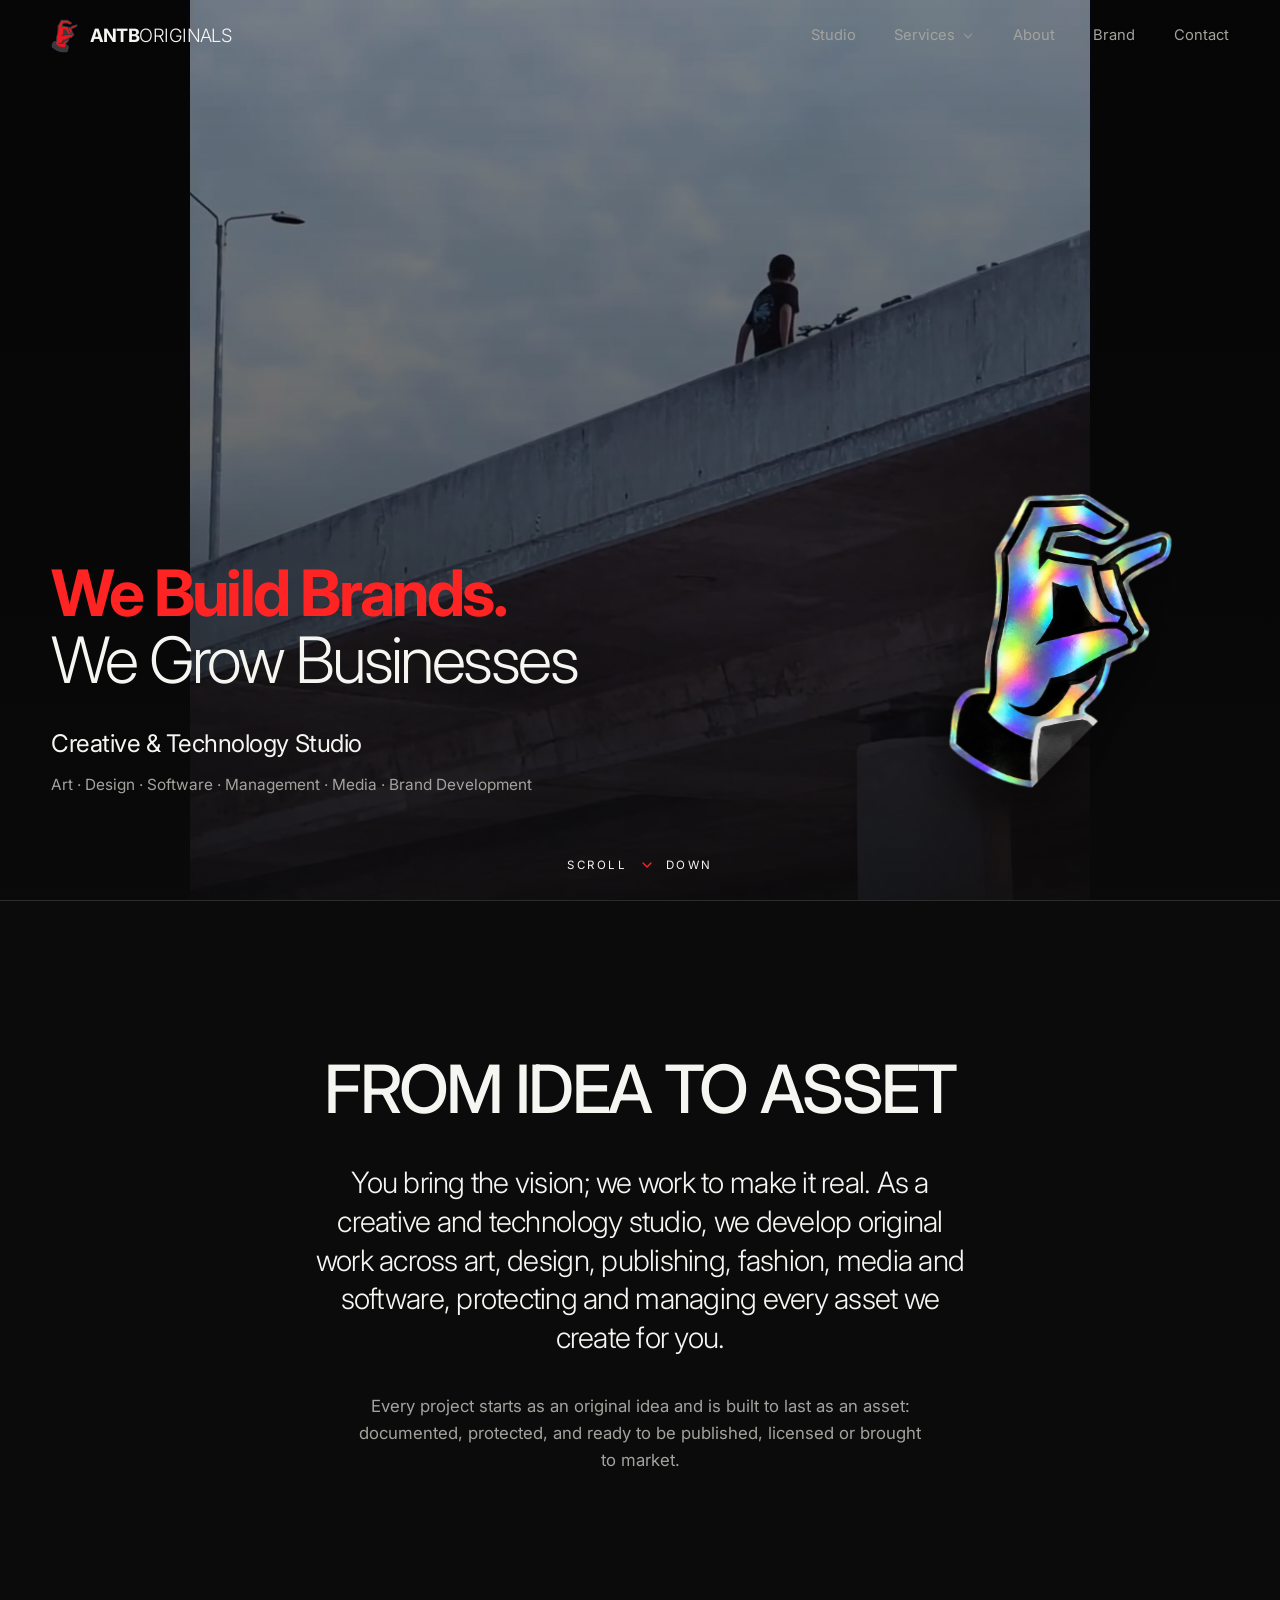
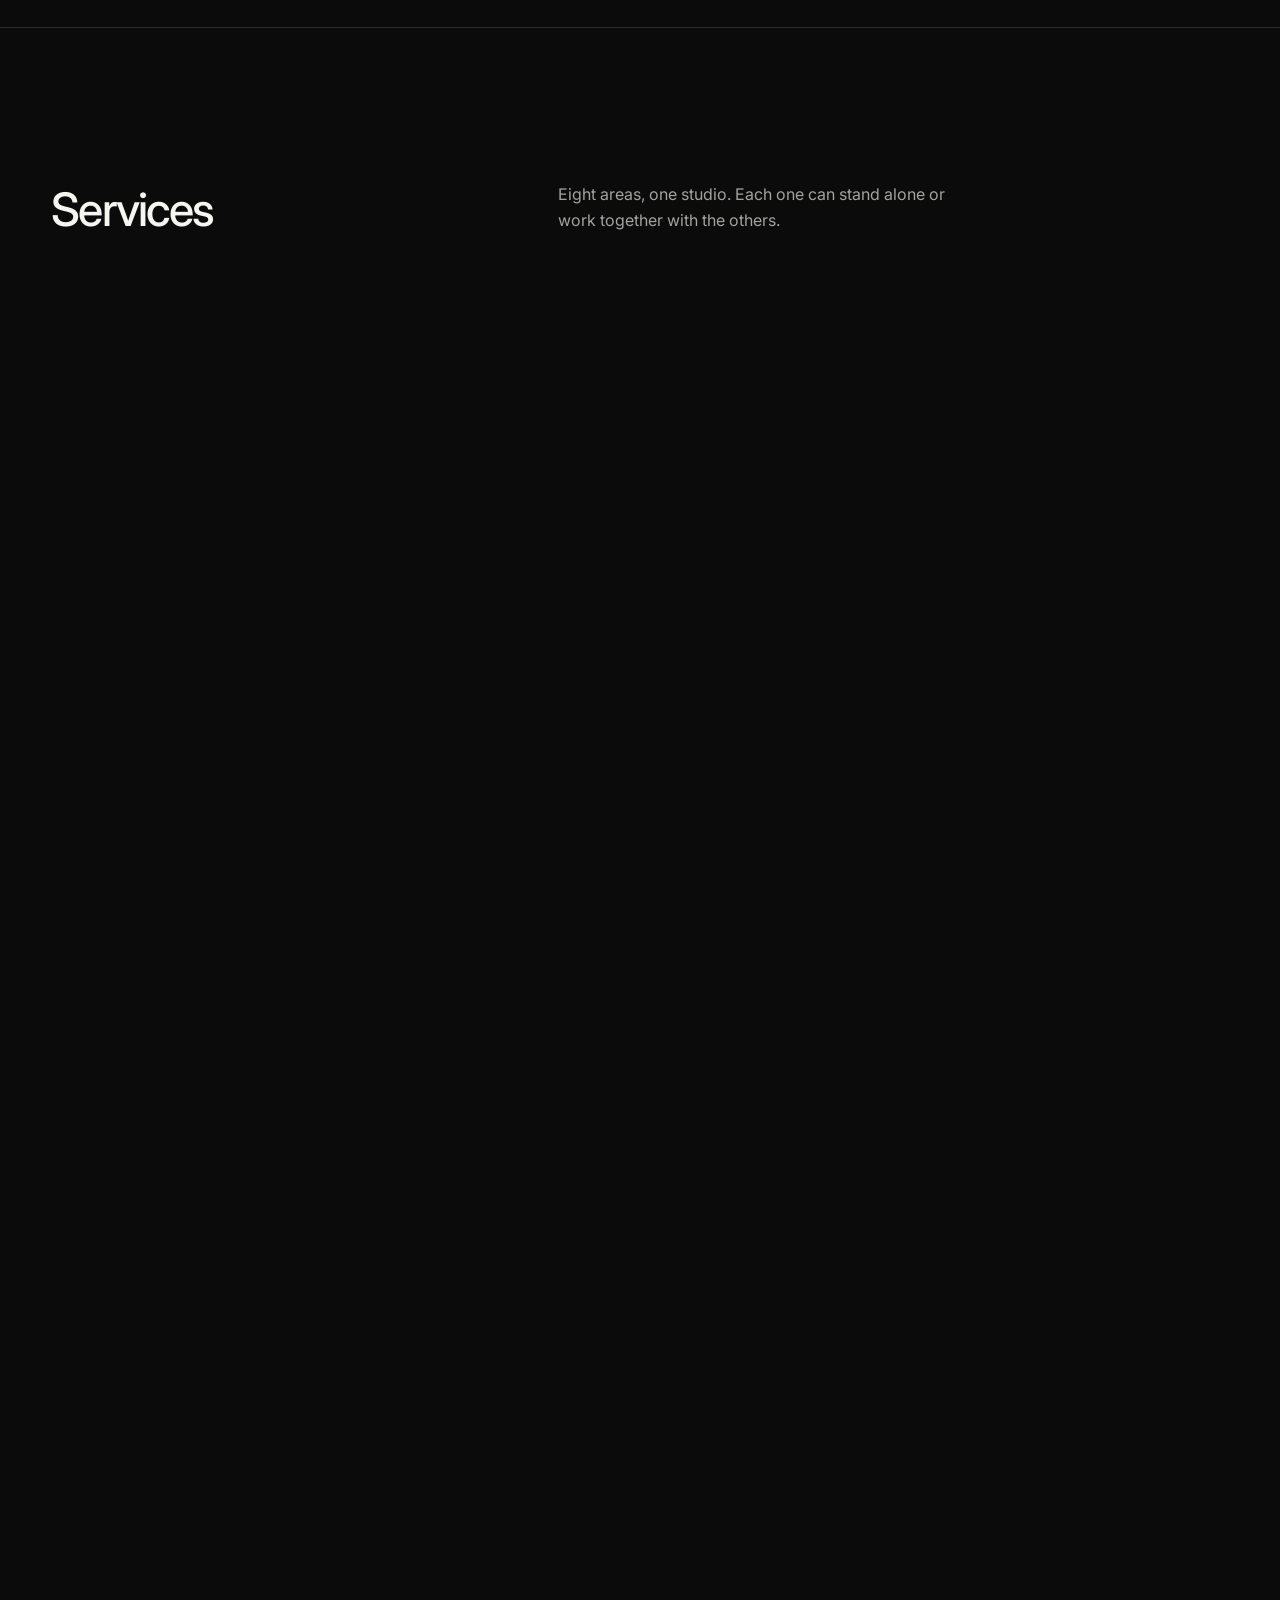
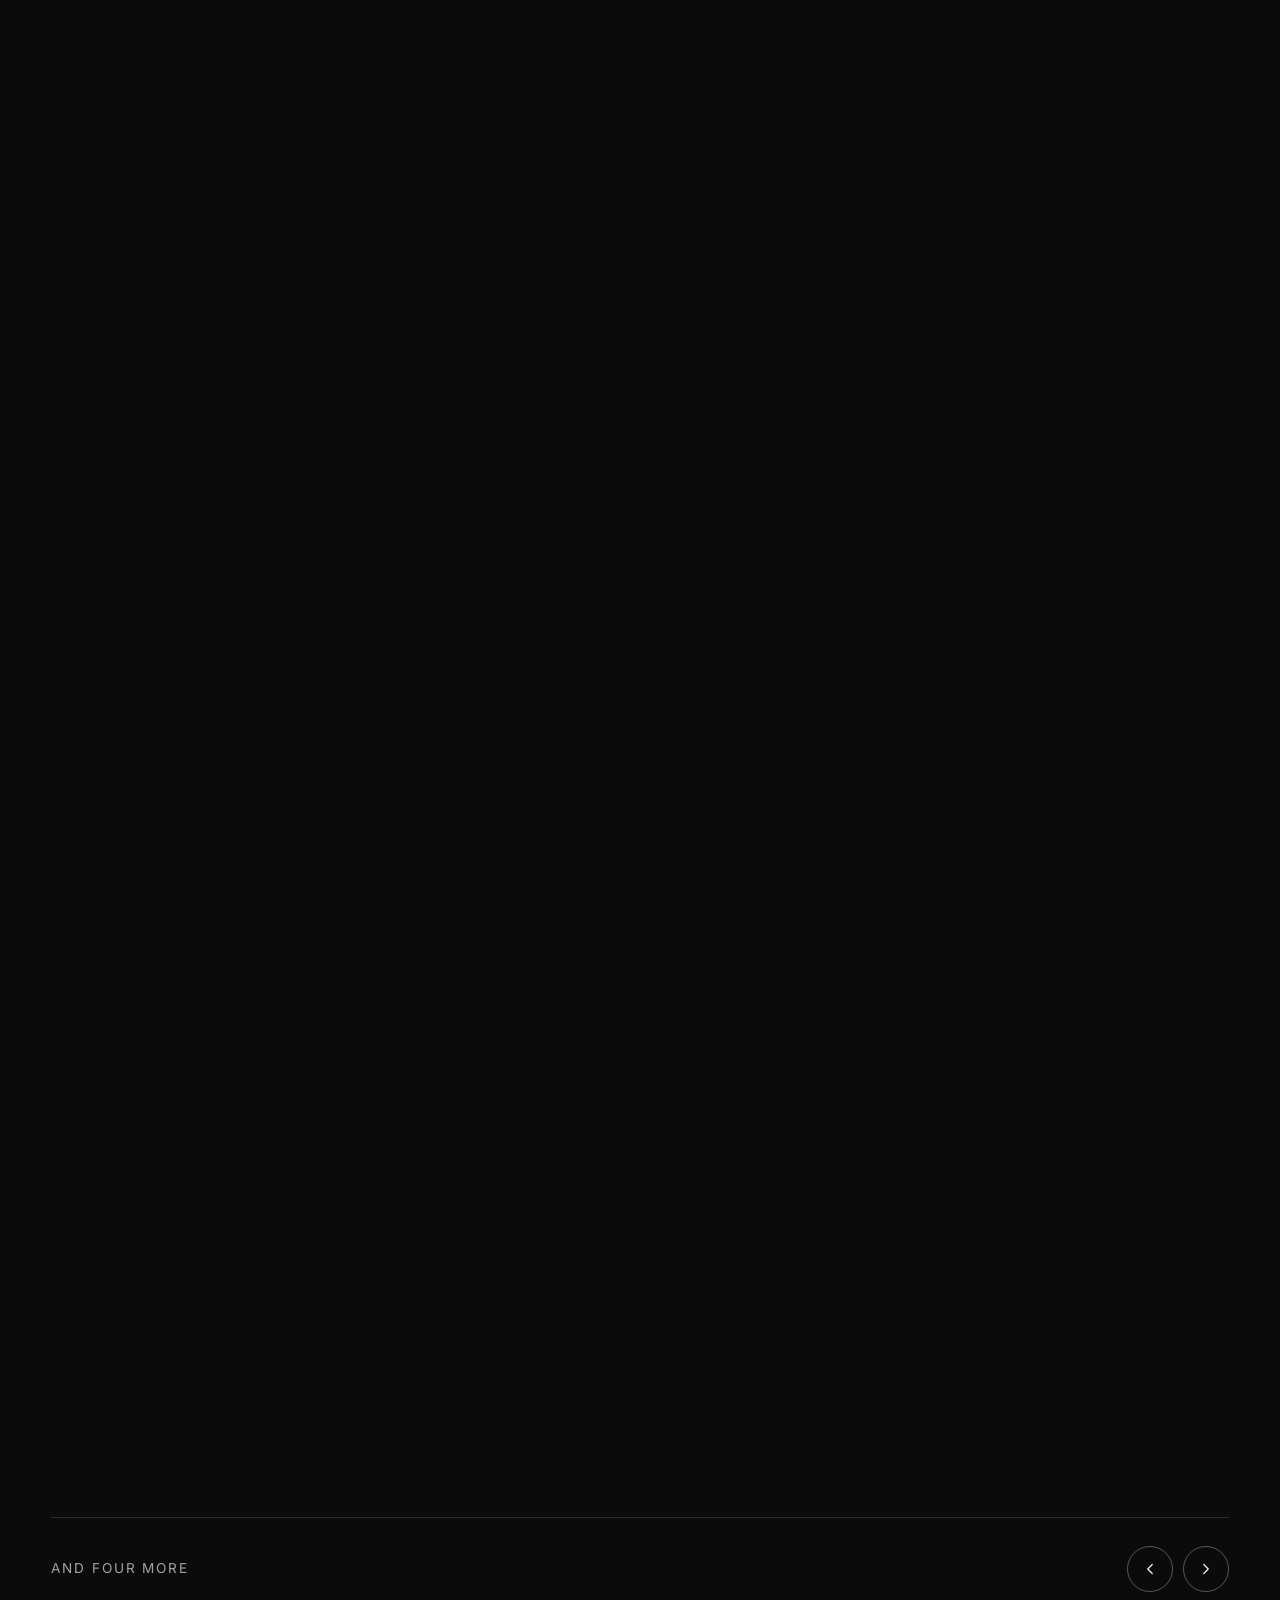
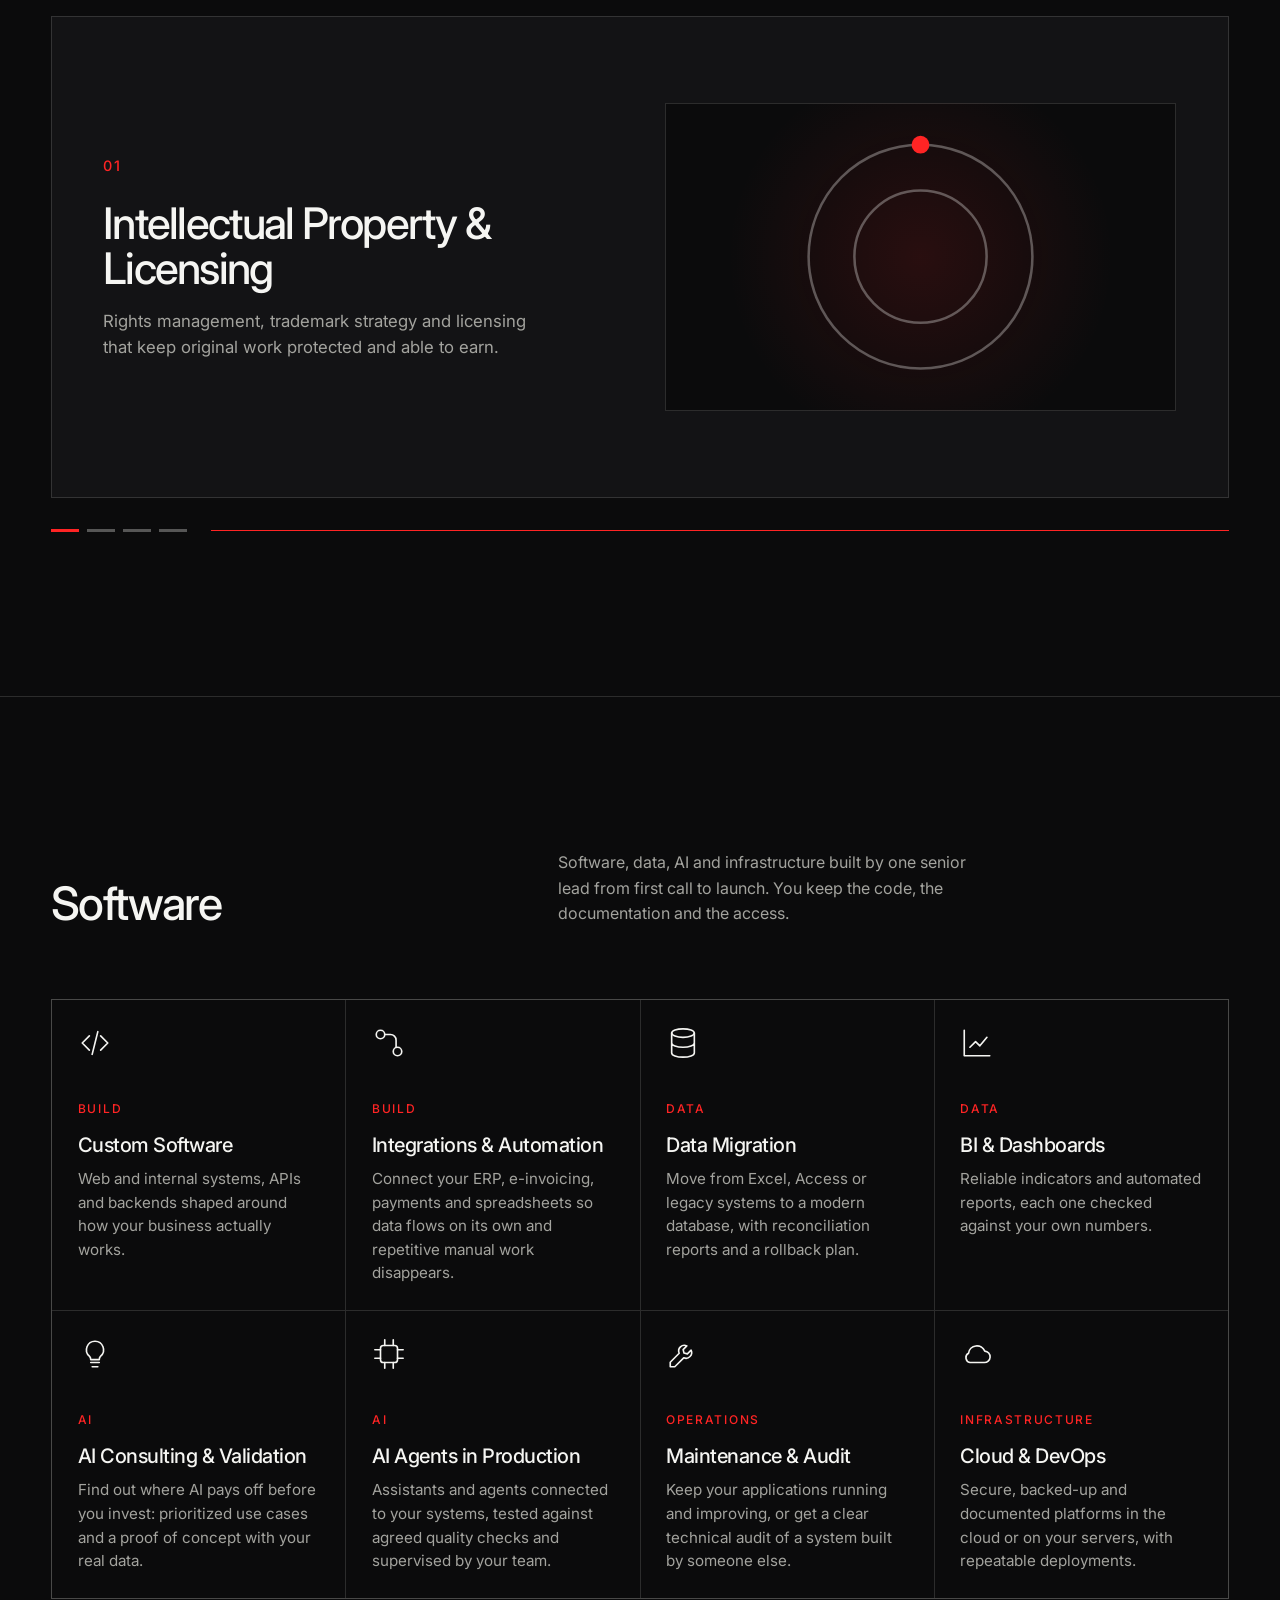
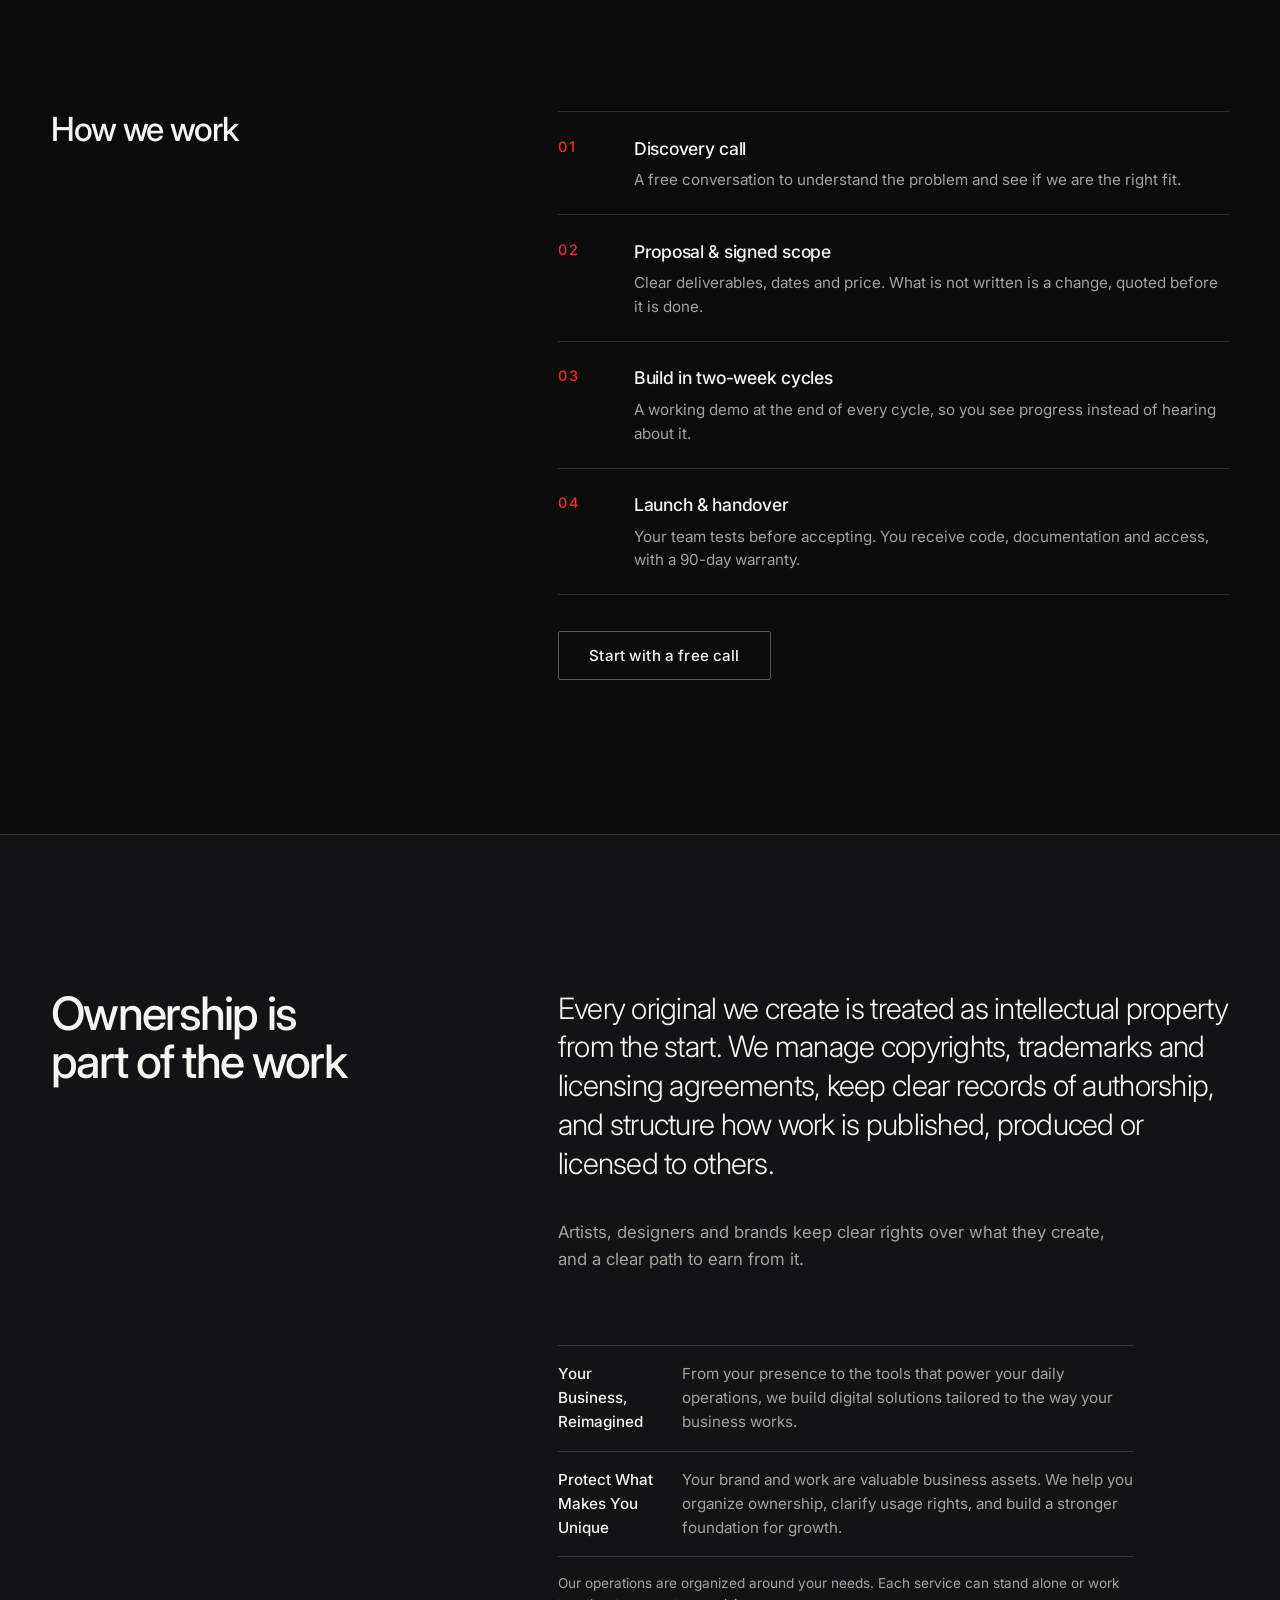
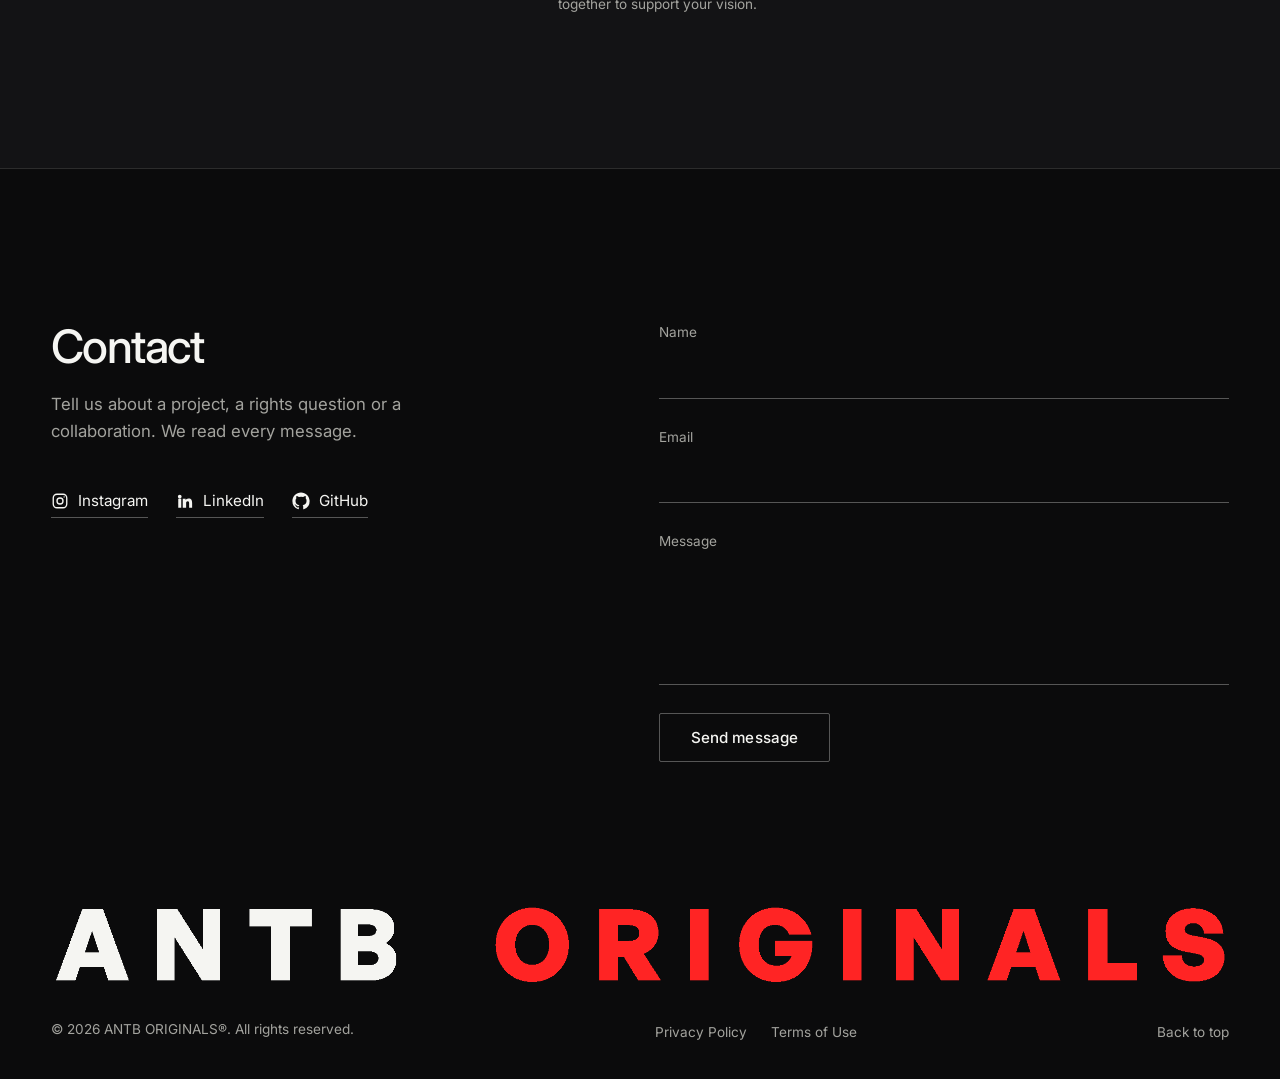
<file: antboriginals/index.html>
<!DOCTYPE html>
<html lang="en">
<head>
  <meta charset="utf-8">
  <meta name="viewport" content="width=device-width, initial-scale=1, viewport-fit=cover">
  <title>ANTB ORIGINALS — Creative &amp; Technology Studio</title>
  <meta name="description" content="ANTB ORIGINALS® is a creative and technology studio working across art, design, publishing, media, brand development and custom software.">
  <meta name="theme-color" content="#0b0b0c">
  <meta name="color-scheme" content="dark">
  <meta name="robots" content="index, follow">

  <link rel="canonical" href="https://antboriginals.com/">

  <meta property="og:type" content="website">
  <meta property="og:url" content="https://antboriginals.com/">
  <meta property="og:site_name" content="ANTB ORIGINALS">
  <meta property="og:locale" content="en_US">
  <meta property="og:title" content="ANTB ORIGINALS — Creative &amp; Technology Studio">
  <meta property="og:description" content="Original work across art, design, publishing, media, brand development and software, with intellectual property managed from the start.">
  <meta property="og:image" content="https://antboriginals.com/assets/og-image.jpg">
  <meta property="og:image:width" content="1200">
  <meta property="og:image:height" content="630">
  <meta property="og:image:alt" content="ANTB ORIGINALS®. Built beyond the expected.">

  <meta name="twitter:card" content="summary_large_image">
  <meta name="twitter:title" content="ANTB ORIGINALS — Creative &amp; Technology Studio">
  <meta name="twitter:description" content="Original work across art, design, publishing, media, brand development and software, with intellectual property managed from the start.">
  <meta name="twitter:image" content="https://antboriginals.com/assets/og-image.jpg">

  <link rel="icon" type="image/png" href="assets/favicon.png">
  <link rel="apple-touch-icon" href="assets/favicon.png">

  <link rel="preconnect" href="https://fonts.googleapis.com">
  <link rel="preconnect" href="https://fonts.gstatic.com" crossorigin>
  <link href="https://fonts.googleapis.com/css2?family=Inter:wght@300;400;500;600;700&display=swap" rel="stylesheet">
  <link rel="stylesheet" href="css/style.css?v=4">

  <script>if ('noModule' in HTMLScriptElement.prototype) document.documentElement.classList.add('js');</script>

  <script type="application/ld+json">
  {
    "@context": "https://schema.org",
    "@type": "Organization",
    "name": "ANTB ORIGINALS",
    "alternateName": "ANTB ORIGINALS®",
    "url": "https://antboriginals.com/",
    "logo": "https://antboriginals.com/assets/favicon.png",
    "description": "Creative and technology studio working across art, design, publishing, media, brand development and custom software.",
    "email": "ltinoco@antboriginals.com",
    "sameAs": [
      "https://www.instagram.com/antboriginals/",
      "https://www.linkedin.com/company/antb-originals/",
      "https://github.com/ANTBORIGINALS/"
    ]
  }
  </script>
</head>
<body id="top">
  <a class="skip-link" href="#studio">Skip to content</a>

  <header class="nav" id="nav">
    <div class="nav__inner">
      <a class="nav__logo" href="#top" aria-label="ANTB ORIGINALS®, back to top">
        <img src="assets/hand-mark.png" alt="" width="735" height="920">
        <span><b>ANTB</b>ORIGINALS</span>
      </a>

      <button class="nav__toggle" id="navToggle" type="button" aria-expanded="false" aria-controls="navLinks" aria-label="Open menu">
        <span></span><span></span>
      </button>

      <nav class="nav__links" id="navLinks" aria-label="Primary">
        <a href="#studio">Studio</a>
        <div class="nav__dropdown">
          <button class="nav__dropdown-toggle" type="button" aria-expanded="false" aria-controls="servicesMenu">
            Services
            <svg viewBox="0 0 24 24" aria-hidden="true"><path d="M6 9l6 6 6-6"/></svg>
          </button>
          <div class="nav__menu" id="servicesMenu">
            <a href="#services">Creative</a>
            <a href="#software">Software</a>
          </div>
        </div>
        <a href="#about">About</a>
        <a href="brand-manual.html">Brand</a>
        <a href="#contact">Contact</a>
      </nav>
    </div>
  </header>

  <main>
    <div class="sticker" id="sticker">
      <div class="sticker__fx" id="stickerFx">
        <div class="sticker__body">
          <img class="sticker__img" src="assets/sticker-holo.webp" alt="" width="900" height="900" draggable="false">
          <img class="sticker__flap" src="assets/sticker-holo.webp" alt="" width="900" height="900" draggable="false">
        </div>
      </div>
      <div class="v3-cube-loader" aria-hidden="true"><span class="v3-cube" style="--i:0"></span><span class="v3-cube" style="--i:1"></span><span class="v3-cube" style="--i:2"></span><span class="v3-cube" style="--i:3"></span><span class="v3-cube" style="--i:4"></span><span class="v3-cube" style="--i:5"></span><span class="v3-cube" style="--i:6"></span><span class="v3-cube" style="--i:7"></span><span class="v3-cube" style="--i:8"></span><span class="v3-cube" style="--i:9"></span><span class="v3-cube" style="--i:10"></span></div>
    </div>

    <section class="hero" aria-labelledby="heroTitle">
      <video class="hero__video" autoplay muted loop playsinline preload="auto" poster="assets/hero-poster.jpg" aria-hidden="true">
        <source src="assets/hero-background.mp4" type="video/mp4">
      </video>
      <div class="hero__scrim" aria-hidden="true"></div>

      <div class="container hero__grid">
        <div class="hero__copy">
          <h1 class="hero__title" id="heroTitle"><span class="hero__line"><span class="text-red">We Build Brands.</span></span><span class="hero__line">We Grow Businesses</span></h1>
          <p class="hero__subtitle">Creative &amp; Technology Studio</p>
          <p class="hero__areas">Art&nbsp;· Design&nbsp;· Software&nbsp;· Management&nbsp;· Media&nbsp;· Brand&nbsp;Development</p>
        </div>
        <div class="hero__mark" id="stickerSlot" aria-hidden="true"></div>
      </div>
      <a class="hero__scroll" href="#studio" aria-label="Scroll down">
        <span>Scroll</span>
        <svg viewBox="0 0 24 24" aria-hidden="true"><path d="M6 9l6 6 6-6"/></svg>
        <span>Down</span>
      </a>
    </section>

    <section class="section studio" id="studio" aria-labelledby="studioTitle">
      <div class="container studio__grid">
        <span class="loader-slot" id="loaderSlot" aria-hidden="true"></span>
        <div class="studio__text">
          <h2 class="section__title" id="studioTitle" data-reveal>FROM IDEA TO ASSET</h2>
          <p class="lead" data-reveal>You bring the vision; we work to make it real. As a creative and technology studio, we develop original work across art, design, publishing, fashion, media and software, protecting and managing every asset we create for you.</p>
          <p class="text-muted" data-reveal>Every project starts as an original idea and is built to last as an asset: documented, protected, and ready to be published, licensed or brought to market.</p>
        </div>
        <div class="loader-slot loader-slot--clone" aria-hidden="true"><div class="v3-cube-loader"><span class="v3-cube" style="--i:0"></span><span class="v3-cube" style="--i:1"></span><span class="v3-cube" style="--i:2"></span><span class="v3-cube" style="--i:3"></span><span class="v3-cube" style="--i:4"></span><span class="v3-cube" style="--i:5"></span><span class="v3-cube" style="--i:6"></span><span class="v3-cube" style="--i:7"></span><span class="v3-cube" style="--i:8"></span><span class="v3-cube" style="--i:9"></span><span class="v3-cube" style="--i:10"></span></div></div>
      </div>
    </section>

    <section class="section" id="services" aria-labelledby="servicesTitle">
      <div class="container">
        <div class="section__head">
          <h2 class="section__title" id="servicesTitle" data-reveal>Services</h2>
          <p class="text-muted section__intro" data-reveal>Eight areas, one studio. Each one can stand alone or work together with the others.</p>
        </div>

        <div class="svc-stage" id="svcStage">
          <div class="svc-sticky">
            <div class="svc-labels"><span class="svc-label" aria-hidden="true">Art &amp; Design</span><span class="svc-label" aria-hidden="true">Publishing &amp; Editorial</span><span class="svc-label" aria-hidden="true">Fashion</span><span class="svc-label" aria-hidden="true">Media &amp; Content</span></div>
            <ol class="svc-tiles">
            <li class="svc-tile">
              <div class="svc-tile__media">
                <video class="svc-video" muted loop playsinline preload="none" poster="assets/service-art-design-poster.jpg" data-src="assets/service-art-design.mp4" aria-hidden="true"></video>
                <span class="svc-tile__veil" aria-hidden="true"></span>
              </div>
              <p class="svc-tile__cap"><strong>Art &amp; Design</strong><span>Original artwork, illustration and visual design, made as distinctive pieces that stand alone or carry a brand.</span></p>
            </li>
            <li class="svc-tile">
              <div class="svc-tile__media">
                <video class="svc-video" muted loop playsinline preload="none" poster="assets/service-publishing-poster.jpg" data-src="assets/service-publishing.mp4" aria-hidden="true"></video>
                <span class="svc-tile__veil" aria-hidden="true"></span>
              </div>
              <p class="svc-tile__cap"><strong>Publishing &amp; Editorial</strong><span>Books, editorial projects and printed matter, from first concept and writing through layout and distribution.</span></p>
            </li>
            <li class="svc-tile">
              <div class="svc-tile__media">
                <video class="svc-video" muted loop playsinline preload="none" poster="assets/service-fashion-poster.jpg" data-src="assets/service-fashion.mp4" aria-hidden="true"></video>
                <span class="svc-tile__veil" aria-hidden="true"></span>
              </div>
              <p class="svc-tile__cap"><strong>Fashion</strong><span>Apparel and collections designed as complete lines, from the first sketch to labels, fit and presentation.</span></p>
            </li>
            <li class="svc-tile">
              <div class="svc-tile__media">
                <video class="svc-video" muted loop playsinline preload="none" poster="assets/service-media-poster.jpg" data-src="assets/service-media.mp4" aria-hidden="true"></video>
                <span class="svc-tile__veil" aria-hidden="true"></span>
              </div>
              <p class="svc-tile__cap"><strong>Media &amp; Content</strong><span>Photography, video and digital content produced with one consistent voice across every channel.</span></p>
            </li>
            </ol>
          </div>
        </div>

        <div class="slider" id="svcSlider" role="region" aria-roledescription="carousel" aria-label="More services">
          <div class="slider__head">
            <p class="slider__kicker">And four more</p>
            <div class="slider__ctrl">
              <button type="button" class="slider__btn" data-dir="-1" aria-label="Previous service"><svg viewBox="0 0 24 24" aria-hidden="true"><path d="M15 6l-6 6 6 6"/></svg></button>
              <button type="button" class="slider__btn" data-dir="1" aria-label="Next service"><svg viewBox="0 0 24 24" aria-hidden="true"><path d="M9 6l6 6-6 6"/></svg></button>
            </div>
          </div>
          <div class="slider__viewport" tabindex="0">
            <ul class="slider__track">
              <li class="slide" role="group" aria-roledescription="slide" aria-label="1 of 4">
                <div class="slide__copy"><span class="slide__num">01</span><h3>Intellectual Property &amp; Licensing</h3><p>Rights management, trademark strategy and licensing that keep original work protected and able to earn.</p></div>
                <div class="slide__art" aria-hidden="true"><svg viewBox="0 0 200 120"><circle class="a-ring" cx="100" cy="60" r="26"/><circle class="a-ring" cx="100" cy="60" r="44"/><g class="a-orbit"><circle class="a-fill" cx="100" cy="16" r="3.5"/></g></svg></div>
              </li>
              <li class="slide" role="group" aria-roledescription="slide" aria-label="2 of 4">
                <div class="slide__copy"><span class="slide__num">02</span><h3>Business &amp; Operations</h3><p>The structure behind the work: planning, administration and management that keep creative projects moving.</p></div>
                <div class="slide__art" aria-hidden="true"><svg viewBox="0 0 200 120"><g class="a-bars"><rect x="58" y="30" width="12" height="76"/><rect x="78" y="30" width="12" height="76"/><rect x="98" y="30" width="12" height="76"/><rect x="118" y="30" width="12" height="76"/><rect class="a-hot" x="138" y="30" width="12" height="76"/></g></svg></div>
              </li>
              <li class="slide" role="group" aria-roledescription="slide" aria-label="3 of 4">
                <div class="slide__copy"><span class="slide__num">03</span><h3>Marketing &amp; Communications</h3><p>Campaigns, messaging and public communications planned around what a brand needs to say, and to whom.</p></div>
                <div class="slide__art" aria-hidden="true"><svg viewBox="0 0 200 120"><g class="a-wave"><line x1="52" y1="34" x2="52" y2="86"/><line x1="64" y1="34" x2="64" y2="86"/><line x1="76" y1="34" x2="76" y2="86"/><line x1="88" y1="34" x2="88" y2="86"/><line x1="100" y1="34" x2="100" y2="86"/><line x1="112" y1="34" x2="112" y2="86"/><line x1="124" y1="34" x2="124" y2="86"/><line x1="136" y1="34" x2="136" y2="86"/><line x1="148" y1="34" x2="148" y2="86"/></g></svg></div>
              </li>
              <li class="slide" role="group" aria-roledescription="slide" aria-label="4 of 4">
                <div class="slide__copy"><span class="slide__num">04</span><h3>Brand Development</h3><p>Naming, identity systems and brand guidelines that give a business a clear and lasting presence.</p></div>
                <div class="slide__art" aria-hidden="true"><svg viewBox="0 0 200 120"><g class="a-cube"><path d="M100 18l36 20v44l-36 20-36-20V38z"/><path d="M64 38l36 20 36-20M100 58v44"/></g></svg></div>
              </li>
            </ul>
          </div>
          <div class="slider__foot">
            <div class="slider__dots"><button type="button" aria-label="Go to slide 1"></button><button type="button" aria-label="Go to slide 2"></button><button type="button" aria-label="Go to slide 3"></button><button type="button" aria-label="Go to slide 4"></button></div>
            <span class="slider__bar" aria-hidden="true"><i></i></span>
          </div>
        </div>
      </div>
    </section>

    <section class="section software" id="software" aria-labelledby="softwareTitle">
      <div class="container">
        <div class="section__head">
          <h2 class="section__title" id="softwareTitle" data-reveal>Software</h2>
          <p class="text-muted section__intro" data-reveal>Software, data, AI and infrastructure built by one senior lead from first call to launch. You keep the code, the documentation and the access.</p>
        </div>

        <ul class="grid software__grid">
          <li class="card" data-reveal>
            <svg viewBox="0 0 24 24" aria-hidden="true"><path d="M8 7l-5 5 5 5M16 7l5 5-5 5M14 4l-4 16"/></svg>
            <div>
              <p class="card__kicker">Build</p>
              <h3>Custom Software</h3>
              <p>Web and internal systems, APIs and backends shaped around how your business actually works.</p>
            </div>
          </li>
          <li class="card" data-reveal>
            <svg viewBox="0 0 24 24" aria-hidden="true"><circle cx="6" cy="6" r="3"/><circle cx="18" cy="18" r="3"/><path d="M9 6h4a4 4 0 0 1 4 4v5"/></svg>
            <div>
              <p class="card__kicker">Build</p>
              <h3>Integrations &amp; Automation</h3>
              <p>Connect your ERP, e-invoicing, payments and spreadsheets so data flows on its own and repetitive manual work disappears.</p>
            </div>
          </li>
          <li class="card" data-reveal>
            <svg viewBox="0 0 24 24" aria-hidden="true"><ellipse cx="12" cy="5" rx="8" ry="3"/><path d="M4 5v14c0 1.7 3.6 3 8 3s8-1.3 8-3V5M4 12c0 1.7 3.6 3 8 3s8-1.3 8-3"/></svg>
            <div>
              <p class="card__kicker">Data</p>
              <h3>Data Migration</h3>
              <p>Move from Excel, Access or legacy systems to a modern database, with reconciliation reports and a rollback plan.</p>
            </div>
          </li>
          <li class="card" data-reveal>
            <svg viewBox="0 0 24 24" aria-hidden="true"><path d="M3 3v18h18M7 15l4-4 3 3 5-6"/></svg>
            <div>
              <p class="card__kicker">Data</p>
              <h3>BI &amp; Dashboards</h3>
              <p>Reliable indicators and automated reports, each one checked against your own numbers.</p>
            </div>
          </li>
          <li class="card" data-reveal>
            <svg viewBox="0 0 24 24" aria-hidden="true"><path d="M9 18h6M10 21h4M12 3a6 6 0 0 0-4 10.5c.7.7 1 1.5 1 2.5h6c0-1 .3-1.8 1-2.5A6 6 0 0 0 12 3z"/></svg>
            <div>
              <p class="card__kicker">AI</p>
              <h3>AI Consulting &amp; Validation</h3>
              <p>Find out where AI pays off before you invest: prioritized use cases and a proof of concept with your real data.</p>
            </div>
          </li>
          <li class="card" data-reveal>
            <svg viewBox="0 0 24 24" aria-hidden="true"><rect x="6" y="6" width="12" height="12" rx="2"/><path d="M9 2v4M15 2v4M9 18v4M15 18v4M2 9h4M2 15h4M18 9h4M18 15h4"/></svg>
            <div>
              <p class="card__kicker">AI</p>
              <h3>AI Agents in Production</h3>
              <p>Assistants and agents connected to your systems, tested against agreed quality checks and supervised by your team.</p>
            </div>
          </li>
          <li class="card" data-reveal>
            <svg viewBox="0 0 24 24" aria-hidden="true"><path d="M14.7 6.3a4 4 0 0 0-5.4 5.2L3 17.8V21h3.2l6.3-6.3a4 4 0 0 0 5.2-5.4l-2.6 2.6-2.4-.6-.6-2.4z"/></svg>
            <div>
              <p class="card__kicker">Operations</p>
              <h3>Maintenance &amp; Audit</h3>
              <p>Keep your applications running and improving, or get a clear technical audit of a system built by someone else.</p>
            </div>
          </li>
          <li class="card" data-reveal>
            <svg viewBox="0 0 24 24" aria-hidden="true"><path d="M7 18h10a4 4 0 0 0 .5-8 6 6 0 0 0-11.5 1.5A3.5 3.5 0 0 0 7 18z"/></svg>
            <div>
              <p class="card__kicker">Infrastructure</p>
              <h3>Cloud &amp; DevOps</h3>
              <p>Secure, backed-up and documented platforms in the cloud or on your servers, with repeatable deployments.</p>
            </div>
          </li>
        </ul>

        <div class="split software__how">
          <h3 class="software__subtitle" data-reveal>How we work</h3>
          <div class="split__body" data-reveal>
            <ol class="software__steps">
              <li><span>01</span><div><strong>Discovery call</strong><p>A free conversation to understand the problem and see if we are the right fit.</p></div></li>
              <li><span>02</span><div><strong>Proposal &amp; signed scope</strong><p>Clear deliverables, dates and price. What is not written is a change, quoted before it is done.</p></div></li>
              <li><span>03</span><div><strong>Build in two-week cycles</strong><p>A working demo at the end of every cycle, so you see progress instead of hearing about it.</p></div></li>
              <li><span>04</span><div><strong>Launch &amp; handover</strong><p>Your team tests before accepting. You receive code, documentation and access, with a 90-day warranty.</p></div></li>
            </ol>
            <a class="btn software__cta" href="#contact">Start with a free call</a>
          </div>
        </div>
      </div>
    </section>

    <section class="section section--surface" id="about" aria-labelledby="aboutTitle">
      <div class="container split">
        <h2 class="section__title" id="aboutTitle" data-reveal>Ownership is part of the work</h2>
        <div class="split__body" data-reveal>
          <p class="lead">Every original we create is treated as intellectual property from the start. We manage copyrights, trademarks and licensing agreements, keep clear records of authorship, and structure how work is published, produced or licensed to others.</p>
          <p class="text-muted">Artists, designers and brands keep clear rights over what they create, and a clear path to earn from it.</p>

          <dl class="note">
            <div>
              <dt>Your Business, Reimagined</dt>
              <dd>From your presence to the tools that power your daily operations, we build digital solutions tailored to the way your business works.</dd>
            </div>
            <div>
              <dt>Protect What Makes You Unique</dt>
              <dd>Your brand and work are valuable business assets. We help you organize ownership, clarify usage rights, and build a stronger foundation for growth.</dd>
            </div>
          </dl>
          <p class="note__caption">Our operations are organized around your needs. Each service can stand alone or work together to support your vision.</p>
        </div>
      </div>
    </section>
  </main>

  <footer class="footer" id="contact" aria-labelledby="contactTitle">
    <div class="container split footer__top">
      <div data-reveal>
        <h2 class="section__title" id="contactTitle">Contact</h2>
        <p class="text-muted footer__intro">Tell us about a project, a rights question or a collaboration. We read every message.</p>
        <ul class="social">
          <li><a href="https://www.instagram.com/antboriginals/" target="_blank" rel="noopener"><svg width="18" height="18" viewBox="0 0 24 24" fill="none" stroke="currentColor" stroke-width="1.8" aria-hidden="true"><rect x="3" y="3" width="18" height="18" rx="5"/><circle cx="12" cy="12" r="4"/><circle cx="17.5" cy="6.5" r="0.9" fill="currentColor" stroke="none"/></svg><span>Instagram</span></a></li>
          <li><a href="https://www.linkedin.com/company/antb-originals/" target="_blank" rel="noopener"><svg width="18" height="18" viewBox="0 0 24 24" fill="currentColor" aria-hidden="true"><path d="M4.98 3.5a2.5 2.5 0 1 1 0 5 2.5 2.5 0 0 1 0-5zM3 9h4v12H3zM9 9h3.8v1.7h.1c.5-1 1.8-2 3.8-2 4 0 4.8 2.6 4.8 6V21h-4v-5.6c0-1.3 0-3-1.9-3s-2.1 1.4-2.1 2.9V21H9z"/></svg><span>LinkedIn</span></a></li>
          <li><a href="https://github.com/ANTBORIGINALS" target="_blank" rel="noopener"><svg width="18" height="18" viewBox="0 0 24 24" fill="currentColor" aria-hidden="true"><path d="M12 .5C5.65.5.5 5.65.5 12a11.5 11.5 0 0 0 7.86 10.92c.58.1.79-.25.79-.56v-2c-3.2.7-3.88-1.37-3.88-1.37-.52-1.33-1.28-1.69-1.28-1.69-1.04-.71.08-.7.08-.7 1.16.08 1.77 1.19 1.77 1.19 1.03 1.76 2.7 1.25 3.36.96.1-.75.4-1.25.73-1.54-2.55-.29-5.24-1.28-5.24-5.68 0-1.26.45-2.28 1.19-3.09-.12-.29-.52-1.46.11-3.05 0 0 .97-.31 3.17 1.18a11 11 0 0 1 5.77 0c2.2-1.49 3.17-1.18 3.17-1.18.63 1.59.23 2.76.11 3.05.74.81 1.19 1.83 1.19 3.09 0 4.41-2.69 5.38-5.25 5.67.41.36.78 1.06.78 2.14v3.17c0 .31.21.67.8.56A11.5 11.5 0 0 0 23.5 12C23.5 5.65 18.35.5 12 .5z"/></svg><span>GitHub</span></a></li>
        </ul>
      </div>

      <form class="form" id="contactForm" novalidate data-reveal>
        <div class="field">
          <label for="name">Name</label>
          <input id="name" name="name" type="text" autocomplete="name" required>
        </div>
        <div class="field">
          <label for="email">Email</label>
          <input id="email" name="email" type="email" autocomplete="email" required>
        </div>
        <div class="field">
          <label for="message">Message</label>
          <textarea id="message" name="message" rows="4" required></textarea>
        </div>
        <input class="hp" type="text" name="_gotcha" tabindex="-1" autocomplete="off" aria-hidden="true">
        <div class="form__actions">
          <button class="btn" type="submit">Send message</button>
          <p class="form__status" id="formStatus" role="status" aria-live="polite"></p>
        </div>
      </form>
    </div>

    <div class="container">
      <img class="footer__wordmark" src="assets/wordmark-dark.png" alt="ANTB ORIGINALS" width="2327" height="165" loading="lazy">
    </div>

    <div class="container footer__bottom">
      <p>© <span id="year">2026</span> ANTB ORIGINALS®. All rights reserved.</p>
      <nav class="footer__legal" aria-label="Legal">
        <a href="privacy-policy.html">Privacy Policy</a>
        <a href="terms-of-use.html">Terms of Use</a>
      </nav>
      <a href="#top">Back to top</a>
    </div>
  </footer>

  <script type="module" src="js/main.js?v=3"></script>
</body>
</html>
</file>
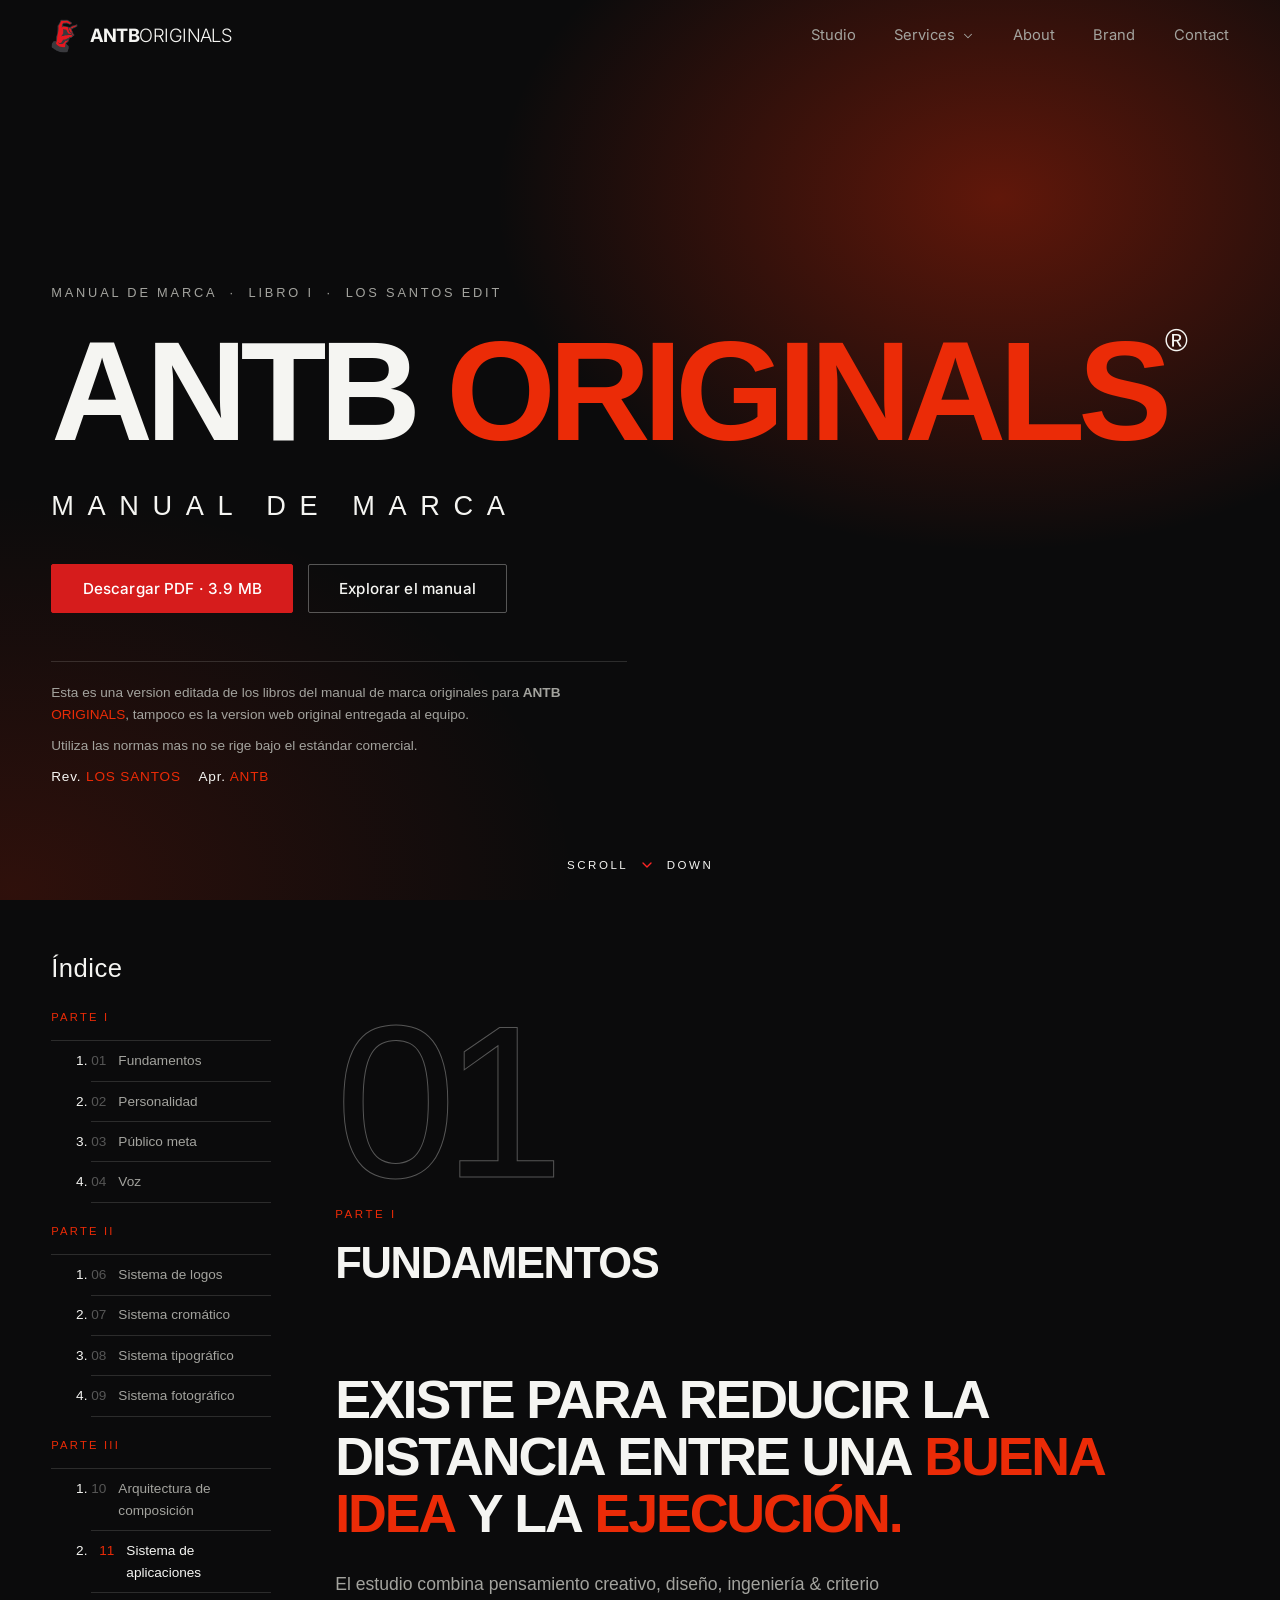
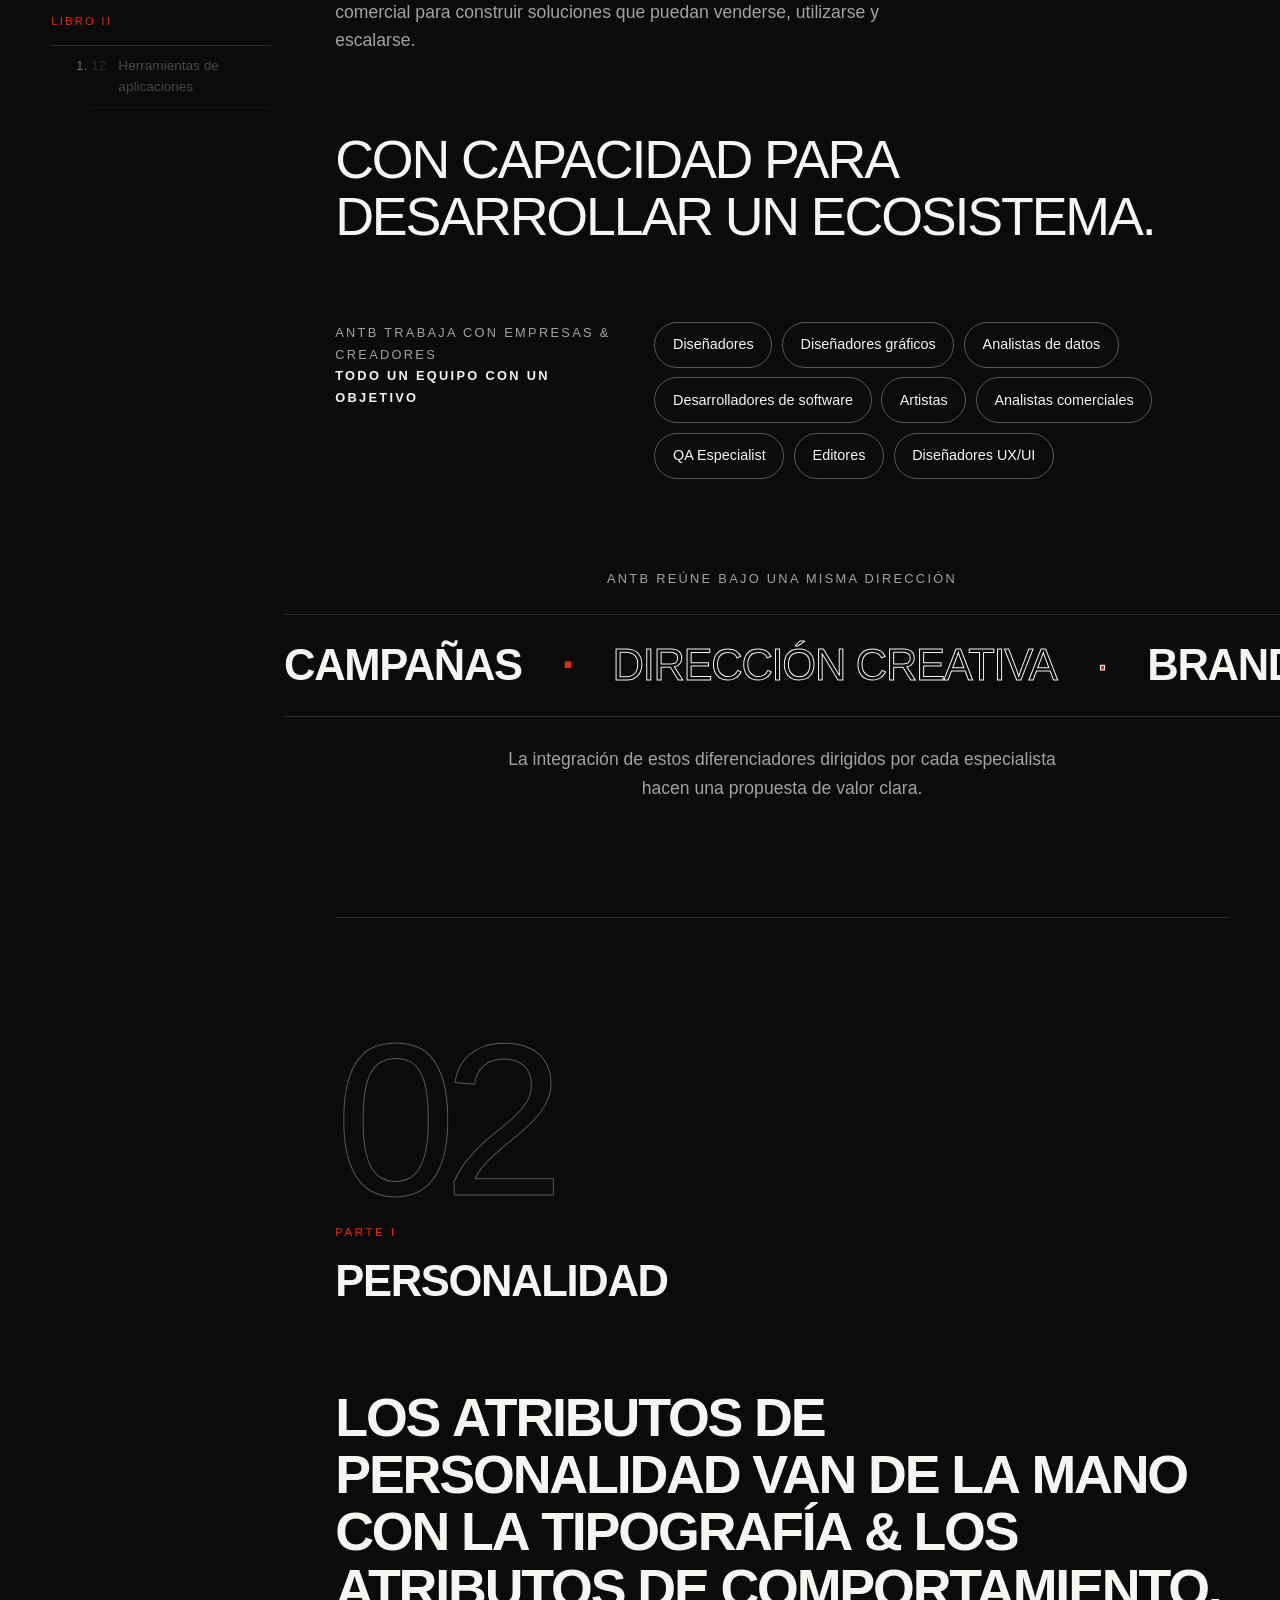
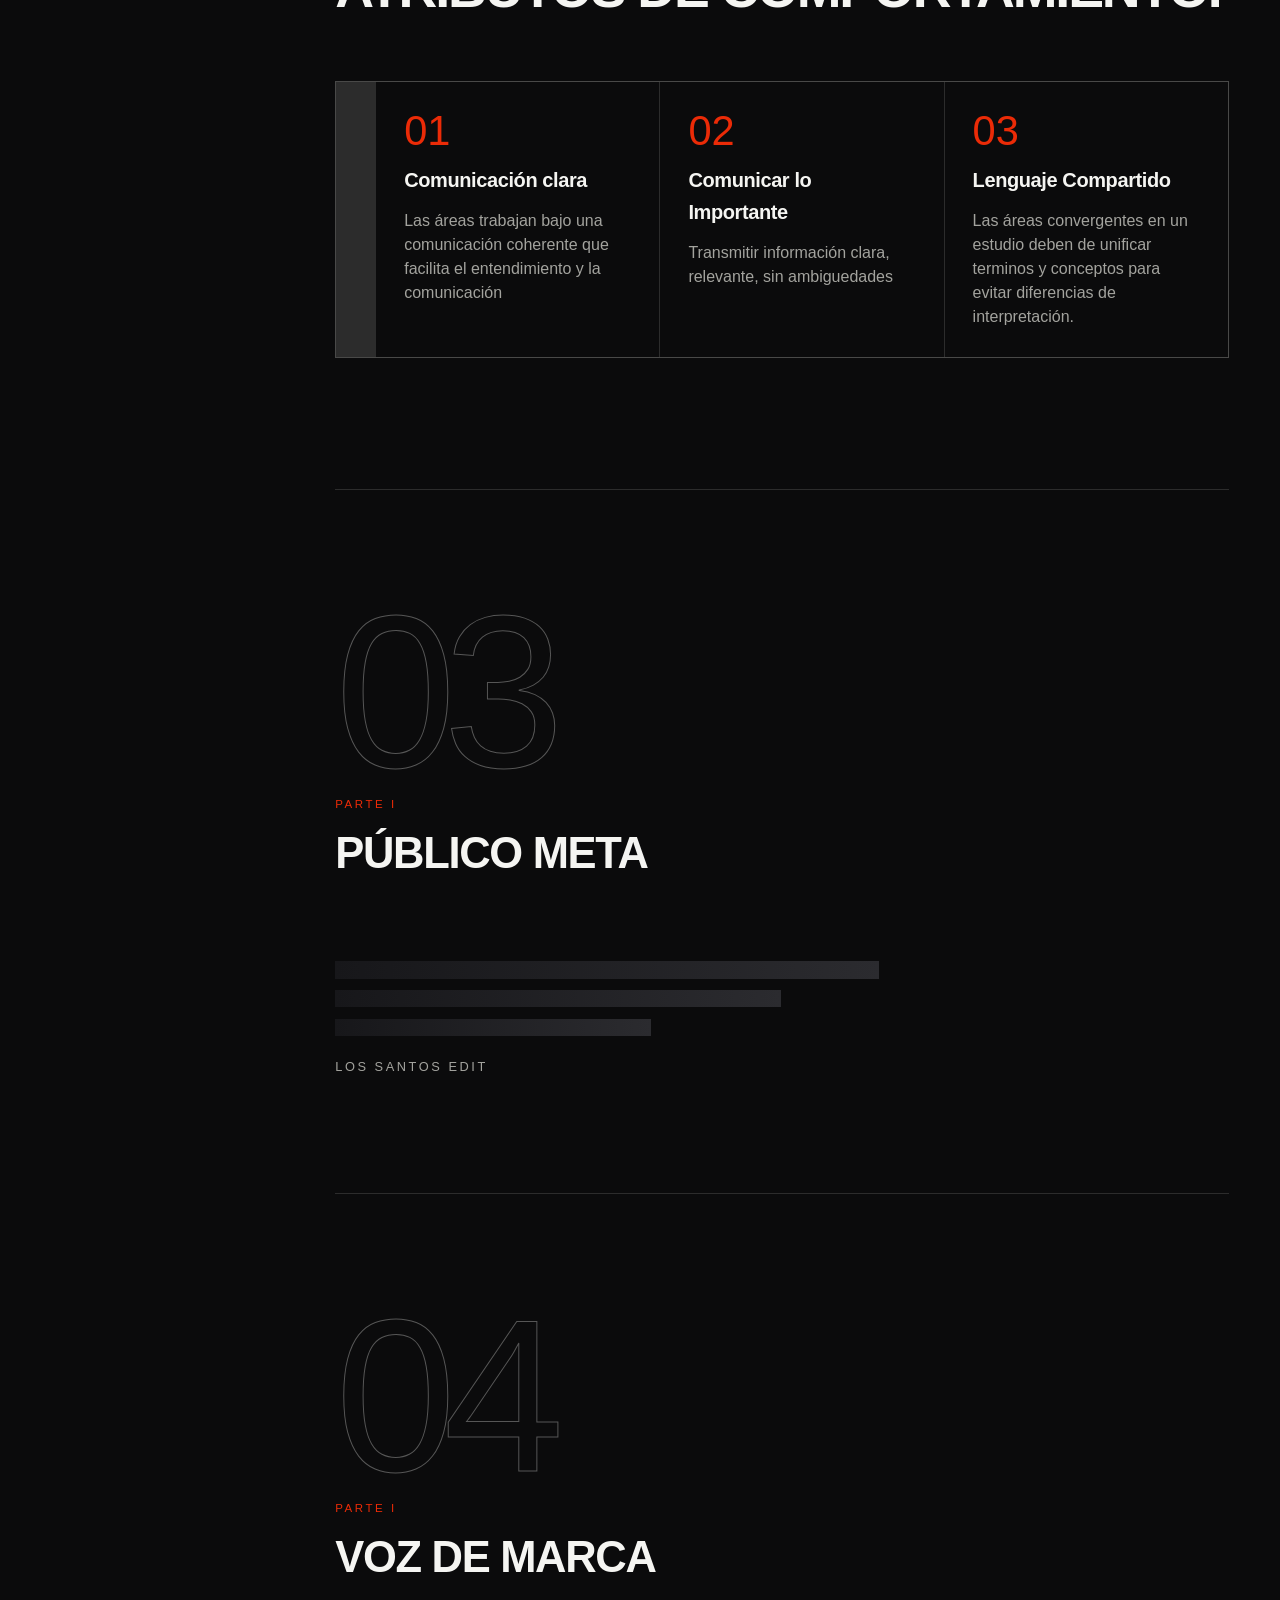
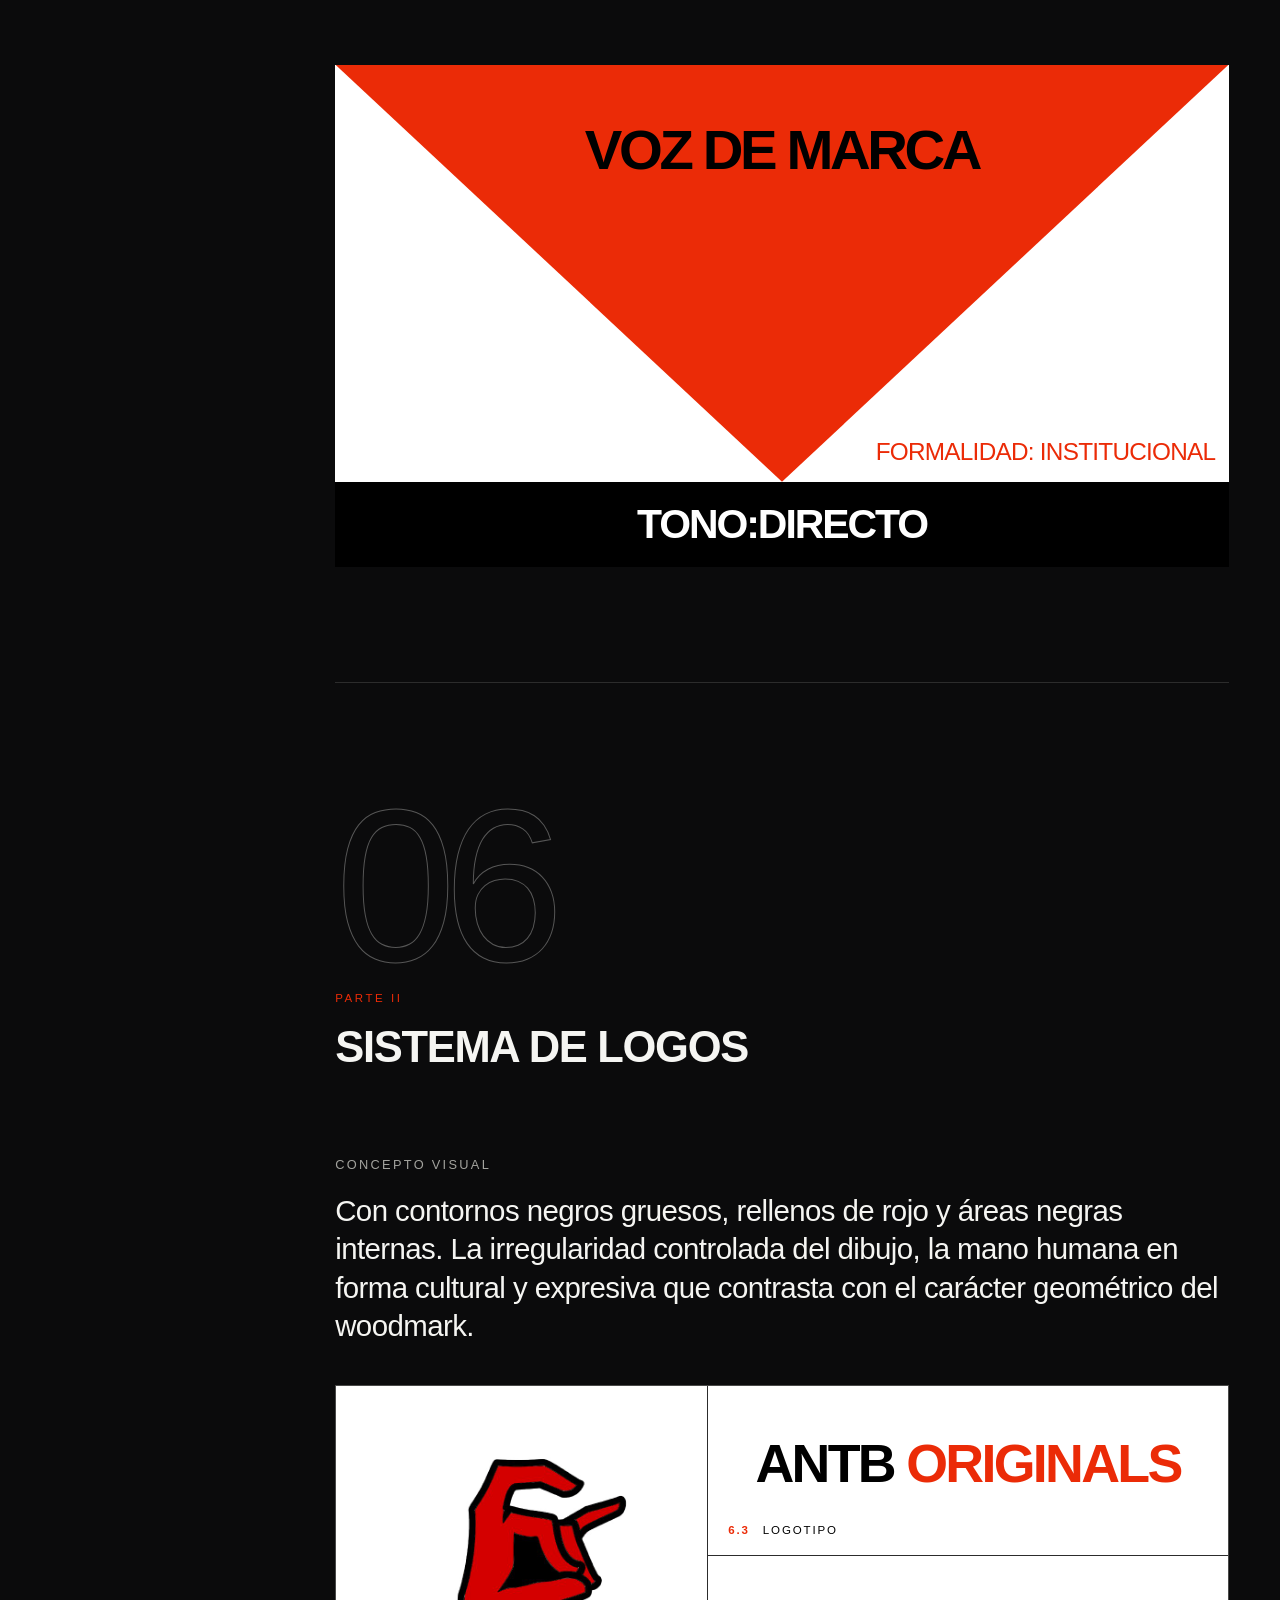
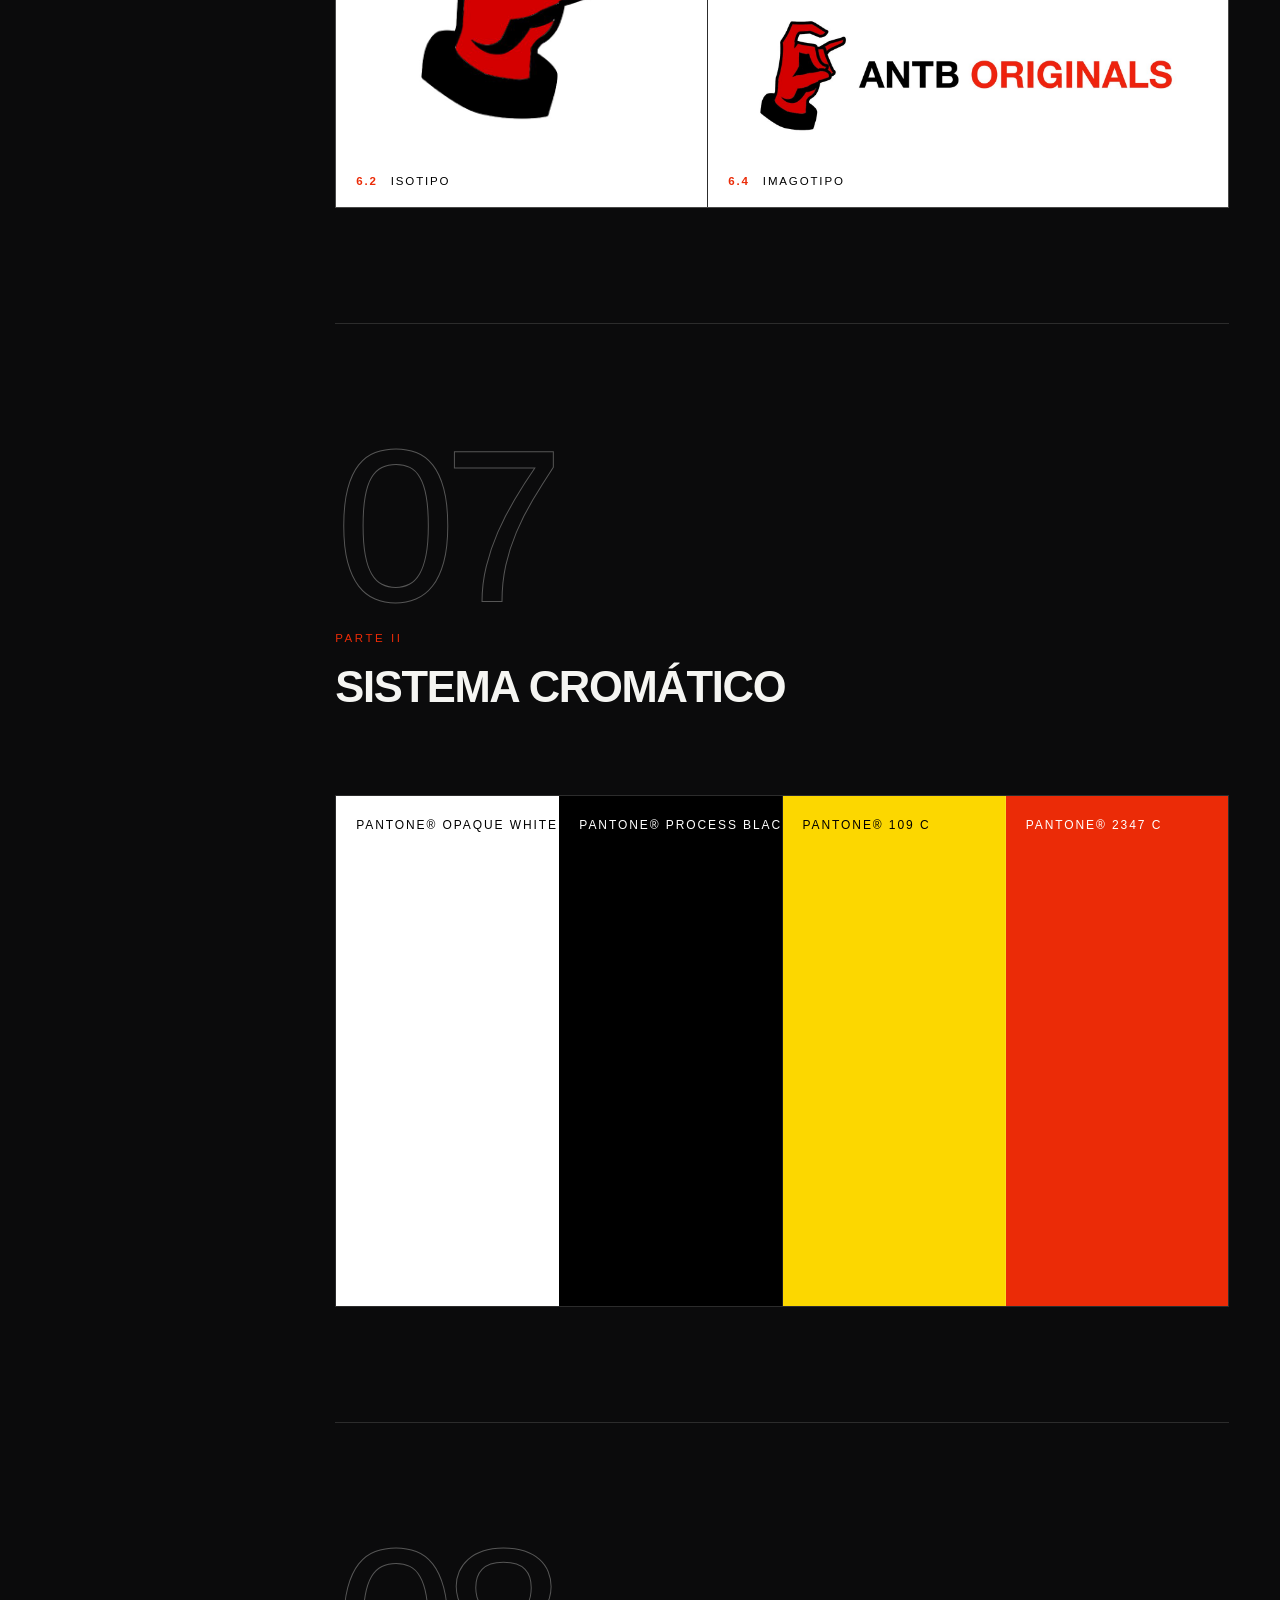
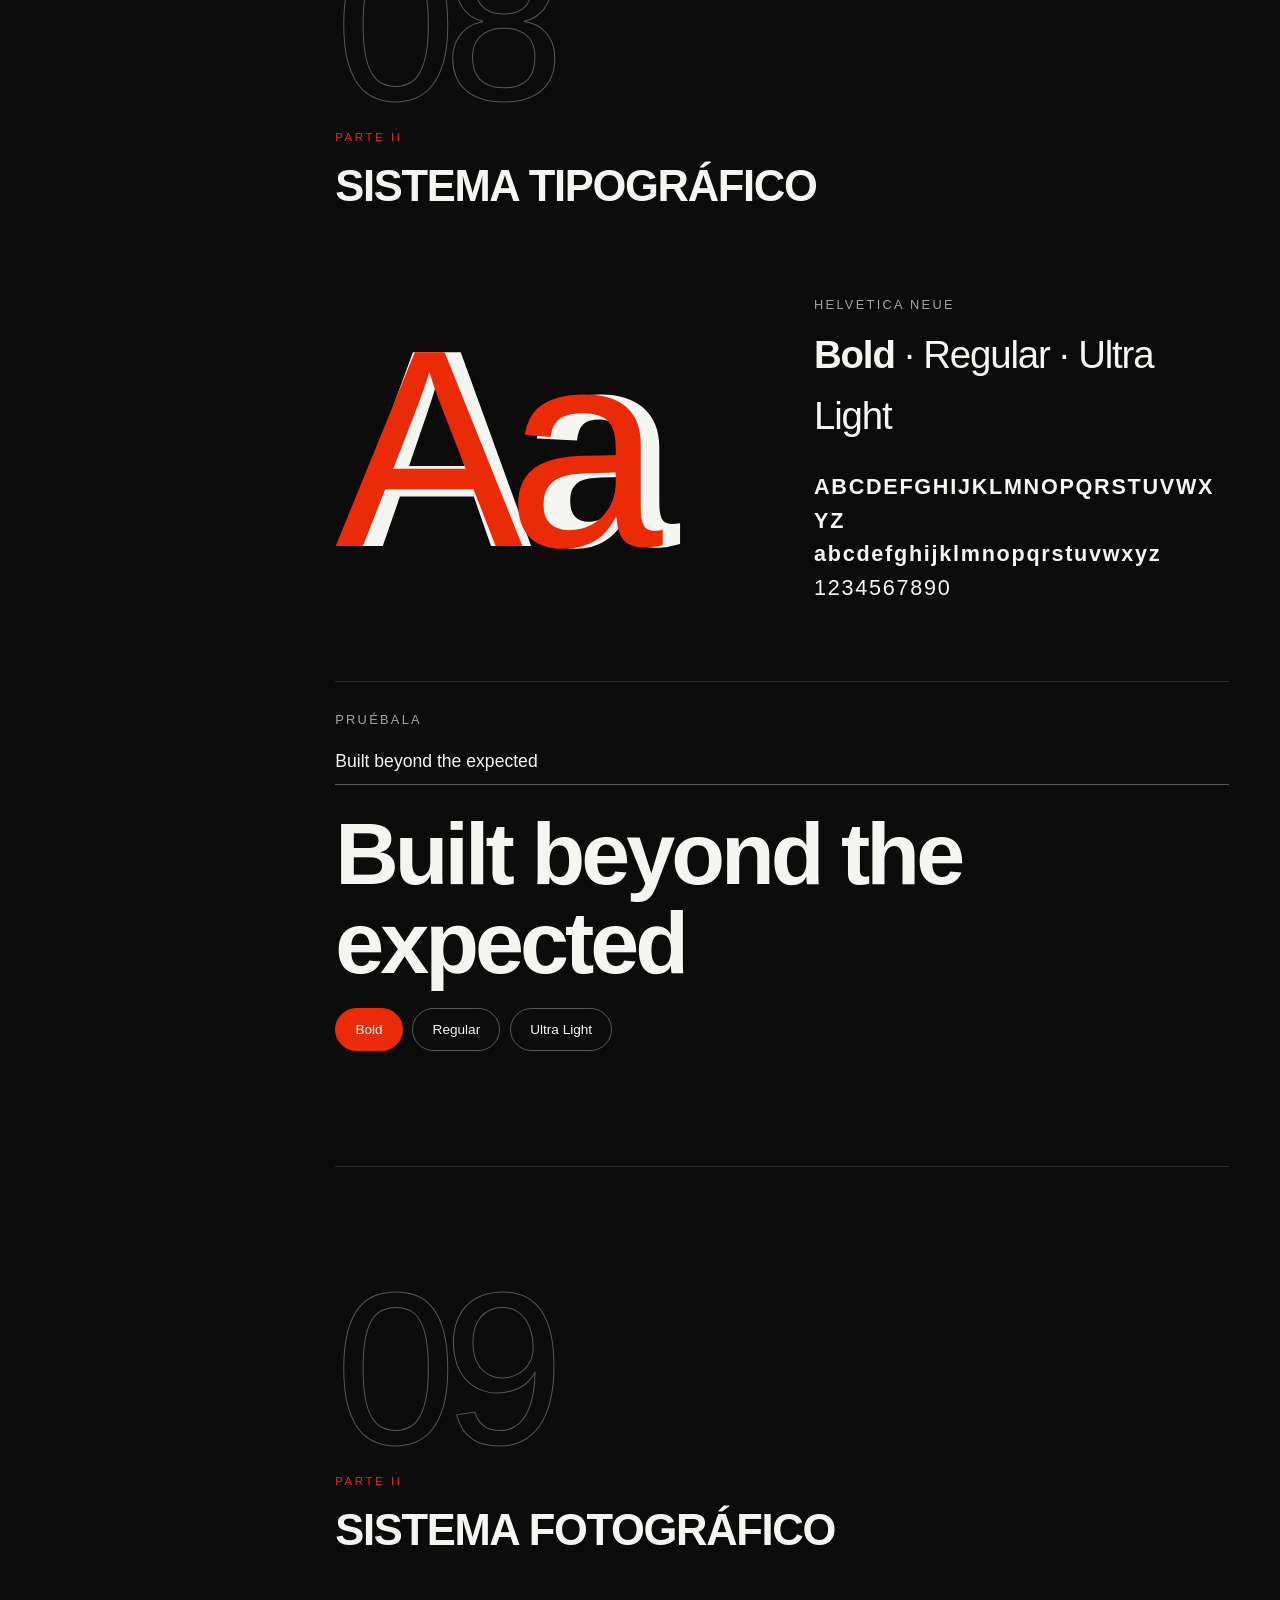
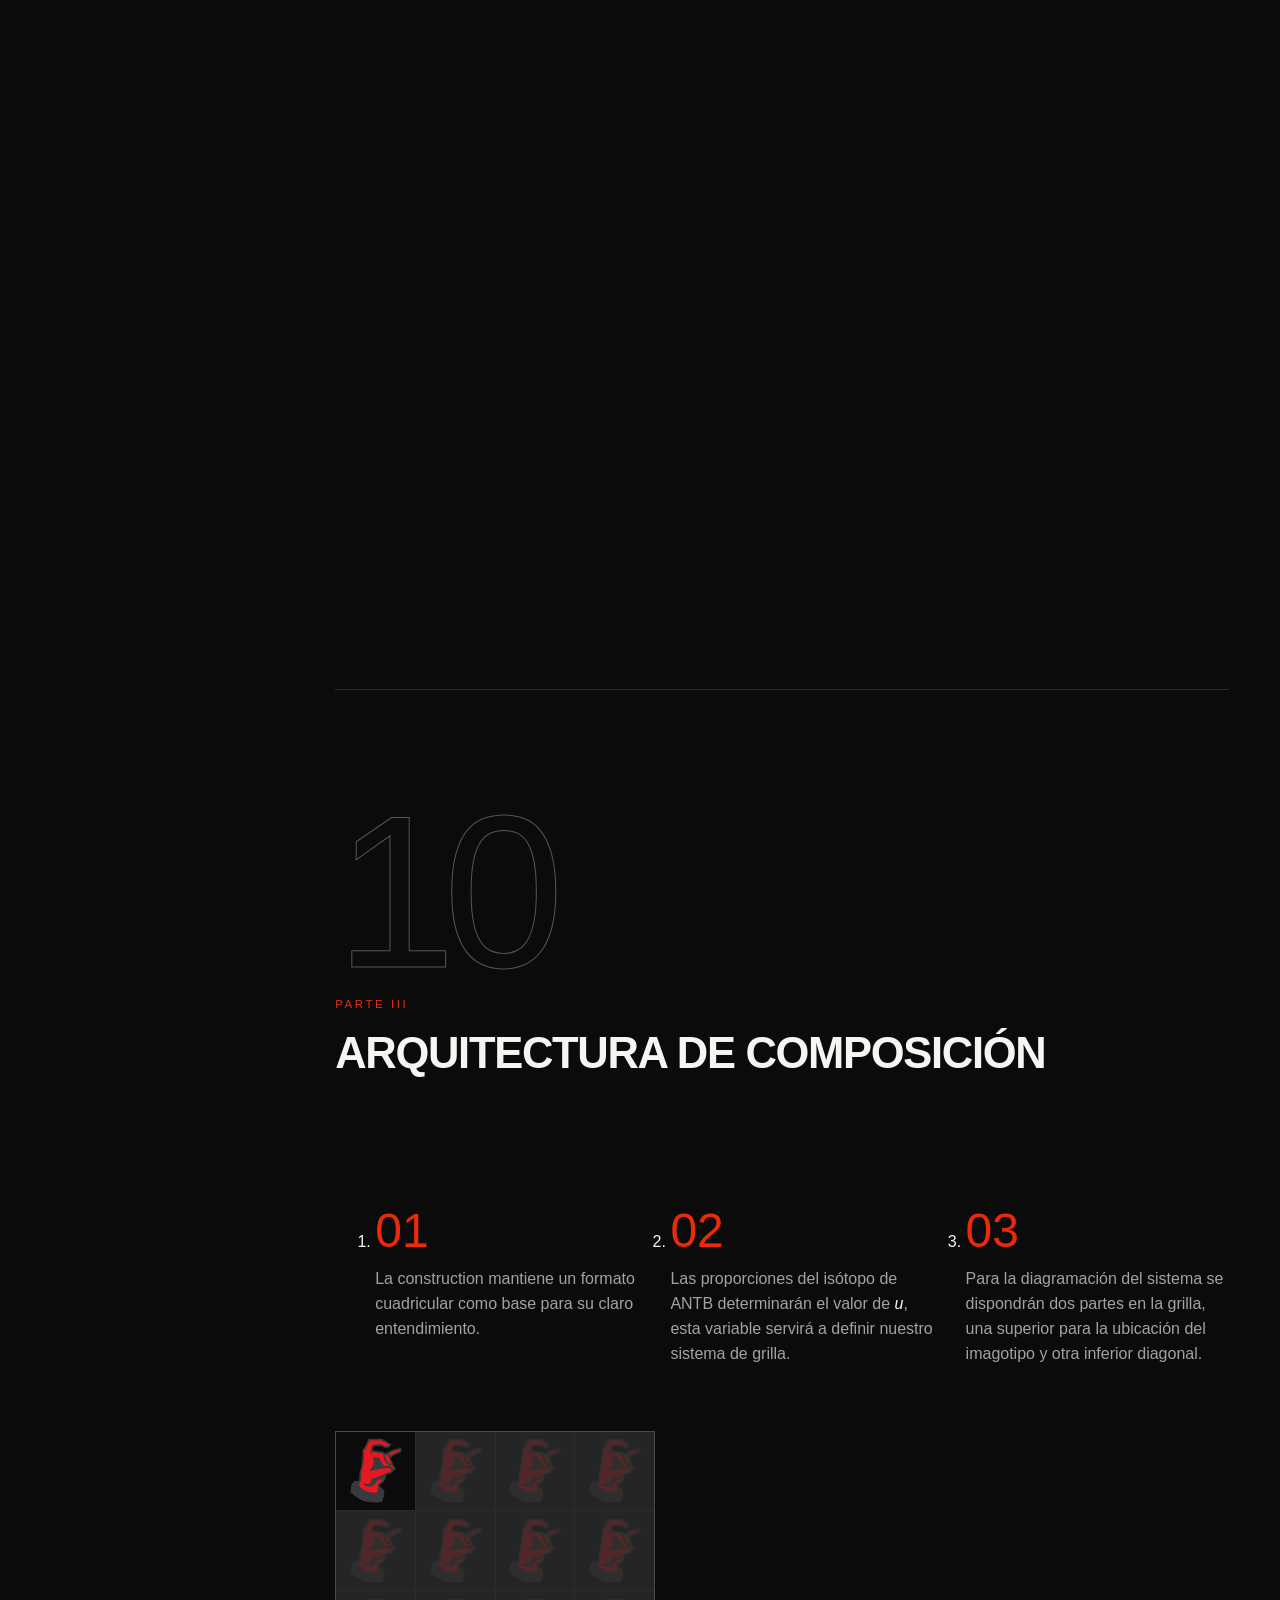
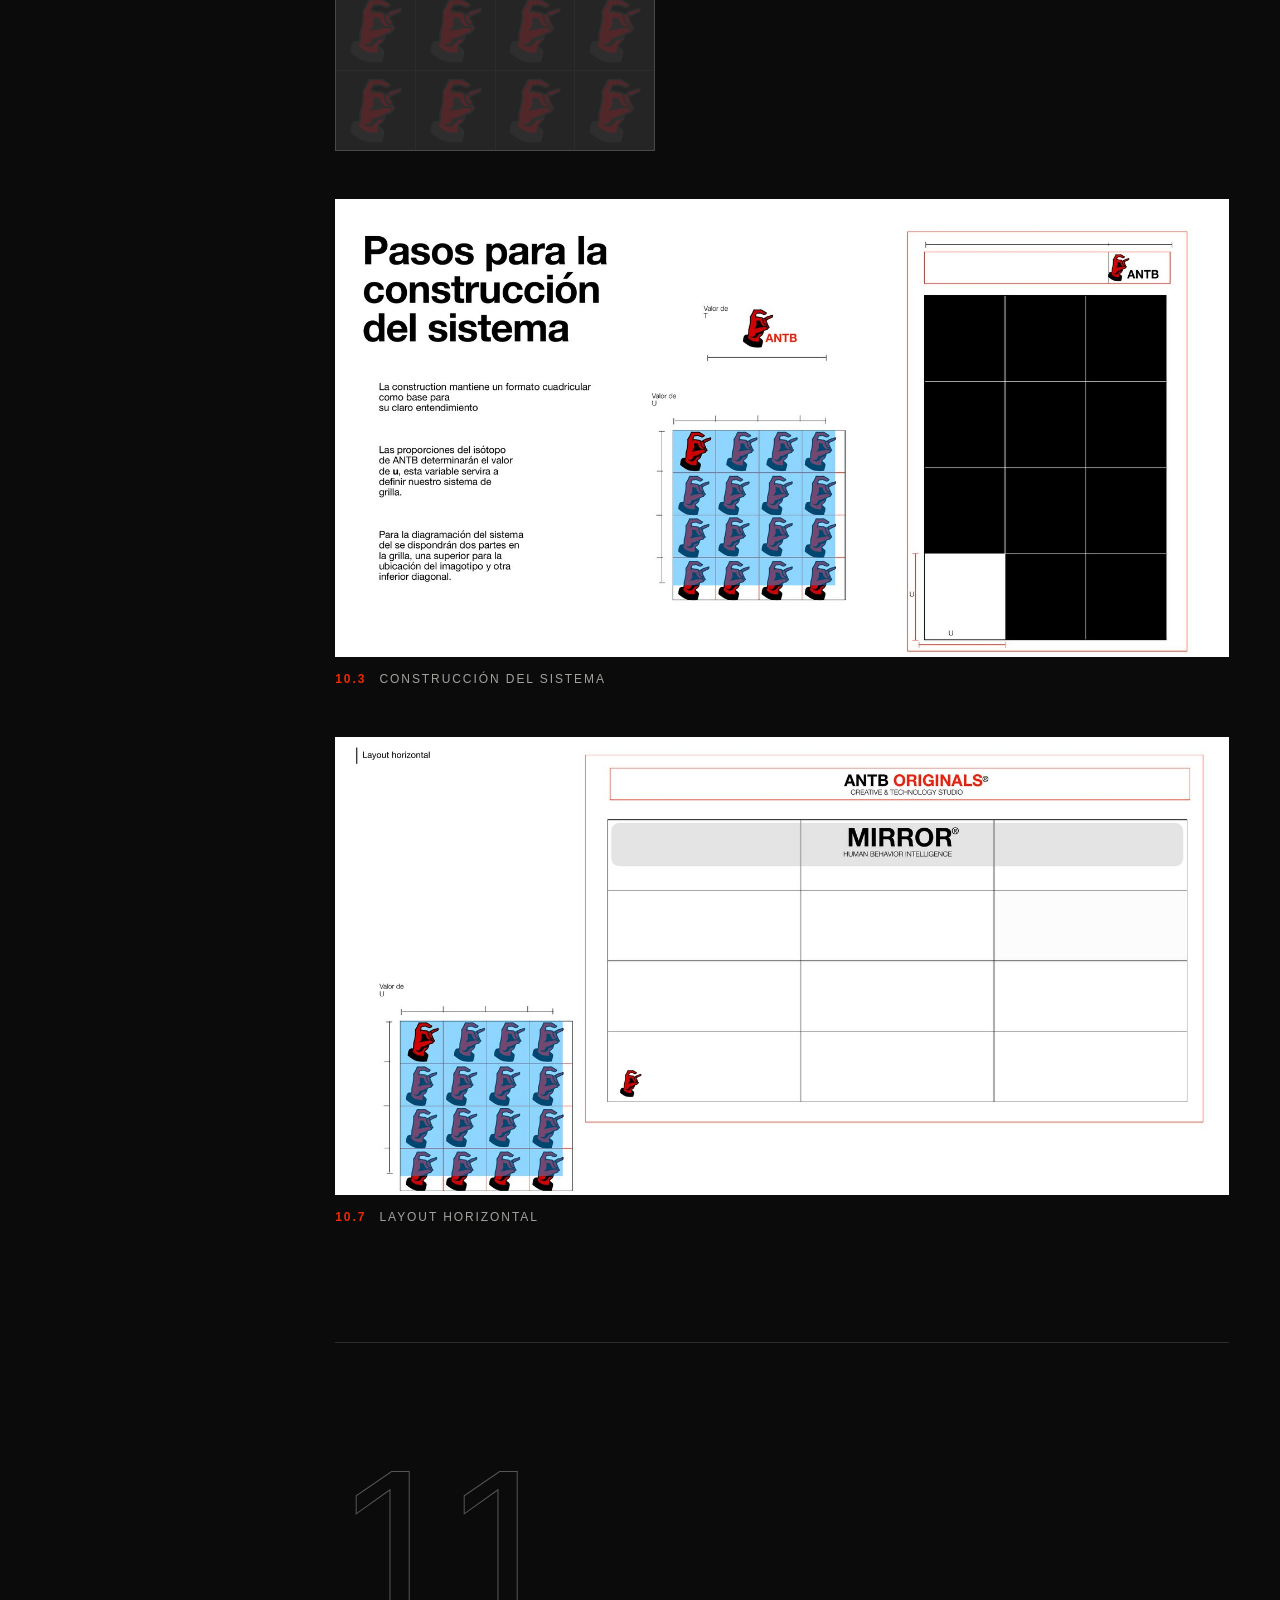
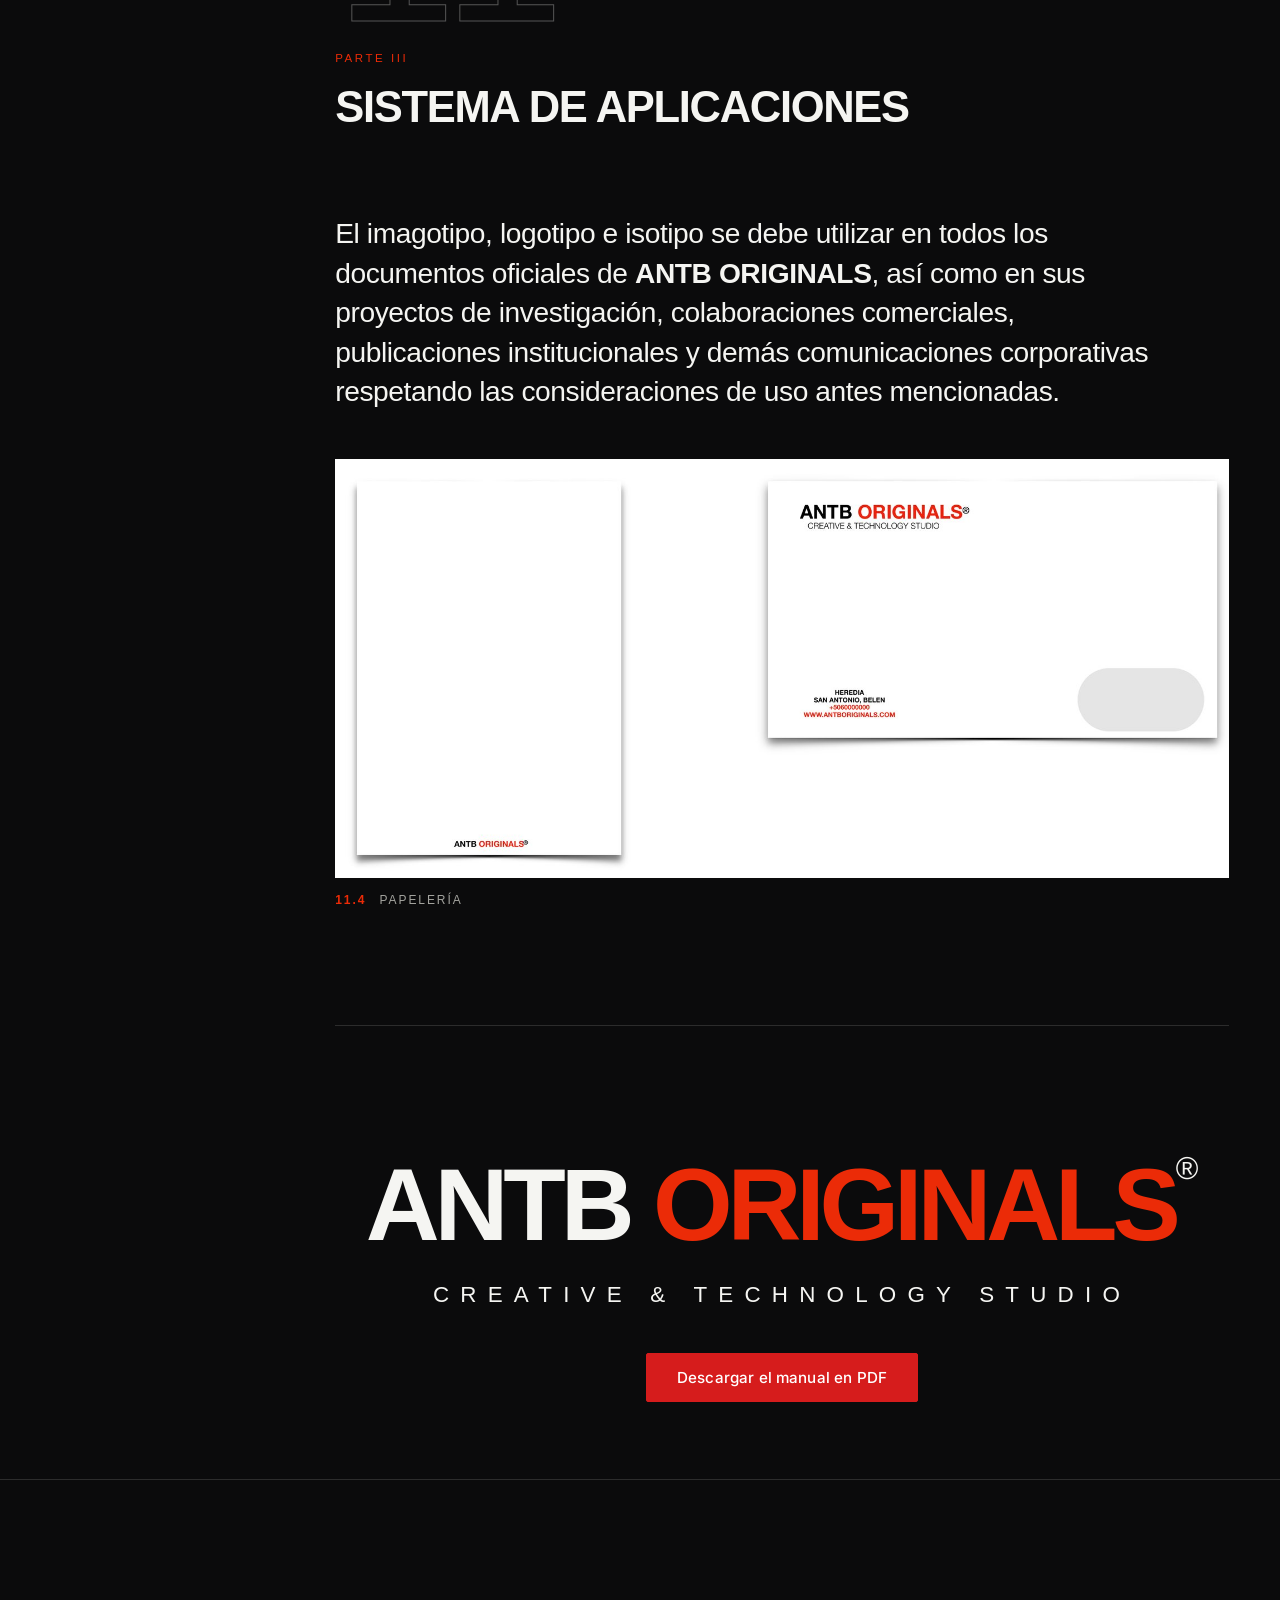
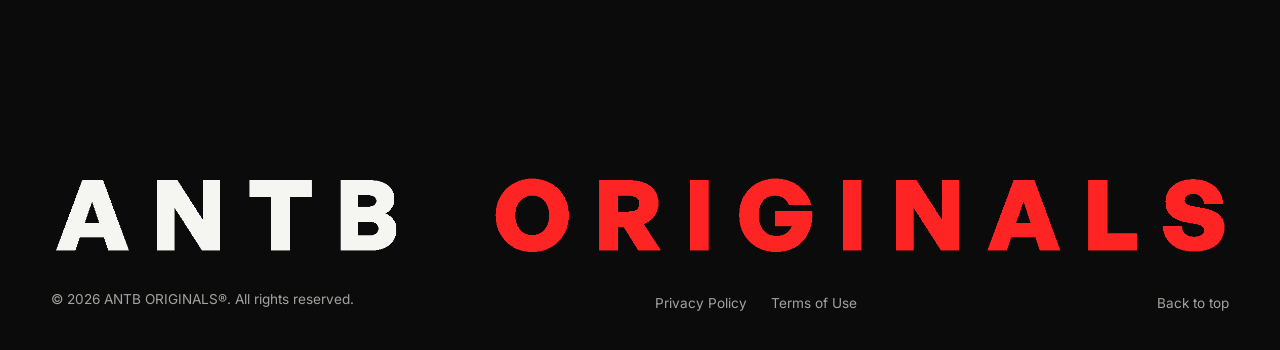
<file: antboriginals/brand-manual.html>
<!DOCTYPE html>
<html lang="es">
<head>
  <meta charset="utf-8">
  <meta name="viewport" content="width=device-width, initial-scale=1, viewport-fit=cover">
  <title>Manual de marca — ANTB ORIGINALS</title>
  <meta name="description" content="Versión de exhibición del manual de marca de ANTB ORIGINALS: fundamentos, voz, sistema de logos, color, tipografía, fotografía y aplicaciones.">
  <meta name="theme-color" content="#0b0b0c">
  <meta name="color-scheme" content="dark">
  <meta name="robots" content="index, follow">
  <link rel="canonical" href="https://antboriginals.com/brand-manual.html">
  <meta property="og:type" content="website">
  <meta property="og:url" content="https://antboriginals.com/brand-manual.html">
  <meta property="og:site_name" content="ANTB ORIGINALS">
  <meta property="og:locale" content="es_CR">
  <meta property="og:title" content="Manual de marca — ANTB ORIGINALS">
  <meta property="og:description" content="Versión de exhibición del manual de marca de ANTB ORIGINALS.">
  <meta property="og:image" content="https://antboriginals.com/assets/og-image.jpg">
  <meta property="og:image:width" content="1200">
  <meta property="og:image:height" content="630">
  <meta name="twitter:card" content="summary_large_image">
  <meta name="twitter:image" content="https://antboriginals.com/assets/og-image.jpg">
  <link rel="icon" type="image/png" href="assets/favicon.png">
  <link rel="apple-touch-icon" href="assets/favicon.png">
  <link rel="preconnect" href="https://fonts.googleapis.com">
  <link rel="preconnect" href="https://fonts.gstatic.com" crossorigin>
  <link href="https://fonts.googleapis.com/css2?family=Inter:wght@300;400;500;600;700&display=swap" rel="stylesheet">
  <link rel="stylesheet" href="css/style.css?v=4">
  <link rel="stylesheet" href="css/brand-manual.css?v=4">
  <script>if ('noModule' in HTMLScriptElement.prototype) document.documentElement.classList.add('js');</script>
</head>
<body id="top">
  <a class="skip-link" href="#fundamentos">Saltar al contenido</a>
  <div class="bm-progress" id="bmProgress" aria-hidden="true"></div>

  <header class="nav" id="nav">
    <div class="nav__inner">
      <a class="nav__logo" href="index.html" aria-label="ANTB ORIGINALS®, back to home">
        <img src="assets/hand-mark.png" alt="" width="735" height="920">
        <span><b>ANTB</b>ORIGINALS</span>
      </a>

      <button class="nav__toggle" id="navToggle" type="button" aria-expanded="false" aria-controls="navLinks" aria-label="Open menu">
        <span></span><span></span>
      </button>

      <nav class="nav__links" id="navLinks" aria-label="Primary">
        <a href="index.html#studio">Studio</a>
        <div class="nav__dropdown">
          <button class="nav__dropdown-toggle" type="button" aria-expanded="false" aria-controls="servicesMenu">
            Services
            <svg viewBox="0 0 24 24" aria-hidden="true"><path d="M6 9l6 6 6-6"/></svg>
          </button>
          <div class="nav__menu" id="servicesMenu">
            <a href="index.html#services">Creative</a>
            <a href="index.html#software">Software</a>
          </div>
        </div>
        <a href="index.html#about">About</a>
        <a href="brand-manual.html">Brand</a>
        <a href="index.html#contact">Contact</a>
      </nav>
    </div>
  </header>

  <main class="bm">
    <section class="bm-hero" id="portada">
      <div class="bm-hero__glow" aria-hidden="true"></div>
      <div class="container bm-hero__inner">
        <p class="bm-eyebrow">Manual de marca &nbsp;·&nbsp; Libro I &nbsp;·&nbsp; Los Santos Edit</p>
        <h1 class="bm-hero__title"><span class="bm-bold">ANTB</span> <span class="bm-red">ORIGINALS</span><sup>®</sup></h1>
        <p class="bm-hero__sub">Manual de marca</p>
        <div class="bm-hero__actions">
          <a class="btn bm-btn--red" href="assets/brand/ANTB-ORIGINALS-Manual-de-Marca.pdf" download>Descargar PDF · 3.9 MB</a>
          <a class="btn" href="#fundamentos">Explorar el manual</a>
        </div>
        <div class="bm-colophon">
          <p>Esta es una version editada de los libros del manual de marca originales para <b>ANTB</b> <span class="bm-red">ORIGINALS</span>, tampoco es la version web original entregada al equipo.</p>
          <p>Utiliza las normas mas no se rige bajo el estándar comercial.</p>
          <p class="bm-colophon__sign">Rev. <span class="bm-red">LOS SANTOS</span> &nbsp;&nbsp; Apr. <span class="bm-red">ANTB</span></p>
        </div>
      </div>
      <a class="hero__scroll" href="#fundamentos" aria-label="Desplazarse"><span>Scroll</span><svg viewBox="0 0 24 24" aria-hidden="true"><path d="M6 9l6 6 6-6"/></svg><span>Down</span></a>
    </section>

    <div class="container bm-layout">
      <aside class="bm-toc" aria-label="Índice del manual"><p class="bm-toc__title">Índice</p><p class="bm-toc__part">Parte I</p><ol><li><a href="#fundamentos"><b>01</b>Fundamentos</a></li><li><a href="#personalidad"><b>02</b>Personalidad</a></li><li><a href="#publico"><b>03</b>Público meta</a></li><li><a href="#voz"><b>04</b>Voz</a></li></ol><p class="bm-toc__part">Parte II</p><ol><li><a href="#logos"><b>06</b>Sistema de logos</a></li><li><a href="#cromatico"><b>07</b>Sistema cromático</a></li><li><a href="#tipografico"><b>08</b>Sistema tipográfico</a></li><li><a href="#fotografico"><b>09</b>Sistema fotográfico</a></li></ol><p class="bm-toc__part">Parte III</p><ol><li><a href="#arquitectura"><b>10</b>Arquitectura de composición</a></li><li><a href="#aplicaciones"><b>11</b>Sistema de aplicaciones</a></li></ol><p class="bm-toc__part">Libro II</p><ol><li class="is-soon"><a><b>12</b>Herramientas de aplicaciones</a></li></ol></aside>
      <div class="bm-content">

        <!-- 01 -->
        <section class="bm-sec" id="fundamentos" aria-labelledby="t-fundamentos">
          <header class="bm-chap" data-reveal><span class="bm-chap__num" aria-hidden="true">01</span><p class="bm-chap__part">Parte I</p><h2><span id="t-fundamentos">Fundamentos</span></h2></header>
          <p class="bm-statement bm-split" data-reveal>Existe para reducir la distancia entre una <mark>buena idea</mark> y la <mark>ejecución.</mark></p>
          <p class="bm-body" data-reveal>El estudio combina pensamiento creativo, diseño, ingeniería &amp; criterio comercial para construir soluciones que puedan venderse, utilizarse y escalarse.</p>
          <p class="bm-statement bm-statement--thin bm-split" data-reveal>Con capacidad para desarrollar un ecosistema.</p>
          <div class="bm-team" data-reveal>
            <p class="bm-label">ANTB trabaja con empresas &amp; creadores<br><b>Todo un equipo con un objetivo</b></p>
            <ul class="bm-roles"><li>Diseñadores</li><li>Diseñadores gráficos</li><li>Analistas de datos</li><li>Desarrolladores de software</li><li>Artistas</li><li>Analistas comerciales</li><li>QA Especialist</li><li>Editores</li><li>Diseñadores UX/UI</li></ul>
          </div>
          <p class="bm-label bm-label--center" data-reveal>ANTB reúne bajo una misma dirección</p>
          <div class="bm-marquee" aria-hidden="true"><div class="bm-marquee__track"><span>Campañas</span><span>Dirección creativa</span><span>Branding</span><span>Diseño gráfico</span><span>Indumentaria</span><span>Diseño UX/UI</span><span>Desarrollo web</span><span>Desarrollo de software</span><span>Automatización</span><span>Campañas</span><span>Dirección creativa</span><span>Branding</span><span>Diseño gráfico</span><span>Indumentaria</span><span>Diseño UX/UI</span><span>Desarrollo web</span><span>Desarrollo de software</span><span>Automatización</span></div></div>
          <p class="bm-body bm-body--center" data-reveal>La integración de estos diferenciadores dirigidos por cada especialista hacen una propuesta de valor clara.</p>
        </section>

        <!-- 02 -->
        <section class="bm-sec" id="personalidad" aria-labelledby="t-personalidad">
          <header class="bm-chap" data-reveal><span class="bm-chap__num" aria-hidden="true">02</span><p class="bm-chap__part">Parte I</p><h2><span id="t-personalidad">Personalidad</span></h2></header>
          <p class="bm-statement bm-split" data-reveal>Los atributos de personalidad van de la mano con la tipografía &amp; los atributos de comportamiento.</p>
          <ol class="bm-principles" data-reveal>
            <li><b>Comunicación clara</b><span>Las áreas trabajan bajo una comunicación coherente que facilita el entendimiento y la comunicación</span></li>
            <li><b>Comunicar lo Importante</b><span>Transmitir información clara, relevante, sin ambiguedades</span></li>
            <li><b>Lenguaje Compartido</b><span>Las áreas convergentes en un estudio deben de unificar terminos y conceptos para evitar diferencias de interpretación.</span></li>
          </ol>
        </section>

        <!-- 03 -->
        <section class="bm-sec" id="publico" aria-labelledby="t-publico">
          <header class="bm-chap" data-reveal><span class="bm-chap__num" aria-hidden="true">03</span><p class="bm-chap__part">Parte I</p><h2><span id="t-publico">Público meta</span></h2></header>
          <div class="bm-redacted" data-reveal><i></i><i></i><i></i><p>Los Santos Edit</p></div>
        </section>

        <!-- 04 -->
        <section class="bm-sec" id="voz" aria-labelledby="t-voz">
          <header class="bm-chap" data-reveal><span class="bm-chap__num" aria-hidden="true">04</span><p class="bm-chap__part">Parte I</p><h2><span id="t-voz">Voz de marca</span></h2></header>
          <div class="bm-voice" data-reveal>
            <p class="bm-voice__title">VOZ DE MARCA</p>
            <i class="bm-voice__tri" aria-hidden="true"></i>
            <p class="bm-voice__form">FORMALIDAD: INSTITUCIONAL</p>
            <p class="bm-voice__tone">TONO:DIRECTO</p>
          </div>
        </section>

        <!-- 06 -->
        <section class="bm-sec" id="logos" aria-labelledby="t-logos">
          <header class="bm-chap" data-reveal><span class="bm-chap__num" aria-hidden="true">06</span><p class="bm-chap__part">Parte II</p><h2><span id="t-logos">Sistema de logos</span></h2></header>
          <p class="bm-label" data-reveal>Concepto visual</p>
          <p class="bm-statement bm-statement--sm bm-split" data-reveal>Con contornos negros gruesos, rellenos de rojo y áreas negras internas. La irregularidad controlada del dibujo, la mano humana en forma cultural y expresiva que contrasta con el carácter geométrico del woodmark.</p>
          <div class="bm-logos">
            <figure class="bm-card bm-card--light bm-logo-iso" data-reveal><img src="assets/brand/isotipo.jpg" alt="Isotipo de ANTB: una mano roja con contornos negros" width="640" height="720" loading="lazy"><figcaption><b>6.2</b> Isotipo</figcaption></figure>
            <figure class="bm-card bm-card--light bm-logo-word" data-reveal><div class="bm-wordmark"><b>ANTB</b> <span class="bm-red">ORIGINALS</span></div><figcaption><b>6.3</b> Logotipo</figcaption></figure>
            <figure class="bm-card bm-card--light bm-logo-imago" data-reveal><img src="assets/brand/imagotipo.jpg" alt="Imagotipo: isotipo junto al logotipo ANTB ORIGINALS" width="1400" height="426" loading="lazy"><figcaption><b>6.4</b> Imagotipo</figcaption></figure>
          </div>
        </section>

        <!-- 07 -->
        <section class="bm-sec" id="cromatico" aria-labelledby="t-cromatico">
          <header class="bm-chap" data-reveal><span class="bm-chap__num" aria-hidden="true">07</span><p class="bm-chap__part">Parte II</p><h2><span id="t-cromatico">Sistema cromático</span></h2></header>
          <div class="bm-swatches" data-reveal><button type="button" class="bm-swatch" style="--c:#FFFFFF;--ink:#000" data-hex="#FFFFFF" aria-label="Opaque White, copiar #FFFFFF"><span class="bm-swatch__name">PANTONE® Opaque White</span><span class="bm-swatch__data"><b>HEX FFFFFF</b><i>RGB 255, 255, 255</i><i>HSL 0, 0, 100</i><i>OKLCH 1.00, 0.00, 0</i><em>Clic para copiar</em></span></button><button type="button" class="bm-swatch" style="--c:#000000;--ink:#fff" data-hex="#000000" aria-label="Process Black C, copiar #000000"><span class="bm-swatch__name">PANTONE® Process Black C</span><span class="bm-swatch__data"><b>HEX 000000</b><i>RGB 0, 0, 0</i><i>HSL 0, 0, 0</i><i>OKLCH 0.00, 0.00, 0</i><em>Clic para copiar</em></span></button><button type="button" class="bm-swatch" style="--c:#FCD700;--ink:#000" data-hex="#FCD700" aria-label="109 C, copiar #FCD700"><span class="bm-swatch__name">PANTONE® 109 C</span><span class="bm-swatch__data"><b>HEX FCD700</b><i>RGB 252, 215, 0</i><i>HSL 51, 100, 49</i><i>OKLCH 0.88, 0.18, 91</i><em>Clic para copiar</em></span></button><button type="button" class="bm-swatch" style="--c:#EB2B07;--ink:#fff" data-hex="#EB2B07" aria-label="2347 C, copiar #EB2B07"><span class="bm-swatch__name">PANTONE® 2347 C</span><span class="bm-swatch__data"><b>HEX EB2B07</b><i>RGB 235, 43, 7</i><i>HSL 9, 94, 47</i><i>OKLCH 0.61, 0.23, 32</i><em>Clic para copiar</em></span></button></div>
        </section>

        <!-- 08 -->
        <section class="bm-sec" id="tipografico" aria-labelledby="t-tipografico">
          <header class="bm-chap" data-reveal><span class="bm-chap__num" aria-hidden="true">08</span><p class="bm-chap__part">Parte II</p><h2><span id="t-tipografico">Sistema tipográfico</span></h2></header>
          <div class="bm-type" data-reveal>
            <div class="bm-aa" aria-hidden="true"><span class="bm-aa__b">Aa</span><span class="bm-aa__u">Aa</span></div>
            <div class="bm-type__meta">
              <p class="bm-label">Helvetica Neue</p>
              <p class="bm-type__weights"><b>Bold</b> · Regular · <span>Ultra Light</span></p>
              <p class="bm-type__glyphs"><b>ABCDEFGHIJKLMNOPQRSTUVWXYZ</b><br><b>abcdefghijklmnopqrstuvwxyz</b><br><span>1234567890</span></p>
            </div>
          </div>
          <div class="bm-tester" data-reveal>
            <label class="bm-label" for="bmTest">Pruébala</label>
            <input id="bmTest" class="bm-tester__input" type="text" value="Built beyond the expected" maxlength="40" autocomplete="off">
            <p class="bm-tester__out" id="bmOut" aria-live="polite">Built beyond the expected</p>
            <div class="bm-tester__btns" role="group" aria-label="Peso tipográfico">
              <button type="button" data-w="700" aria-pressed="true">Bold</button>
              <button type="button" data-w="400" aria-pressed="false">Regular</button>
              <button type="button" data-w="100" aria-pressed="false">Ultra Light</button>
            </div>
          </div>
        </section>

        <!-- 09 -->
        <section class="bm-sec" id="fotografico" aria-labelledby="t-fotografico">
          <header class="bm-chap" data-reveal><span class="bm-chap__num" aria-hidden="true">09</span><p class="bm-chap__part">Parte II</p><h2><span id="t-fotografico">Sistema fotográfico</span></h2></header>
          <div class="bm-photos">
            <figure class="bm-photo bm-photo--tall" data-reveal><img src="assets/brand/foto-original-by-design.jpg" alt="Maqueta arquitectónica con luces cálidas y el texto Original by desing" width="1200" height="1258" loading="lazy"></figure>
            <figure class="bm-photo" data-reveal><img src="assets/brand/foto-los-santos-archive.jpg" alt="Modelo con camiseta naranja de ANTB ORIGINALS, Los Santos Archive 2025" width="1400" height="869" loading="lazy"></figure>
            <figure class="bm-photo" data-reveal><img src="assets/brand/foto-built-beyond.jpg" alt="Persona frente a una laptop con el texto Built beyond the expected" width="1400" height="789" loading="lazy"></figure>
          </div>
        </section>

        <!-- 10 -->
        <section class="bm-sec" id="arquitectura" aria-labelledby="t-arquitectura">
          <header class="bm-chap" data-reveal><span class="bm-chap__num" aria-hidden="true">10</span><p class="bm-chap__part">Parte III</p><h2><span id="t-arquitectura">Arquitectura de composición</span></h2></header>
          <p class="bm-label" data-reveal>Pasos para la construcción del sistema</p>
          <ol class="bm-steps">
            <li data-reveal><b>01</b><p>La construction mantiene un formato cuadricular como base para su claro entendimiento.</p></li>
            <li data-reveal><b>02</b><p>Las proporciones del isótopo de ANTB determinarán el valor de <em>u</em>, esta variable servirá a definir nuestro sistema de grilla.</p></li>
            <li data-reveal><b>03</b><p>Para la diagramación del sistema se dispondrán dos partes en la grilla, una superior para la ubicación del imagotipo y otra inferior diagonal.</p></li>
          </ol>
          <div class="bm-ugrid" data-reveal aria-hidden="true"><span style="--d:0"></span><span style="--d:1"></span><span style="--d:2"></span><span style="--d:3"></span><span style="--d:1"></span><span style="--d:2"></span><span style="--d:3"></span><span style="--d:4"></span><span style="--d:2"></span><span style="--d:3"></span><span style="--d:4"></span><span style="--d:5"></span><span style="--d:3"></span><span style="--d:4"></span><span style="--d:5"></span><span style="--d:6"></span></div>
          <figure class="bm-fig" data-reveal><img src="assets/brand/construccion.jpg" alt="Diagrama de construcción del sistema: valor de T, valor de U y grilla" width="1600" height="819" loading="lazy"><figcaption><b>10.3</b> Construcción del sistema</figcaption></figure>
          <figure class="bm-fig" data-reveal><img src="assets/brand/layout-horizontal.jpg" alt="Layout horizontal con grilla de tres columnas" width="1600" height="819" loading="lazy"><figcaption><b>10.7</b> Layout horizontal</figcaption></figure>
        </section>

        <!-- 11 -->
        <section class="bm-sec" id="aplicaciones" aria-labelledby="t-aplicaciones">
          <header class="bm-chap" data-reveal><span class="bm-chap__num" aria-hidden="true">11</span><p class="bm-chap__part">Parte III</p><h2><span id="t-aplicaciones">Sistema de aplicaciones</span></h2></header>
          <p class="bm-body bm-body--lg" data-reveal>El imagotipo, logotipo e isotipo se debe utilizar en todos los documentos oficiales de <b>ANTB ORIGINALS</b>, así como en sus proyectos de investigación, colaboraciones comerciales, publicaciones institucionales y demás comunicaciones corporativas respetando las consideraciones de uso antes mencionadas.</p>
          <figure class="bm-fig" data-reveal><img src="assets/brand/papeleria.jpg" alt="Aplicación en papelería: hoja membretada y sobre" width="1600" height="748" loading="lazy"><figcaption><b>11.4</b> Papelería</figcaption></figure>
        </section>

        <section class="bm-end" data-reveal>
          <p class="bm-wordmark bm-wordmark--xl"><b>ANTB</b> <span class="bm-red">ORIGINALS</span><sup>®</sup></p>
          <p class="bm-end__tag">CREATIVE &amp; TECHNOLOGY STUDIO</p>
          <a class="btn bm-btn--red" href="assets/brand/ANTB-ORIGINALS-Manual-de-Marca.pdf" download>Descargar el manual en PDF</a>
        </section>
      </div>
    </div>
  </main>

  <footer class="footer">
    <div class="container">
      <img class="footer__wordmark" src="assets/wordmark-dark.png" alt="ANTB ORIGINALS" width="2327" height="165" loading="lazy">
    </div>

    <div class="container footer__bottom">
      <p>© <span id="year">2026</span> ANTB ORIGINALS®. All rights reserved.</p>
      <nav class="footer__legal" aria-label="Legal">
        <a href="privacy-policy.html">Privacy Policy</a>
        <a href="terms-of-use.html">Terms of Use</a>
      </nav>
      <a href="#top">Back to top</a>
    </div>
  </footer>

  <div class="bm-toast" id="bmToast" role="status" aria-live="polite"></div>
  <script type="module" src="js/main.js?v=3"></script>
  <script src="js/brand-manual.js?v=2"></script>
</body>
</html>
</file>
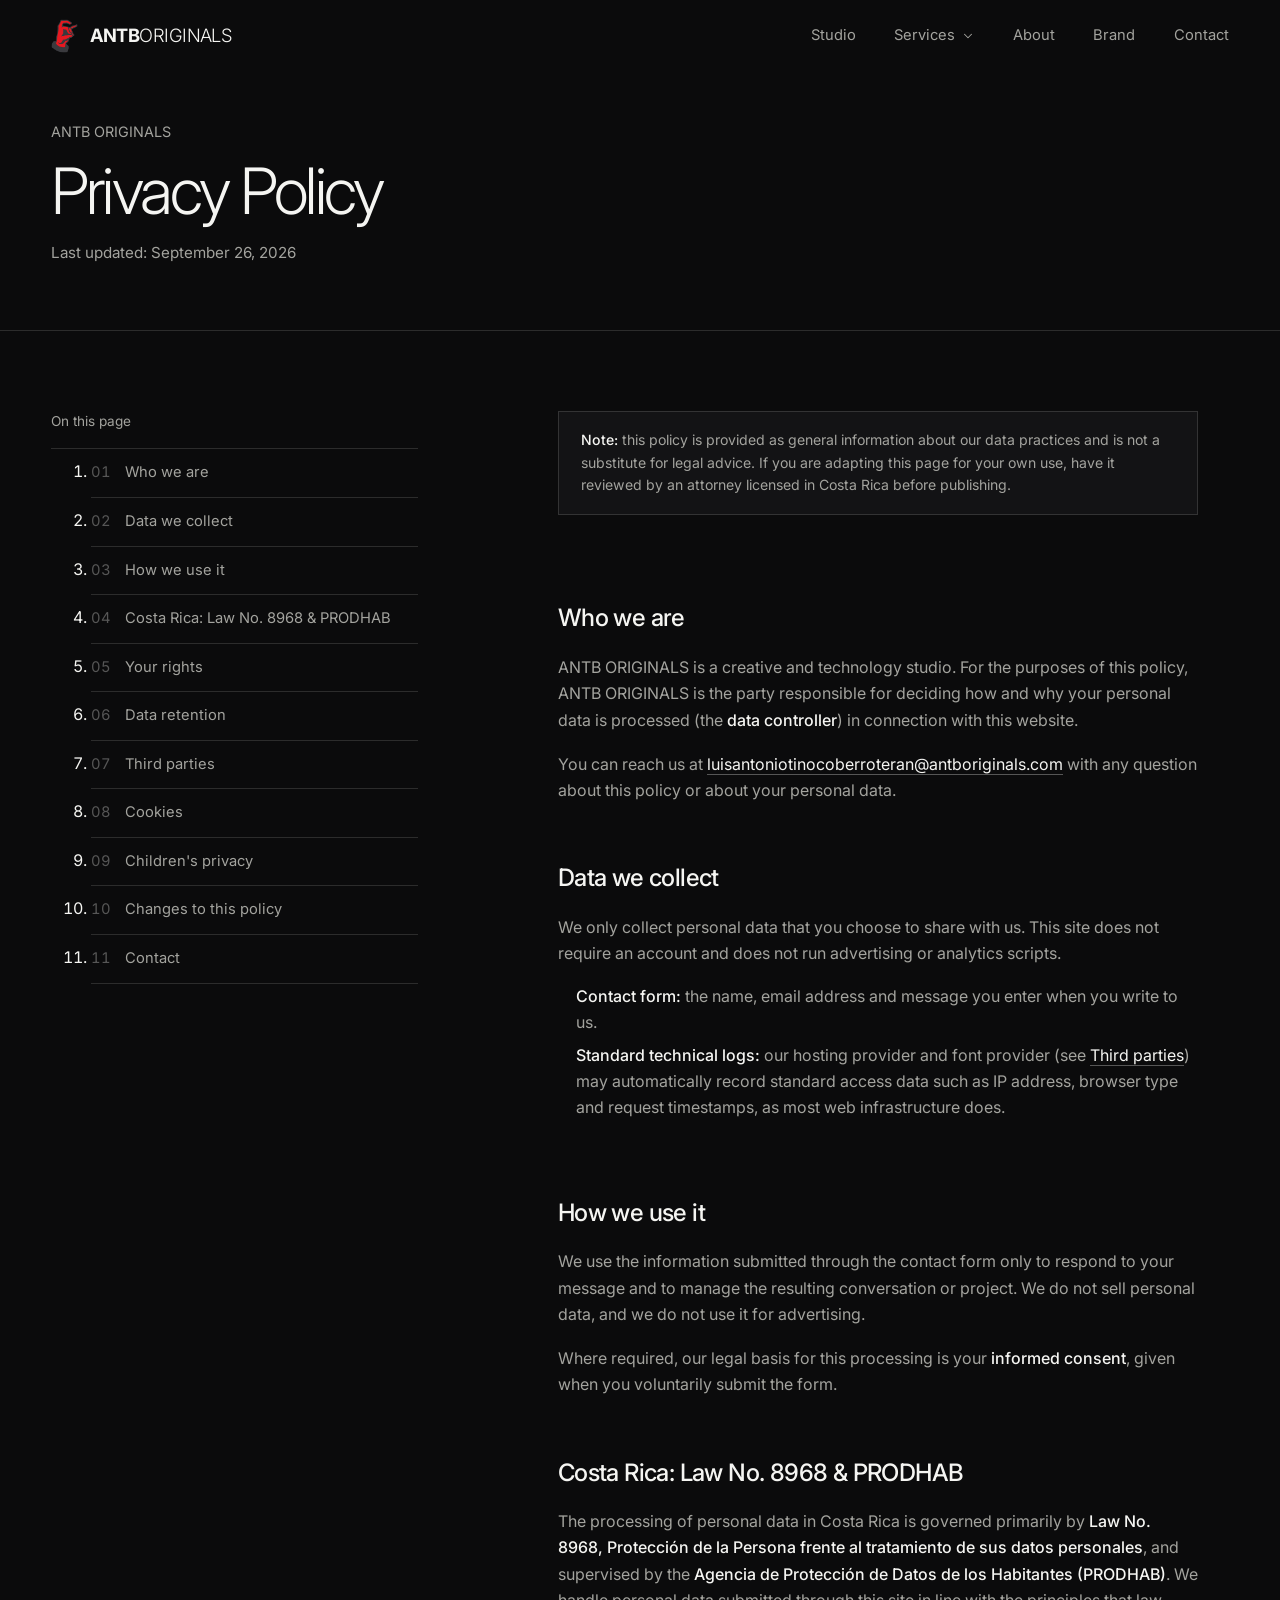
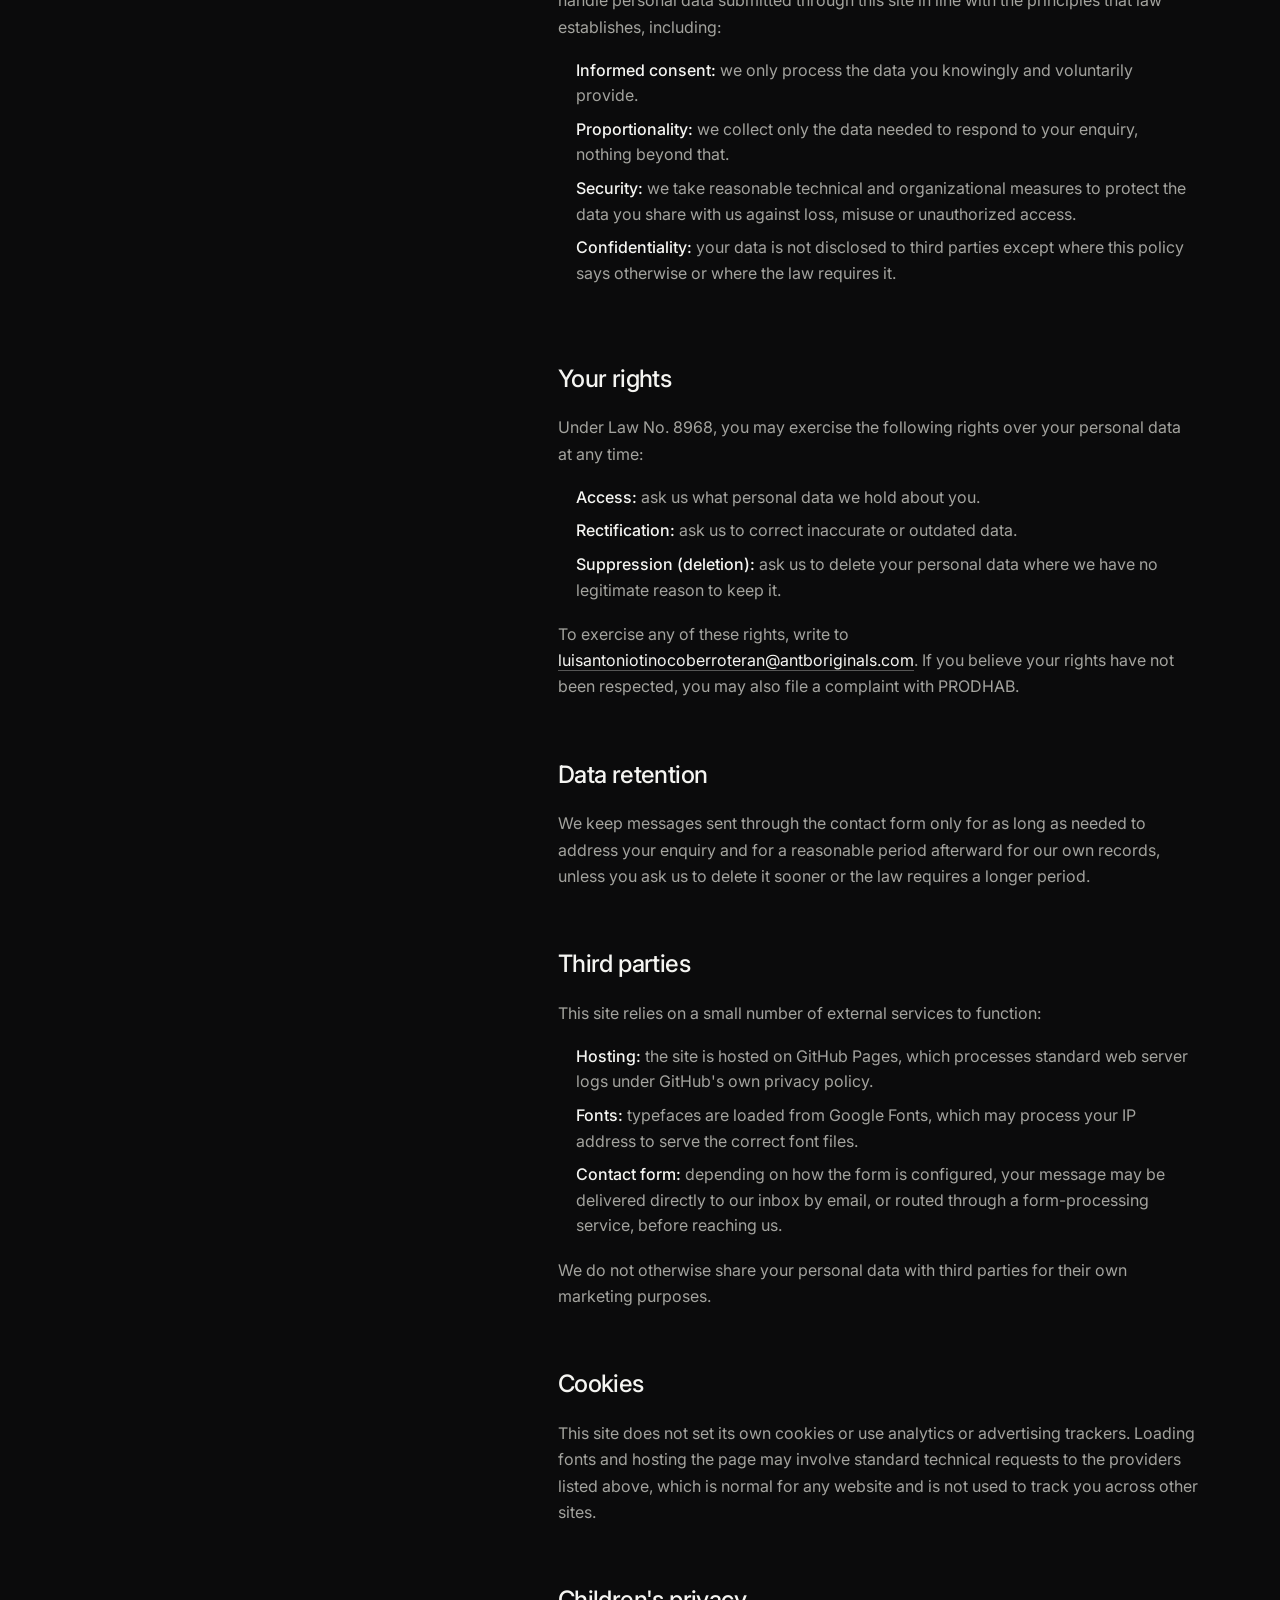
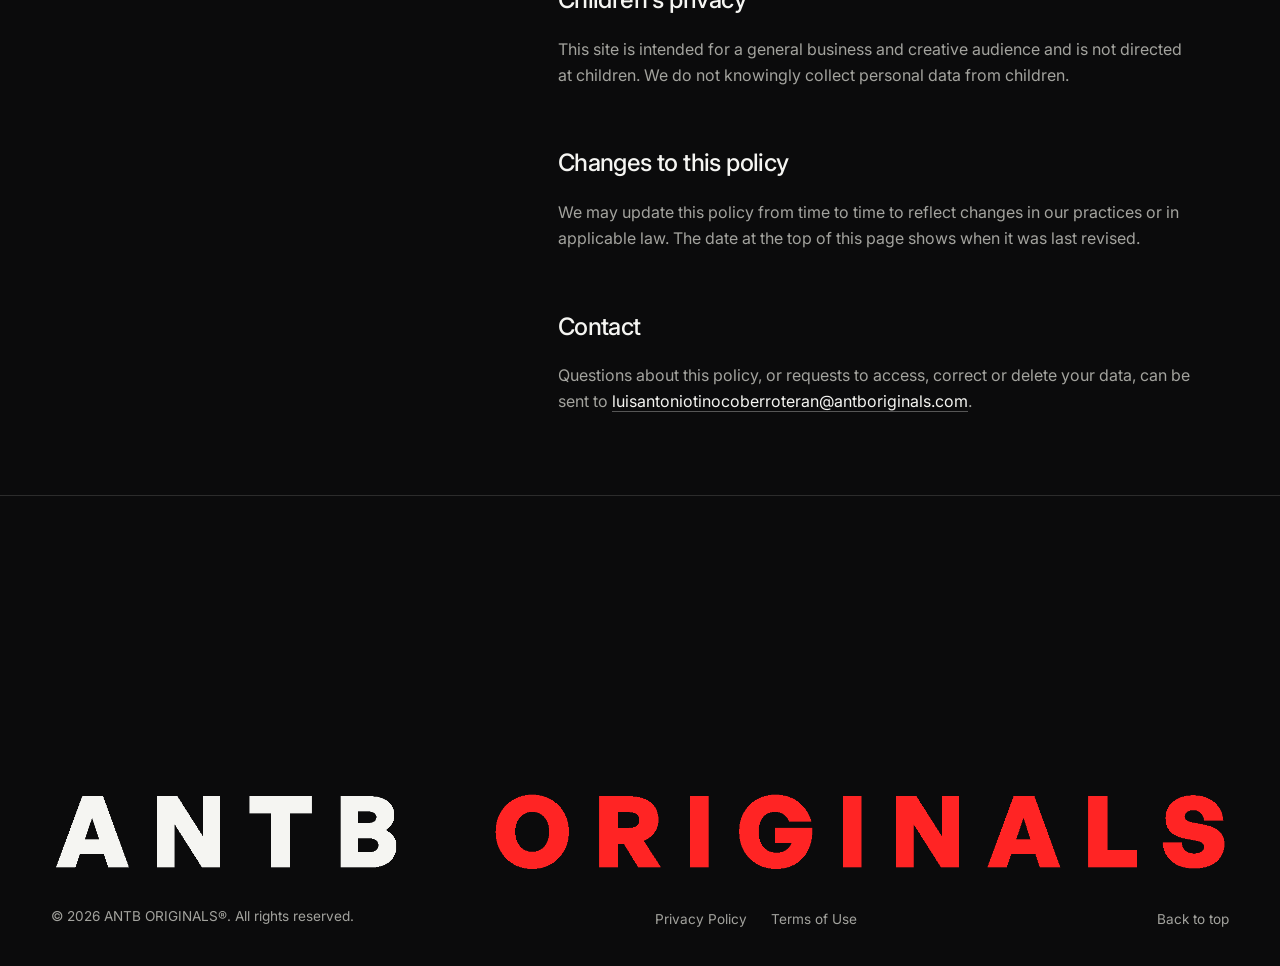
<file: antboriginals/privacy-policy.html>
<!DOCTYPE html>
<html lang="en">
<head>
  <meta charset="utf-8">
  <meta name="viewport" content="width=device-width, initial-scale=1, viewport-fit=cover">
  <title>Privacy Policy — ANTB ORIGINALS</title>
  <meta name="description" content="How ANTB ORIGINALS collects, uses and protects personal data, including the rights available to visitors under Costa Rica's Law No. 8968 and PRODHAB.">
  <meta name="theme-color" content="#0b0b0c">
  <meta name="color-scheme" content="dark">
  <meta name="robots" content="index, follow">

  <link rel="canonical" href="https://antboriginals.com/privacy-policy.html">

  <meta property="og:type" content="website">
  <meta property="og:url" content="https://antboriginals.com/privacy-policy.html">
  <meta property="og:site_name" content="ANTB ORIGINALS">
  <meta property="og:locale" content="en_US">
  <meta property="og:title" content="Privacy Policy — ANTB ORIGINALS">
  <meta property="og:description" content="How ANTB ORIGINALS collects, uses and protects personal data, including rights under Costa Rica's Law No. 8968 and PRODHAB.">
  <meta property="og:image" content="https://antboriginals.com/assets/og-image.jpg">
  <meta property="og:image:width" content="1200">
  <meta property="og:image:height" content="630">

  <meta name="twitter:card" content="summary_large_image">
  <meta name="twitter:title" content="Privacy Policy — ANTB ORIGINALS">
  <meta name="twitter:description" content="How ANTB ORIGINALS collects, uses and protects personal data, including rights under Costa Rica's Law No. 8968 and PRODHAB.">
  <meta name="twitter:image" content="https://antboriginals.com/assets/og-image.jpg">

  <link rel="icon" type="image/png" href="assets/favicon.png">
  <link rel="apple-touch-icon" href="assets/favicon.png">

  <link rel="preconnect" href="https://fonts.googleapis.com">
  <link rel="preconnect" href="https://fonts.gstatic.com" crossorigin>
  <link href="https://fonts.googleapis.com/css2?family=Inter:wght@300;400;500;600;700&display=swap" rel="stylesheet">
  <link rel="stylesheet" href="css/style.css?v=4">

  <script>if ('noModule' in HTMLScriptElement.prototype) document.documentElement.classList.add('js');</script>
</head>
<body id="top">
  <a class="skip-link" href="#policy">Skip to content</a>

  <header class="nav" id="nav">
    <div class="nav__inner">
      <a class="nav__logo" href="index.html" aria-label="ANTB ORIGINALS®, back to home">
        <img src="assets/hand-mark.png" alt="" width="735" height="920">
        <span><b>ANTB</b>ORIGINALS</span>
      </a>

      <button class="nav__toggle" id="navToggle" type="button" aria-expanded="false" aria-controls="navLinks" aria-label="Open menu">
        <span></span><span></span>
      </button>

      <nav class="nav__links" id="navLinks" aria-label="Primary">
        <a href="index.html#studio">Studio</a>
        <div class="nav__dropdown">
          <button class="nav__dropdown-toggle" type="button" aria-expanded="false" aria-controls="servicesMenu">
            Services
            <svg viewBox="0 0 24 24" aria-hidden="true"><path d="M6 9l6 6 6-6"/></svg>
          </button>
          <div class="nav__menu" id="servicesMenu">
            <a href="index.html#services">Creative</a>
            <a href="index.html#software">Software</a>
          </div>
        </div>
        <a href="index.html#about">About</a>
        <a href="brand-manual.html">Brand</a>
        <a href="index.html#contact">Contact</a>
      </nav>
    </div>
  </header>

  <main>
    <section class="legal-hero">
      <div class="container">
        <p class="legal-hero__eyebrow"><a href="index.html">ANTB ORIGINALS</a></p>
        <h1 class="legal-hero__title">Privacy Policy</h1>
        <p class="legal-hero__meta">Last updated: September 26, 2026</p>
      </div>
    </section>

    <section class="legal" id="policy">
      <div class="container legal__grid">
        <nav class="legal__toc" aria-label="Sections">
          <p class="legal__toc-title">On this page</p>
          <ol>
            <li><a href="#who-we-are">Who we are</a></li>
            <li><a href="#data-we-collect">Data we collect</a></li>
            <li><a href="#how-we-use-it">How we use it</a></li>
            <li><a href="#costa-rica">Costa Rica: Law No. 8968 &amp; PRODHAB</a></li>
            <li><a href="#your-rights">Your rights</a></li>
            <li><a href="#retention">Data retention</a></li>
            <li><a href="#third-parties">Third parties</a></li>
            <li><a href="#cookies">Cookies</a></li>
            <li><a href="#children">Children's privacy</a></li>
            <li><a href="#changes">Changes to this policy</a></li>
            <li><a href="#contact-us">Contact</a></li>
          </ol>
        </nav>

        <div class="legal__body">
          <div class="legal__callout">
            <strong>Note:</strong> this policy is provided as general information about our data practices and is not a substitute for legal advice. If you are adapting this page for your own use, have it reviewed by an attorney licensed in Costa Rica before publishing.
          </div>

          <section id="who-we-are">
            <h2>Who we are</h2>
            <p>ANTB ORIGINALS is a creative and technology studio. For the purposes of this policy, ANTB ORIGINALS is the party responsible for deciding how and why your personal data is processed (the <strong>data controller</strong>) in connection with this website.</p>
            <p>You can reach us at <a href="mailto:ltinoco@antboriginals.com">luisantoniotinocoberroteran@antboriginals.com</a> with any question about this policy or about your personal data.</p>
          </section>

          <section id="data-we-collect">
            <h2>Data we collect</h2>
            <p>We only collect personal data that you choose to share with us. This site does not require an account and does not run advertising or analytics scripts.</p>
            <ul>
              <li><strong>Contact form:</strong> the name, email address and message you enter when you write to us.</li>
              <li><strong>Standard technical logs:</strong> our hosting provider and font provider (see <a href="#third-parties">Third parties</a>) may automatically record standard access data such as IP address, browser type and request timestamps, as most web infrastructure does.</li>
            </ul>
          </section>

          <section id="how-we-use-it">
            <h2>How we use it</h2>
            <p>We use the information submitted through the contact form only to respond to your message and to manage the resulting conversation or project. We do not sell personal data, and we do not use it for advertising.</p>
            <p>Where required, our legal basis for this processing is your <strong>informed consent</strong>, given when you voluntarily submit the form.</p>
          </section>

          <section id="costa-rica">
            <h2>Costa Rica: Law No. 8968 &amp; PRODHAB</h2>
            <p>The processing of personal data in Costa Rica is governed primarily by <strong>Law No. 8968, Protección de la Persona frente al tratamiento de sus datos personales</strong>, and supervised by the <strong>Agencia de Protección de Datos de los Habitantes (PRODHAB)</strong>. We handle personal data submitted through this site in line with the principles that law establishes, including:</p>
            <ul>
              <li><strong>Informed consent:</strong> we only process the data you knowingly and voluntarily provide.</li>
              <li><strong>Proportionality:</strong> we collect only the data needed to respond to your enquiry, nothing beyond that.</li>
              <li><strong>Security:</strong> we take reasonable technical and organizational measures to protect the data you share with us against loss, misuse or unauthorized access.</li>
              <li><strong>Confidentiality:</strong> your data is not disclosed to third parties except where this policy says otherwise or where the law requires it.</li>
            </ul>
          </section>

          <section id="your-rights">
            <h2>Your rights</h2>
            <p>Under Law No. 8968, you may exercise the following rights over your personal data at any time:</p>
            <ul>
              <li><strong>Access:</strong> ask us what personal data we hold about you.</li>
              <li><strong>Rectification:</strong> ask us to correct inaccurate or outdated data.</li>
              <li><strong>Suppression (deletion):</strong> ask us to delete your personal data where we have no legitimate reason to keep it.</li>
            </ul>
            <p>To exercise any of these rights, write to <a href="mailto:ltinoco@antboriginals.com">luisantoniotinocoberroteran@antboriginals.com</a>. If you believe your rights have not been respected, you may also file a complaint with PRODHAB.</p>
          </section>

          <section id="retention">
            <h2>Data retention</h2>
            <p>We keep messages sent through the contact form only for as long as needed to address your enquiry and for a reasonable period afterward for our own records, unless you ask us to delete it sooner or the law requires a longer period.</p>
          </section>

          <section id="third-parties">
            <h2>Third parties</h2>
            <p>This site relies on a small number of external services to function:</p>
            <ul>
              <li><strong>Hosting:</strong> the site is hosted on GitHub Pages, which processes standard web server logs under GitHub's own privacy policy.</li>
              <li><strong>Fonts:</strong> typefaces are loaded from Google Fonts, which may process your IP address to serve the correct font files.</li>
              <li><strong>Contact form:</strong> depending on how the form is configured, your message may be delivered directly to our inbox by email, or routed through a form-processing service, before reaching us.</li>
            </ul>
            <p>We do not otherwise share your personal data with third parties for their own marketing purposes.</p>
          </section>

          <section id="cookies">
            <h2>Cookies</h2>
            <p>This site does not set its own cookies or use analytics or advertising trackers. Loading fonts and hosting the page may involve standard technical requests to the providers listed above, which is normal for any website and is not used to track you across other sites.</p>
          </section>

          <section id="children">
            <h2>Children's privacy</h2>
            <p>This site is intended for a general business and creative audience and is not directed at children. We do not knowingly collect personal data from children.</p>
          </section>

          <section id="changes">
            <h2>Changes to this policy</h2>
            <p>We may update this policy from time to time to reflect changes in our practices or in applicable law. The date at the top of this page shows when it was last revised.</p>
          </section>

          <section id="contact-us">
            <h2>Contact</h2>
            <p>Questions about this policy, or requests to access, correct or delete your data, can be sent to <a href="mailto:ltinoco@antboriginals.com">luisantoniotinocoberroteran@antboriginals.com</a>.</p>
          </section>
        </div>
      </div>
    </section>
  </main>

  <footer class="footer">
    <div class="container">
      <img class="footer__wordmark" src="assets/wordmark-dark.png" alt="ANTB ORIGINALS" width="2327" height="165" loading="lazy">
    </div>

    <div class="container footer__bottom">
      <p>© <span id="year">2026</span> ANTB ORIGINALS®. All rights reserved.</p>
      <nav class="footer__legal" aria-label="Legal">
        <a href="privacy-policy.html">Privacy Policy</a>
        <a href="terms-of-use.html">Terms of Use</a>
      </nav>
      <a href="#top">Back to top</a>
    </div>
  </footer>

  <script type="module" src="js/main.js?v=3"></script>
</body>
</html>
</file>
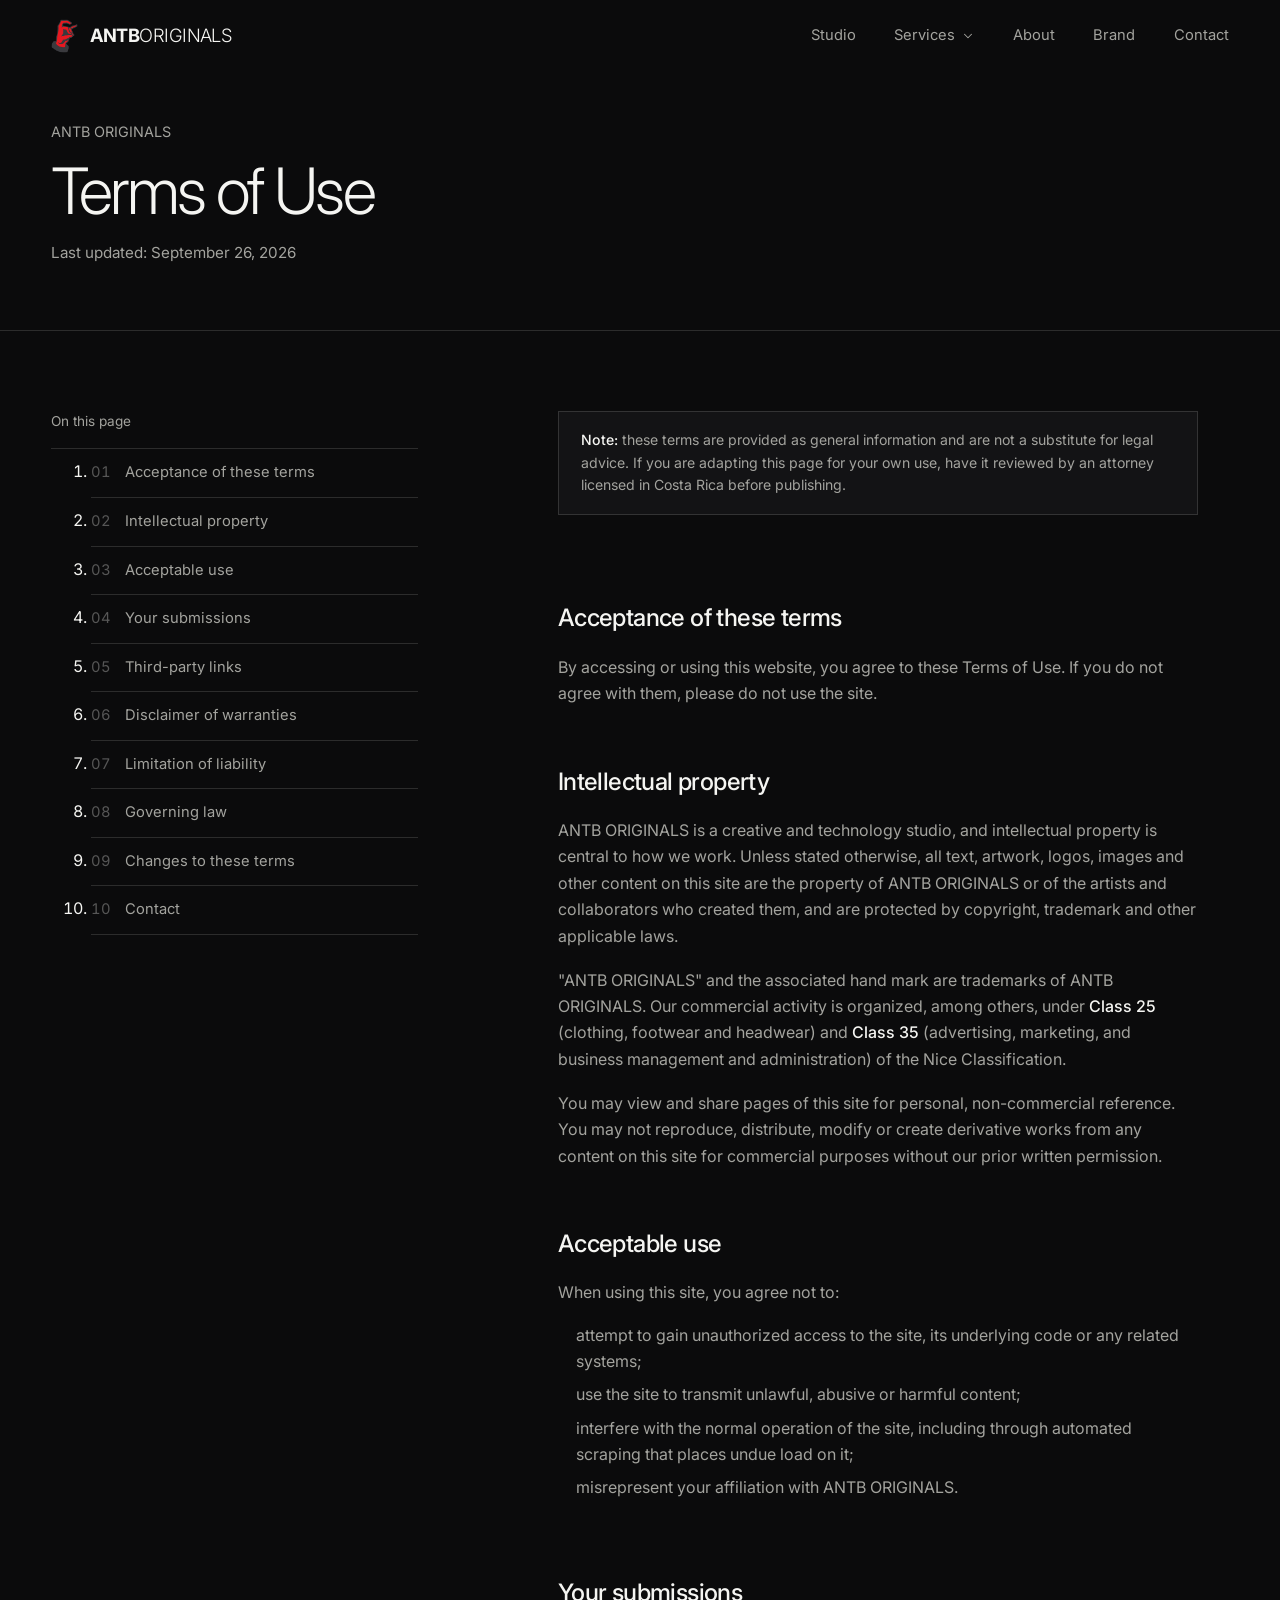
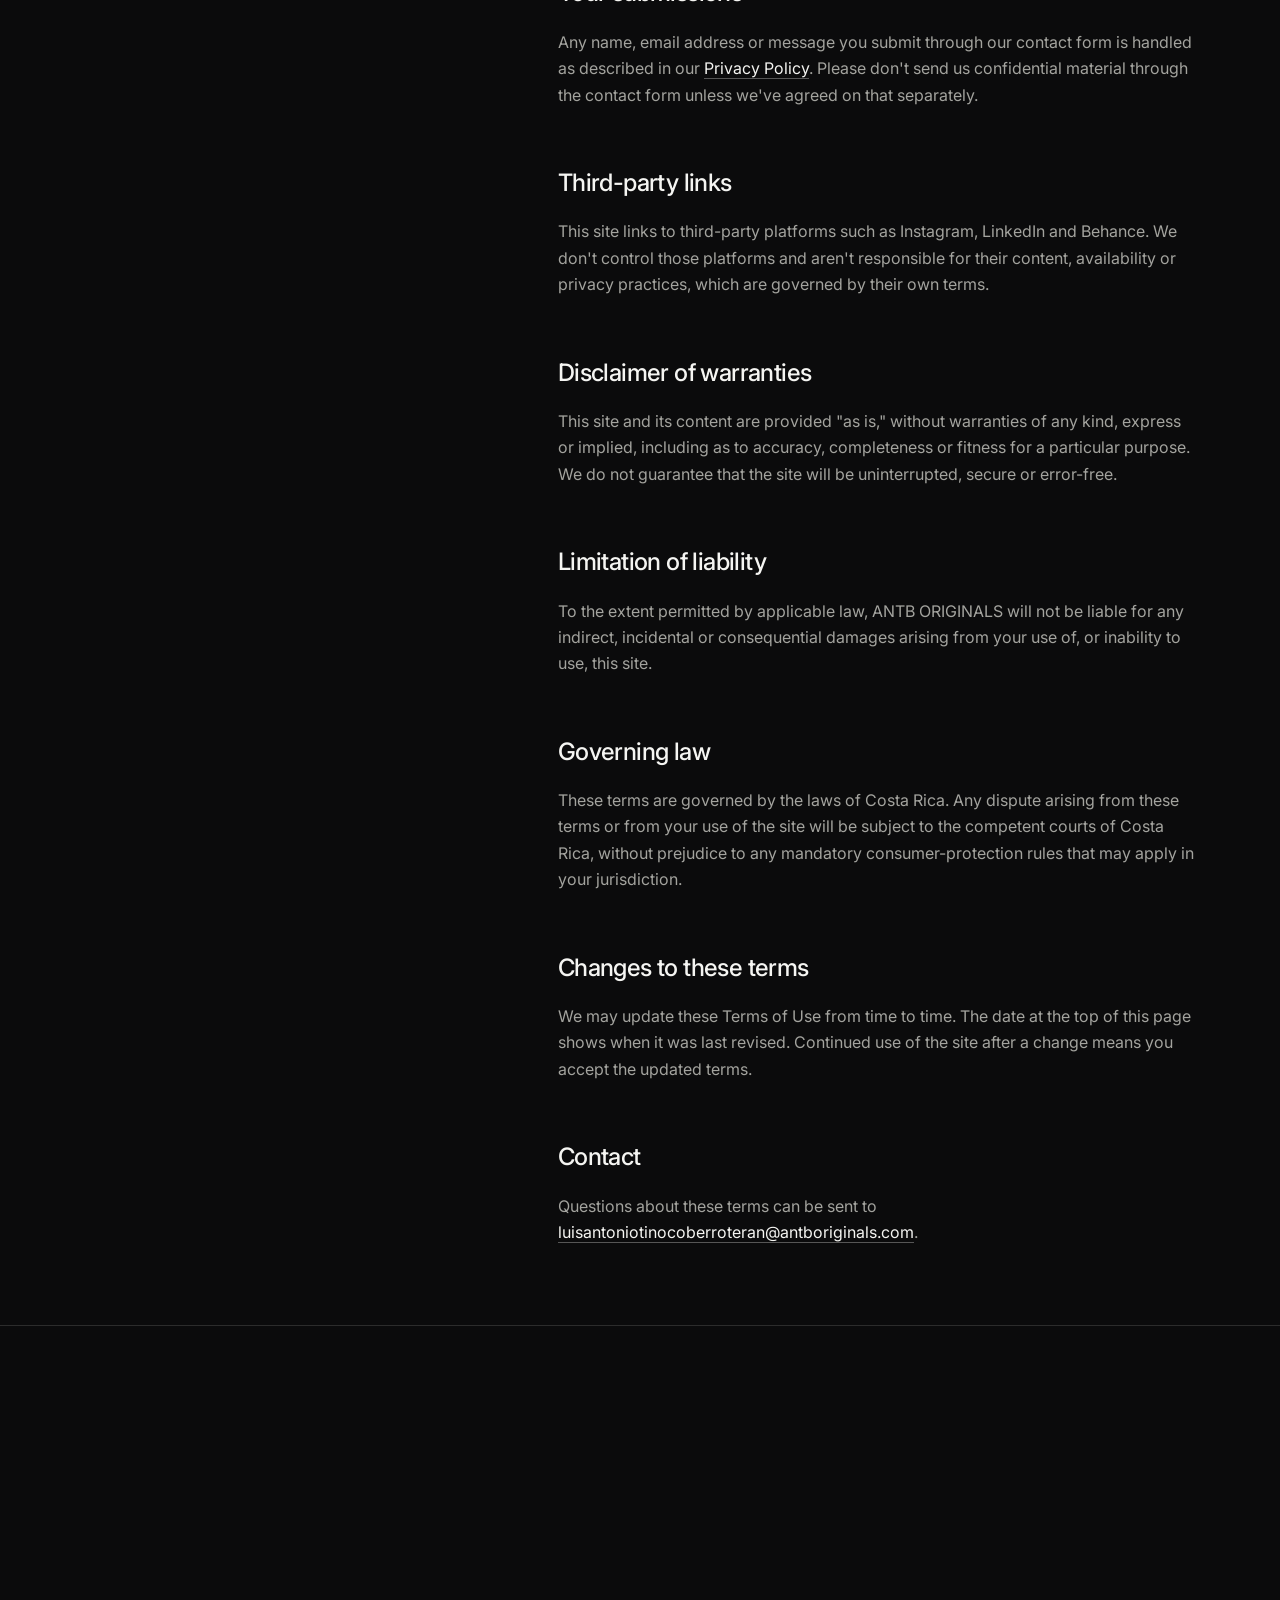
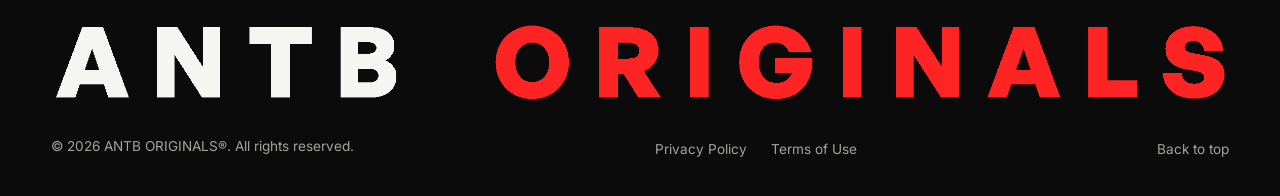
<file: antboriginals/terms-of-use.html>
<!DOCTYPE html>
<html lang="en">
<head>
  <meta charset="utf-8">
  <meta name="viewport" content="width=device-width, initial-scale=1, viewport-fit=cover">
  <title>Terms of Use — ANTB ORIGINALS</title>
  <meta name="description" content="The terms that govern your use of the ANTB ORIGINALS website, including intellectual property, acceptable use and liability.">
  <meta name="theme-color" content="#0b0b0c">
  <meta name="color-scheme" content="dark">
  <meta name="robots" content="index, follow">

  <link rel="canonical" href="https://antboriginals.com/terms-of-use.html">

  <meta property="og:type" content="website">
  <meta property="og:url" content="https://antboriginals.com/terms-of-use.html">
  <meta property="og:site_name" content="ANTB ORIGINALS">
  <meta property="og:locale" content="en_US">
  <meta property="og:title" content="Terms of Use — ANTB ORIGINALS">
  <meta property="og:description" content="The terms that govern your use of the ANTB ORIGINALS website, including intellectual property, acceptable use and liability.">
  <meta property="og:image" content="https://antboriginals.com/assets/og-image.jpg">
  <meta property="og:image:width" content="1200">
  <meta property="og:image:height" content="630">

  <meta name="twitter:card" content="summary_large_image">
  <meta name="twitter:title" content="Terms of Use — ANTB ORIGINALS">
  <meta name="twitter:description" content="The terms that govern your use of the ANTB ORIGINALS website, including intellectual property, acceptable use and liability.">
  <meta name="twitter:image" content="https://antboriginals.com/assets/og-image.jpg">

  <link rel="icon" type="image/png" href="assets/favicon.png">
  <link rel="apple-touch-icon" href="assets/favicon.png">

  <link rel="preconnect" href="https://fonts.googleapis.com">
  <link rel="preconnect" href="https://fonts.gstatic.com" crossorigin>
  <link href="https://fonts.googleapis.com/css2?family=Inter:wght@300;400;500;600;700&display=swap" rel="stylesheet">
  <link rel="stylesheet" href="css/style.css?v=4">

  <script>if ('noModule' in HTMLScriptElement.prototype) document.documentElement.classList.add('js');</script>
</head>
<body id="top">
  <a class="skip-link" href="#terms">Skip to content</a>

  <header class="nav" id="nav">
    <div class="nav__inner">
      <a class="nav__logo" href="index.html" aria-label="ANTB ORIGINALS®, back to home">
        <img src="assets/hand-mark.png" alt="" width="735" height="920">
        <span><b>ANTB</b>ORIGINALS</span>
      </a>

      <button class="nav__toggle" id="navToggle" type="button" aria-expanded="false" aria-controls="navLinks" aria-label="Open menu">
        <span></span><span></span>
      </button>

      <nav class="nav__links" id="navLinks" aria-label="Primary">
        <a href="index.html#studio">Studio</a>
        <div class="nav__dropdown">
          <button class="nav__dropdown-toggle" type="button" aria-expanded="false" aria-controls="servicesMenu">
            Services
            <svg viewBox="0 0 24 24" aria-hidden="true"><path d="M6 9l6 6 6-6"/></svg>
          </button>
          <div class="nav__menu" id="servicesMenu">
            <a href="index.html#services">Creative</a>
            <a href="index.html#software">Software</a>
          </div>
        </div>
        <a href="index.html#about">About</a>
        <a href="brand-manual.html">Brand</a>
        <a href="index.html#contact">Contact</a>
      </nav>
    </div>
  </header>

  <main>
    <section class="legal-hero">
      <div class="container">
        <p class="legal-hero__eyebrow"><a href="index.html">ANTB ORIGINALS</a></p>
        <h1 class="legal-hero__title">Terms of Use</h1>
        <p class="legal-hero__meta">Last updated: September 26, 2026</p>
      </div>
    </section>

    <section class="legal" id="terms">
      <div class="container legal__grid">
        <nav class="legal__toc" aria-label="Sections">
          <p class="legal__toc-title">On this page</p>
          <ol>
            <li><a href="#acceptance">Acceptance of these terms</a></li>
            <li><a href="#intellectual-property">Intellectual property</a></li>
            <li><a href="#acceptable-use">Acceptable use</a></li>
            <li><a href="#submissions">Your submissions</a></li>
            <li><a href="#third-party-links">Third-party links</a></li>
            <li><a href="#disclaimer">Disclaimer of warranties</a></li>
            <li><a href="#liability">Limitation of liability</a></li>
            <li><a href="#governing-law">Governing law</a></li>
            <li><a href="#changes">Changes to these terms</a></li>
            <li><a href="#contact-us">Contact</a></li>
          </ol>
        </nav>

        <div class="legal__body">
          <div class="legal__callout">
            <strong>Note:</strong> these terms are provided as general information and are not a substitute for legal advice. If you are adapting this page for your own use, have it reviewed by an attorney licensed in Costa Rica before publishing.
          </div>

          <section id="acceptance">
            <h2>Acceptance of these terms</h2>
            <p>By accessing or using this website, you agree to these Terms of Use. If you do not agree with them, please do not use the site.</p>
          </section>

          <section id="intellectual-property">
            <h2>Intellectual property</h2>
            <p>ANTB ORIGINALS is a creative and technology studio, and intellectual property is central to how we work. Unless stated otherwise, all text, artwork, logos, images and other content on this site are the property of ANTB ORIGINALS or of the artists and collaborators who created them, and are protected by copyright, trademark and other applicable laws.</p>
            <p>"ANTB ORIGINALS" and the associated hand mark are trademarks of ANTB ORIGINALS. Our commercial activity is organized, among others, under <strong>Class 25</strong> (clothing, footwear and headwear) and <strong>Class 35</strong> (advertising, marketing, and business management and administration) of the Nice Classification.</p>
            <p>You may view and share pages of this site for personal, non-commercial reference. You may not reproduce, distribute, modify or create derivative works from any content on this site for commercial purposes without our prior written permission.</p>
          </section>

          <section id="acceptable-use">
            <h2>Acceptable use</h2>
            <p>When using this site, you agree not to:</p>
            <ul>
              <li>attempt to gain unauthorized access to the site, its underlying code or any related systems;</li>
              <li>use the site to transmit unlawful, abusive or harmful content;</li>
              <li>interfere with the normal operation of the site, including through automated scraping that places undue load on it;</li>
              <li>misrepresent your affiliation with ANTB ORIGINALS.</li>
            </ul>
          </section>

          <section id="submissions">
            <h2>Your submissions</h2>
            <p>Any name, email address or message you submit through our contact form is handled as described in our <a href="privacy-policy.html">Privacy Policy</a>. Please don't send us confidential material through the contact form unless we've agreed on that separately.</p>
          </section>

          <section id="third-party-links">
            <h2>Third-party links</h2>
            <p>This site links to third-party platforms such as Instagram, LinkedIn and Behance. We don't control those platforms and aren't responsible for their content, availability or privacy practices, which are governed by their own terms.</p>
          </section>

          <section id="disclaimer">
            <h2>Disclaimer of warranties</h2>
            <p>This site and its content are provided "as is," without warranties of any kind, express or implied, including as to accuracy, completeness or fitness for a particular purpose. We do not guarantee that the site will be uninterrupted, secure or error-free.</p>
          </section>

          <section id="liability">
            <h2>Limitation of liability</h2>
            <p>To the extent permitted by applicable law, ANTB ORIGINALS will not be liable for any indirect, incidental or consequential damages arising from your use of, or inability to use, this site.</p>
          </section>

          <section id="governing-law">
            <h2>Governing law</h2>
            <p>These terms are governed by the laws of Costa Rica. Any dispute arising from these terms or from your use of the site will be subject to the competent courts of Costa Rica, without prejudice to any mandatory consumer-protection rules that may apply in your jurisdiction.</p>
          </section>

          <section id="changes">
            <h2>Changes to these terms</h2>
            <p>We may update these Terms of Use from time to time. The date at the top of this page shows when it was last revised. Continued use of the site after a change means you accept the updated terms.</p>
          </section>

          <section id="contact-us">
            <h2>Contact</h2>
            <p>Questions about these terms can be sent to <a href="mailto:luisantoniotinocoberroteran@antboriginals.com">luisantoniotinocoberroteran@antboriginals.com</a>.</p>
          </section>
        </div>
      </div>
    </section>
  </main>

  <footer class="footer">
    <div class="container">
      <img class="footer__wordmark" src="assets/wordmark-dark.png" alt="ANTB ORIGINALS" width="2327" height="165" loading="lazy">
    </div>

    <div class="container footer__bottom">
      <p>© <span id="year">2026</span> ANTB ORIGINALS®. All rights reserved.</p>
      <nav class="footer__legal" aria-label="Legal">
        <a href="privacy-policy.html">Privacy Policy</a>
        <a href="terms-of-use.html">Terms of Use</a>
      </nav>
      <a href="#top">Back to top</a>
    </div>
  </footer>

  <script type="module" src="js/main.js?v=3"></script>
</body>
</html>
</file>
<file: antboriginals/css/style.css>
:root {
  --bg: #0b0b0c;
  --surface: #131315;
  --line: rgba(245, 245, 242, 0.14);
  --line-strong: rgba(245, 245, 242, 0.32);
  --text: #f5f5f2;
  --muted: #a3a39e;
  --red: #ff2424;
  --red-deep: #d61c1c;
  --cube-a: #007cf0;
  --cube-b: #00dfd8;

  /* 0 keeps the header "ANTB" white, 1 makes it fully red; set from js/modules/nav.js. */
  --logo-progress: 0;

  --font: "Inter", "Helvetica Neue", Helvetica, Arial, sans-serif;
  --ease: cubic-bezier(0.2, 0.7, 0.2, 1);

  --pad: clamp(1.25rem, 4vw, 3.5rem);
  --max: 1440px;
  --nav-h: 72px;
}

*, *::before, *::after { box-sizing: border-box; }

html {
  scroll-behavior: smooth;
  -webkit-text-size-adjust: 100%;
}

body {
  margin: 0;
  background: var(--bg);
  color: var(--text);
  font-family: var(--font);
  font-size: 1rem;
  line-height: 1.6;
  -webkit-font-smoothing: antialiased;
  -moz-osx-font-smoothing: grayscale;
  text-rendering: optimizeLegibility;
}

body.menu-open { overflow: hidden; }

/* The sticker's lifted corner reaches past the right edge; clip it without creating a scroll container that would break the sticky services stage. */
main {
  position: relative;
  overflow-x: clip;
}

img { display: block; max-width: 100%; height: auto; }
a { color: inherit; text-decoration: none; }
ul { list-style: none; margin: 0; padding: 0; }
h1, h2, h3, p, dl, dd { margin: 0; }
b { font-weight: 700; }

::selection { background: var(--red); color: #fff; }

:focus-visible {
  outline: 2px solid var(--red);
  outline-offset: 4px;
}

.container {
  width: min(100% - (var(--pad) * 2), var(--max));
  margin-inline: auto;
}

.skip-link {
  position: fixed;
  top: 0.75rem;
  left: 0.75rem;
  z-index: 100;
  padding: 0.6rem 1rem;
  background: var(--text);
  color: var(--bg);
  font-size: 0.9rem;
  transform: translateY(-200%);
}
.skip-link:focus { transform: none; }

.text-muted { color: var(--muted); }
.text-red { color: var(--red); font-weight: 700; }

.btn {
  display: inline-flex;
  align-items: center;
  justify-content: center;
  padding: 1rem 1.9rem;
  border: 1px solid var(--line-strong);
  border-radius: 2px;
  background: transparent;
  color: var(--text);
  font: 500 0.95rem/1 var(--font);
  letter-spacing: 0.01em;
  cursor: pointer;
  transition: background-color 0.3s var(--ease), border-color 0.3s var(--ease), color 0.3s var(--ease);
}
.btn:hover {
  background: var(--red-deep);
  border-color: var(--red-deep);
  color: #fff;
}

@keyframes rise {
  from { transform: translateY(105%); }
  to { transform: none; }
}
@keyframes settle {
  from { opacity: 0; transform: translateY(1.5rem) rotate(-3deg); }
  to { opacity: 1; transform: none; }
}
@keyframes fade {
  from { opacity: 0; transform: translateY(0.6rem); }
  to { opacity: 1; transform: none; }
}
@keyframes nudge {
  50% { transform: translateY(5px); }
}

.nav {
  position: fixed;
  inset: 0 0 auto 0;
  z-index: 50;
  height: var(--nav-h);
}
/* The blur sits on a pseudo-element so it does not become the containing block of the fixed mobile menu. */
.nav::before {
  content: "";
  position: absolute;
  inset: 0;
  z-index: -1;
  background: rgba(11, 11, 12, 0.8);
  backdrop-filter: blur(14px);
  -webkit-backdrop-filter: blur(14px);
  border-bottom: 1px solid var(--line);
  opacity: 0;
  transition: opacity 0.35s var(--ease);
}
.nav.is-scrolled::before { opacity: 1; }

.nav__inner {
  width: min(100% - (var(--pad) * 2), var(--max));
  height: 100%;
  margin-inline: auto;
  display: flex;
  align-items: center;
  justify-content: space-between;
}

.nav__logo {
  position: relative;
  z-index: 2;
  display: inline-flex;
  align-items: center;
  gap: 0.7rem;
  font-size: 1.15rem;
  font-weight: 300;
  letter-spacing: -0.03em;
}
.nav__logo img { height: 34px; width: auto; }
.nav__logo b {
  color: color-mix(in srgb, var(--red) calc(var(--logo-progress) * 100%), var(--text));
}

.nav__links {
  display: flex;
  align-items: center;
  gap: clamp(1.5rem, 3vw, 2.75rem);
}
.nav__links a,
.nav__dropdown-toggle {
  position: relative;
  padding-block: 0.4rem;
  color: var(--muted);
  font-size: 0.92rem;
  transition: color 0.3s var(--ease);
}
.nav__links a::after,
.nav__dropdown-toggle::after {
  content: "";
  position: absolute;
  left: 0;
  bottom: 0;
  width: 100%;
  height: 1px;
  background: var(--red);
  transform: scaleX(0);
  transform-origin: left;
  transition: transform 0.4s var(--ease);
}
.nav__links a:hover { color: var(--text); }
.nav__links a:hover::after { transform: scaleX(1); }

.nav__dropdown { position: relative; }
.nav__dropdown-toggle {
  display: inline-flex;
  align-items: center;
  gap: 0.35rem;
  padding-inline: 0;
  border: 0;
  background: none;
  font-family: inherit;
  line-height: inherit;
  cursor: pointer;
}
.nav__dropdown-toggle svg {
  width: 14px;
  height: 14px;
  fill: none;
  stroke: currentColor;
  stroke-width: 1.8;
  stroke-linecap: round;
  stroke-linejoin: round;
  transition: transform 0.3s var(--ease);
}
.nav__dropdown-toggle:hover,
.nav__dropdown.is-open .nav__dropdown-toggle { color: var(--text); }
.nav__dropdown-toggle:hover::after,
.nav__dropdown.is-open .nav__dropdown-toggle::after { transform: scaleX(1); }
.nav__dropdown.is-open .nav__dropdown-toggle svg { transform: rotate(180deg); }

.nav__menu {
  position: absolute;
  top: 100%;
  left: -1.25rem;
  display: flex;
  flex-direction: column;
  gap: 0.35rem;
  min-width: 11rem;
  margin-top: 0.85rem;
  padding: 0.85rem 1.25rem;
  border: 1px solid var(--line);
  border-top: 2px solid var(--red);
  background: rgba(11, 11, 12, 0.92);
  backdrop-filter: blur(14px);
  -webkit-backdrop-filter: blur(14px);
  opacity: 0;
  visibility: hidden;
  transform: translateY(-6px);
  transition: opacity 0.25s var(--ease), transform 0.25s var(--ease), visibility 0.25s;
}
/* Bridges the gap under the toggle so the pointer can reach the menu without closing it. */
.nav__menu::before {
  content: "";
  position: absolute;
  inset: -0.85rem 0 auto 0;
  height: 0.85rem;
}
.nav__dropdown.is-open .nav__menu {
  opacity: 1;
  visibility: visible;
  transform: none;
}
.nav__menu a {
  width: fit-content;
  transition: color 0.3s var(--ease), transform 0.3s var(--ease);
}
.nav__menu a::after { display: none; }
.nav__menu a:hover { transform: translateX(4px); }

.nav__toggle {
  display: none;
  position: relative;
  z-index: 2;
  width: 44px;
  height: 44px;
  padding: 0;
  border: 0;
  background: transparent;
  cursor: pointer;
}
.nav__toggle span {
  position: absolute;
  left: 11px;
  right: 11px;
  height: 1.5px;
  background: var(--text);
  transition: transform 0.35s var(--ease), top 0.35s var(--ease);
}
.nav__toggle span:nth-child(1) { top: 18px; }
.nav__toggle span:nth-child(2) { top: 25px; }
.nav.is-open .nav__toggle span:nth-child(1) { top: 21.5px; transform: rotate(45deg); }
.nav.is-open .nav__toggle span:nth-child(2) { top: 21.5px; transform: rotate(-45deg); }

@media (max-width: 760px) {
  .nav__toggle { display: block; }
  .nav__links {
    position: fixed;
    inset: 0;
    z-index: 1;
    flex-direction: column;
    align-items: stretch;
    gap: 0;
    padding: calc(var(--nav-h) + 1rem) var(--pad) calc(2rem + env(safe-area-inset-bottom, 0px));
    overflow-y: auto;
    background: var(--bg);
    opacity: 0;
    visibility: hidden;
    transition: opacity 0.35s var(--ease), visibility 0.35s;
  }
  .nav__links > a,
  .nav__dropdown {
    border-bottom: 1px solid var(--line);
    opacity: 0;
    transform: translateY(0.5rem);
    transition: opacity 0.4s var(--ease), transform 0.4s var(--ease);
  }
  .nav__links > :first-child { border-top: 1px solid var(--line); }
  .nav__links > a,
  .nav__dropdown-toggle {
    display: block;
    width: 100%;
    padding-block: 0.95rem;
    color: var(--text);
    font-size: 1.5rem;
    font-weight: 400;
    letter-spacing: -0.025em;
    text-align: left;
  }
  .nav__links a::after,
  .nav__dropdown-toggle::after,
  .nav__dropdown-toggle svg { display: none; }
  .nav__dropdown-toggle { cursor: default; }
  .nav__menu {
    position: static;
    gap: 0;
    min-width: 0;
    margin: -0.35rem 0 0;
    padding: 0 0 0.75rem;
    border: 0;
    background: none;
    opacity: 1;
    visibility: visible;
    transform: none;
  }
  .nav__links .nav__menu a {
    width: auto;
    padding-block: 0.45rem;
    color: var(--muted);
    font-size: 1.05rem;
  }
  .nav__links .nav__menu a::before {
    content: "";
    display: inline-block;
    width: 0.75rem;
    height: 1px;
    margin: 0 0.65rem 0 0;
    background: var(--red);
    vertical-align: middle;
  }
  .nav.is-open .nav__links { opacity: 1; visibility: visible; }
  .nav.is-open .nav__links > a,
  .nav.is-open .nav__dropdown { opacity: 1; transform: none; }
  .nav.is-open .nav__links > :nth-child(2) { transition-delay: 0.04s; }
  .nav.is-open .nav__links > :nth-child(3) { transition-delay: 0.08s; }
  .nav.is-open .nav__links > :nth-child(4) { transition-delay: 0.12s; }
  .nav.is-open .nav__links > :nth-child(5) { transition-delay: 0.16s; }
  .nav.is-open::before { opacity: 0; }
}

.hero {
  position: relative;
  overflow: hidden;
  min-height: 100vh;
  min-height: 100svh;
  display: flex;
  align-items: flex-end;
  padding: calc(var(--nav-h) + 3rem) 0 clamp(4.5rem, 8vw, 6.5rem);
}

.hero__video {
  position: absolute;
  inset: 0;
  z-index: 0;
  width: 100%;
  height: 100%;
  object-fit: cover;
  pointer-events: none;
}

/* Darker toward the bottom, where the copy sits, so the video can stay bright up top. */
.hero__scrim {
  position: absolute;
  inset: 0;
  z-index: 1;
  background: linear-gradient(180deg, rgba(11, 11, 12, 0.5) 0%, rgba(11, 11, 12, 0.62) 55%, rgba(11, 11, 12, 0.88) 100%);
  pointer-events: none;
}

.hero__grid {
  position: relative;
  z-index: 2;
  display: grid;
  grid-template-columns: minmax(0, 1fr) auto;
  align-items: end;
  column-gap: clamp(1.5rem, 3vw, 2.5rem);
}

/* Clips the rise animation; the bottom padding keeps descenders visible. */
.hero__title {
  overflow: hidden;
  padding-bottom: 0.14em;
  margin-bottom: clamp(1rem, 2vw, 1.75rem);
  font-size: clamp(2.1rem, 5vw, 5.5rem);
  font-weight: 300;
  line-height: 1.04;
  letter-spacing: -0.04em;
  white-space: nowrap;
}
.hero__line {
  display: block;
  animation: rise 1.2s var(--ease) 0.1s both;
}

.hero__subtitle {
  font-size: clamp(1.1rem, 1.9vw, 1.6rem);
  font-weight: 400;
  letter-spacing: -0.02em;
  line-height: 1.3;
  animation: fade 0.9s var(--ease) 0.7s both;
}

.hero__areas {
  margin-top: 0.85rem;
  max-width: 44rem;
  color: var(--muted);
  font-size: clamp(0.92rem, 1.2vw, 1.05rem);
  animation: fade 0.9s var(--ease) 0.85s both;
}

/* Reserves the sticker's resting place; the sticker itself is positioned from JS. */
.hero__mark {
  width: clamp(220px, 25vw, 400px);
  aspect-ratio: 1;
  justify-self: end;
  align-self: end;
}

.hero__scroll {
  position: absolute;
  z-index: 2;
  left: 0;
  right: 0;
  bottom: 1.6rem;
  width: max-content;
  margin-inline: auto;
  display: flex;
  align-items: center;
  gap: 0.7rem;
  color: var(--text);
  font-size: 0.72rem;
  letter-spacing: 0.22em;
  text-transform: uppercase;
  animation: fade 0.9s var(--ease) 1.2s both;
}
.hero__scroll svg {
  width: 16px;
  height: 16px;
  fill: none;
  stroke: var(--red);
  stroke-width: 2;
  stroke-linecap: round;
  stroke-linejoin: round;
  animation: nudge 1.6s ease-in-out infinite;
}

@media (max-width: 900px) {
  .hero__grid { grid-template-columns: minmax(0, 1fr); }
  .hero__mark {
    order: -1;
    width: clamp(140px, 40vw, 260px);
    margin-bottom: clamp(2rem, 8vw, 3.5rem);
  }
  .hero__title { font-size: clamp(1.7rem, 8.2vw, 3.6rem); }
}

@media (max-width: 360px) {
  .hero__title { white-space: normal; }
}

/* JS drives --peel (corner lift), --morph (sticker to cubes), --rot (drag tilt) and --press (stick squash). */
.sticker {
  position: absolute;
  top: 0;
  left: 0;
  z-index: 4;
  width: 0;
  height: 0;
  pointer-events: none;
  will-change: transform;
}
.sticker__fx {
  --u: calc(1 - var(--peel, 0.3) * 0.7);
  position: absolute;
  inset: 0;
  opacity: clamp(0, calc(1.35 - var(--morph, 0) * 1.6), 1);
  transform: perspective(900px) rotateY(calc(var(--morph, 0) * 75deg)) rotate(var(--rot, 0deg))
             scale(calc(var(--press, 1) * (1 - 0.45 * var(--morph, 0))));
  filter: drop-shadow(0 calc(8px + 18px * var(--peel, 0.3)) calc(14px + 14px * var(--peel, 0.3)) rgba(0, 0, 0, 0.55))
          blur(calc(var(--morph, 0) * 6px));
  touch-action: none;
  user-select: none;
  -webkit-user-select: none;
}
.sticker.is-live .sticker__fx { pointer-events: auto; cursor: grab; }
.sticker.is-dragging .sticker__fx { cursor: grabbing; }
.sticker__body {
  position: absolute;
  inset: 0;
  animation: settle 1.4s var(--ease) 0.45s both;
}
.sticker__img,
.sticker__flap {
  position: absolute;
  inset: 0;
  width: 100%;
  height: 100%;
  -webkit-user-drag: none;
}
.sticker__img {
  clip-path: polygon(0 0, 100% 0, 100% calc(var(--u) * 100%), calc(var(--u) * 100%) 100%, 0 100%);
}
/* The lifted corner: the same image mirrored across the fold and greyed out as the silver back. */
.sticker__flap {
  transform-origin: 0 0;
  transform: translate(calc((1 + var(--u)) * 100%), calc((1 + var(--u)) * 100%)) matrix(0, -1, -1, 0, 0, 0);
  clip-path: polygon(calc(var(--u) * 100%) 100%, 100% 100%, 100% calc(var(--u) * 100%));
  filter: grayscale(1) brightness(1.7) contrast(0.7);
}

.v3-cube-loader {
  position: relative;
  display: flex;
  justify-content: center;
  align-items: center;
  width: 220px;
  height: 220px;
  perspective: 1200px;
  transform-style: preserve-3d;
}
.v3-cube {
  position: absolute;
  width: 28px;
  height: 28px;
  border-radius: 6px;
  background: linear-gradient(135deg, var(--cube-a), var(--cube-b));
  box-shadow: 0 8px 20px rgba(0, 0, 0, 0.2);
  opacity: 0.85;
  transform-style: preserve-3d;
  animation: cube-float-3d 3.5s ease-in-out infinite;
  animation-delay: calc(var(--i) * 0.2s);
}
@keyframes cube-float-3d {
  0% { transform: translate3d(calc((var(--i) - 5) * 20px), calc((var(--i) - 5) * 12px), 0) rotateX(0deg) rotateY(0deg) rotateZ(0deg) scale(1); }
  50% { transform: translate3d(calc((var(--i) - 5) * 20px), calc((var(--i) - 5) * 12px), 50px) rotateX(180deg) rotateY(180deg) rotateZ(90deg) scale(1.25); }
  100% { transform: translate3d(calc((var(--i) - 5) * 20px), calc((var(--i) - 5) * 12px), 0) rotateX(360deg) rotateY(360deg) rotateZ(180deg) scale(1); }
}
.sticker .v3-cube-loader {
  position: absolute;
  left: 50%;
  top: 50%;
  margin: -110px 0 0 -110px;
  transform: scale(calc(0.45 + 0.55 * var(--morph, 0)));
}
.sticker .v3-cube,
.loader-slot--clone .v3-cube {
  opacity: clamp(0, calc(var(--morph, 0) * 2.2 - var(--i) * 0.09), 0.85);
}
.loader-slot--clone .v3-cube-loader { transform: scaleX(-1); }

.loader-slot {
  display: block;
  width: 220px;
  height: 220px;
  margin-top: clamp(2rem, 5vw, 3.5rem);
}

.section {
  padding-block: clamp(5rem, 12vw, 10rem);
  border-top: 1px solid var(--line);
  scroll-margin-top: var(--nav-h);
}
.section--surface { background: var(--surface); }

.section__title {
  font-size: clamp(2rem, 3.6vw, 3.25rem);
  font-weight: 500;
  line-height: 1.05;
  letter-spacing: -0.04em;
  text-wrap: balance;
}

.split,
.section__head {
  display: grid;
  grid-template-columns: repeat(12, minmax(0, 1fr));
  column-gap: clamp(1.5rem, 3vw, 3rem);
}
.split { row-gap: clamp(2rem, 5vw, 3rem); }
.split > :first-child { grid-column: 1 / span 5; }
.split__body { grid-column: 6 / span 7; }

.section__head {
  row-gap: 1rem;
  align-items: end;
  margin-bottom: clamp(2.5rem, 6vw, 4.5rem);
}
.section__head .section__title { grid-column: 1 / span 5; }
.section__intro { grid-column: 6 / span 5; max-width: 26em; }

@media (max-width: 900px) {
  .split > :first-child,
  .split__body,
  .section__head .section__title,
  .section__intro { grid-column: 1 / -1; }
}

.lead {
  max-width: 30em;
  font-size: clamp(1.4rem, 2.3vw, 2.15rem);
  font-weight: 300;
  line-height: 1.32;
  letter-spacing: -0.025em;
  text-wrap: pretty;
}
.lead + .text-muted {
  max-width: 34em;
  margin-top: clamp(1.5rem, 3vw, 2.25rem);
  font-size: 1.05rem;
}

.studio__grid {
  display: grid;
  grid-template-columns: 220px minmax(0, 1fr) 220px;
  align-items: center;
  column-gap: clamp(1rem, 3vw, 3rem);
}
.studio__grid .loader-slot { margin: 0; }
.studio__text { text-align: center; }
.studio__text .section__title {
  margin-bottom: clamp(1.5rem, 3vw, 2.5rem);
  font-size: clamp(2.4rem, 5.2vw, 4.75rem);
}
.studio__text .lead,
.studio__text .text-muted { margin-inline: auto; }

@media (max-width: 1100px) {
  .studio__grid {
    grid-template-columns: 1fr;
    justify-items: center;
    row-gap: 1.5rem;
  }
}

.svc-stage { position: relative; height: 300vh; }
.svc-sticky {
  position: sticky;
  top: 0;
  height: 100vh;
  height: 100svh;
  overflow: hidden;
}
.svc-labels {
  position: absolute;
  z-index: 20;
  left: 0;
  top: calc(var(--nav-h) + 1rem);
  width: 45%;
  height: 5rem;
  pointer-events: none;
}
.svc-label {
  position: absolute;
  left: 0;
  top: 0;
  max-width: 9em;
  opacity: 0;
  font-size: clamp(1.6rem, 3.2vw, 3rem);
  font-weight: 600;
  line-height: 1;
  letter-spacing: -0.04em;
  text-transform: uppercase;
}
.svc-tiles { list-style: none; margin: 0; padding: 0; }
/* Sized from the height left under the navbar so zoom or short screens never push a tile under it. */
.svc-tile {
  --stage-free: calc(100vh - var(--nav-h));
  position: absolute;
  left: 50%;
  top: calc(var(--nav-h) + (100% - var(--nav-h)) * 0.42);
  width: min(58vw, calc((var(--stage-free) - 8rem) * 16 / 9 * 0.9));
  opacity: 0;
  visibility: hidden;
  will-change: transform, opacity;
}
@supports (height: 100svh) {
  .svc-tile { --stage-free: calc(100svh - var(--nav-h)); }
}
.svc-tile__media {
  position: relative;
  aspect-ratio: 16 / 9;
  overflow: hidden;
  border-radius: 4px;
  background: #000;
  box-shadow: 0 30px 80px rgba(0, 0, 0, 0.55);
}
.svc-video {
  display: block;
  width: 100%;
  height: 100%;
  object-fit: cover;
}
.svc-tile__veil {
  position: absolute;
  inset: 0;
  background: linear-gradient(135deg, var(--cube-a), var(--cube-b));
  opacity: var(--veil, 0);
  pointer-events: none;
}
.svc-tile__cap {
  position: absolute;
  top: calc(100% + 1rem);
  left: 0;
  right: 0;
  text-align: center;
}
.svc-tile__cap strong {
  display: block;
  font-size: 0.78rem;
  font-weight: 600;
  letter-spacing: 0.16em;
  text-transform: uppercase;
}
.svc-tile__cap span {
  display: block;
  max-width: 34em;
  margin: 0.4rem auto 0;
  color: var(--muted);
  font-size: 0.9rem;
  line-height: 1.5;
}

@media (max-width: 860px), (max-height: 440px), (prefers-reduced-motion: reduce) {
  .svc-stage { height: auto; }
  .svc-sticky { position: static; height: auto; overflow: visible; }
  .svc-labels { display: none; }
  .svc-tile {
    position: relative;
    left: auto;
    top: auto;
    width: 100%;
    margin-bottom: 3.5rem;
    transform: none !important;
    opacity: 1 !important;
    visibility: visible !important;
  }
  .svc-tile__veil { display: none; }
  .svc-tile__cap { position: static; margin-top: 1rem; text-align: left; }
  .svc-tile__cap span { margin-inline: 0; }
}

.slider {
  margin-top: clamp(4rem, 9vw, 7rem);
  padding-top: 1.75rem;
  border-top: 1px solid var(--line);
}
.slider__head {
  display: flex;
  justify-content: space-between;
  align-items: center;
  margin-bottom: 1.5rem;
}
.slider__kicker {
  color: var(--muted);
  font-size: 0.85rem;
  letter-spacing: 0.14em;
  text-transform: uppercase;
}
.slider__ctrl { display: flex; gap: 0.6rem; }
.slider__btn {
  display: grid;
  place-items: center;
  width: 46px;
  height: 46px;
  padding: 0;
  border: 1px solid var(--line-strong);
  border-radius: 50%;
  background: transparent;
  color: var(--text);
  cursor: pointer;
  transition: background-color 0.3s var(--ease), border-color 0.3s var(--ease);
}
.slider__btn:hover { background: var(--red-deep); border-color: var(--red-deep); }
.slider__btn svg {
  width: 18px;
  height: 18px;
  fill: none;
  stroke: currentColor;
  stroke-width: 1.6;
  stroke-linecap: round;
  stroke-linejoin: round;
}
.slider__viewport {
  overflow: hidden;
  border: 1px solid var(--line);
  background: var(--surface);
  touch-action: pan-y;
  cursor: grab;
}
.slider__viewport:active { cursor: grabbing; }
.slider__track {
  display: flex;
  transition: transform 0.8s var(--ease);
  will-change: transform;
}
.slide {
  flex: 0 0 100%;
  display: grid;
  grid-template-columns: minmax(0, 1fr) minmax(0, 1fr);
  align-items: center;
  gap: clamp(1.5rem, 4vw, 4rem);
  min-height: clamp(22rem, 38vw, 30rem);
  padding: clamp(1.5rem, 4vw, 4rem);
  user-select: none;
  -webkit-user-select: none;
}
.slide__copy > * {
  opacity: 0;
  transform: translateY(16px);
  transition: opacity 0.7s var(--ease), transform 0.7s var(--ease);
}
.slide.is-active .slide__copy > * { opacity: 1; transform: none; }
.slide.is-active .slide__copy > :nth-child(2) { transition-delay: 0.08s; }
.slide.is-active .slide__copy > :nth-child(3) { transition-delay: 0.16s; }
.slide__num {
  display: block;
  margin-bottom: 1.5rem;
  color: var(--red);
  font-size: 0.9rem;
  font-weight: 500;
  letter-spacing: 0.14em;
}
.slide__copy h3 {
  margin-bottom: 1rem;
  font-size: clamp(1.8rem, 3.4vw, 3rem);
  font-weight: 500;
  line-height: 1.05;
  letter-spacing: -0.04em;
}
.slide__copy p {
  max-width: 26em;
  color: var(--muted);
  font-size: 1.05rem;
  line-height: 1.55;
}
.slide__art {
  height: clamp(12rem, 24vw, 20rem);
  border: 1px solid var(--line);
  background: radial-gradient(circle at 50% 50%, rgba(255, 36, 36, 0.12), transparent 65%), var(--bg);
}
.slide__art svg { width: 100%; height: 100%; fill: none; }
.slide__art svg * { transform-box: fill-box; transform-origin: center; }
.slider__foot {
  display: flex;
  align-items: center;
  gap: 1.5rem;
  margin-top: 1.25rem;
}
.slider__dots { display: flex; gap: 0.5rem; }
.slider__dots button {
  --dot: var(--line-strong);
  width: 28px;
  height: 24px;
  padding: 0;
  border: 0;
  background: linear-gradient(var(--dot), var(--dot)) center / 100% 3px no-repeat;
  cursor: pointer;
}
.slider__dots button.is-active { --dot: var(--red); }
.slider__bar {
  flex: 1;
  height: 1px;
  overflow: hidden;
  background: var(--line);
}
.slider__bar i {
  display: block;
  width: 100%;
  height: 100%;
  background: var(--red);
  transform: scaleX(0);
  transform-origin: left;
}
.slider.is-playing .slider__bar i { animation: slider-progress var(--slide-ms, 6500ms) linear forwards; }
@keyframes slider-progress { to { transform: scaleX(1); } }

@media (max-width: 760px) {
  .slide { grid-template-columns: 1fr; }
  .slide__art { order: -1; height: 11rem; }
}

.a-ring { stroke: var(--line-strong); stroke-width: 1; fill: none; }
.a-fill { fill: var(--red); stroke: none; }

.slide__art .a-orbit {
  transform-box: view-box;
  transform-origin: 100px 60px;
  animation: a-spin 9s linear infinite;
}
@keyframes a-spin { to { transform: rotate(360deg); } }

.a-bars rect {
  fill: var(--line-strong);
  transform-origin: bottom;
  animation: a-bar 2.8s ease-in-out infinite alternate;
}
.a-bars rect.a-hot { fill: var(--red); }
.a-bars rect:nth-child(2) { animation-delay: -0.5s; }
.a-bars rect:nth-child(3) { animation-delay: -1s; }
.a-bars rect:nth-child(4) { animation-delay: -1.5s; }
.a-bars rect:nth-child(5) { animation-delay: -2s; }
@keyframes a-bar { from { transform: scaleY(0.2); } to { transform: scaleY(1); } }

.a-wave line {
  stroke: var(--text);
  stroke-width: 2;
  stroke-linecap: round;
  animation: a-wave 1.6s ease-in-out infinite alternate;
}
.a-wave line:nth-child(odd) { stroke: var(--red); }
.a-wave line:nth-child(2) { animation-delay: -0.2s; }
.a-wave line:nth-child(3) { animation-delay: -0.4s; }
.a-wave line:nth-child(4) { animation-delay: -0.6s; }
.a-wave line:nth-child(5) { animation-delay: -0.8s; }
.a-wave line:nth-child(6) { animation-delay: -1s; }
.a-wave line:nth-child(7) { animation-delay: -1.2s; }
.a-wave line:nth-child(8) { animation-delay: -1.4s; }
@keyframes a-wave { from { transform: scaleY(0.15); } to { transform: scaleY(1); } }

.a-cube path {
  stroke: var(--text);
  stroke-width: 1.2;
  stroke-linejoin: round;
  stroke-dasharray: 300;
  animation: a-draw 6s ease-in-out infinite;
}
.a-cube path:last-child { stroke: var(--red); }
@keyframes a-draw {
  0% { stroke-dashoffset: 300; }
  45%, 70% { stroke-dashoffset: 0; }
  100% { stroke-dashoffset: -300; }
}

.grid {
  display: grid;
  grid-template-columns: repeat(4, minmax(0, 1fr));
  gap: 1px;
  background: var(--line);
  border: 1px solid var(--line);
}

.card {
  display: flex;
  flex-direction: column;
  gap: 2.5rem;
  padding: clamp(1.5rem, 2vw, 2rem);
  background: var(--bg);
  transition: background-color 0.45s var(--ease);
}
.card:hover { background: var(--surface); }
.card svg {
  width: 34px;
  height: 34px;
  fill: none;
  stroke: var(--text);
  stroke-width: 1.15;
  stroke-linecap: round;
  stroke-linejoin: round;
  transition: stroke 0.35s var(--ease);
}
.card:hover svg { stroke: var(--red); }
.card h3 {
  margin-bottom: 0.65rem;
  font-size: 1.25rem;
  font-weight: 500;
  line-height: 1.2;
  letter-spacing: -0.025em;
}
.card p {
  color: var(--muted);
  font-size: 0.95rem;
  line-height: 1.55;
}
.card .card__kicker {
  margin-bottom: 0.9rem;
  color: var(--red);
  font-size: 0.75rem;
  font-weight: 500;
  letter-spacing: 0.14em;
  text-transform: uppercase;
}

@media (max-width: 1100px) {
  .grid { grid-template-columns: repeat(2, minmax(0, 1fr)); }
}
@media (max-width: 560px) {
  .grid { grid-template-columns: minmax(0, 1fr); }
}

.software__how { margin-top: clamp(4rem, 9vw, 7rem); }
.software__subtitle {
  font-size: clamp(1.6rem, 2.6vw, 2.25rem);
  font-weight: 500;
  line-height: 1.1;
  letter-spacing: -0.035em;
}
.software__steps {
  margin: 0;
  padding: 0;
  list-style: none;
  border-top: 1px solid var(--line);
}
.software__steps li {
  display: grid;
  grid-template-columns: 3.5rem minmax(0, 1fr);
  gap: 1.25rem;
  padding-block: 1.4rem;
  border-bottom: 1px solid var(--line);
}
.software__steps span {
  color: var(--red);
  font-size: 0.9rem;
  font-weight: 500;
  letter-spacing: 0.14em;
}
.software__steps strong {
  display: block;
  margin-bottom: 0.35rem;
  font-size: 1.1rem;
  font-weight: 500;
  letter-spacing: -0.015em;
}
.software__steps p {
  color: var(--muted);
  font-size: 0.95rem;
  line-height: 1.55;
}
.software__cta { margin-top: 2.25rem; }

.note {
  max-width: 36rem;
  margin-top: clamp(3rem, 6vw, 4.5rem);
  border-top: 1px solid var(--line);
}
.note > div {
  display: grid;
  grid-template-columns: 6.5rem minmax(0, 1fr);
  gap: 1.25rem;
  padding-block: 1rem;
  border-bottom: 1px solid var(--line);
  font-size: 0.95rem;
}
.note dt { font-weight: 500; }
.note dd { color: var(--muted); }
.note__caption {
  max-width: 36rem;
  margin-top: 1rem;
  color: var(--muted);
  font-size: 0.85rem;
  line-height: 1.5;
}

.legal-hero {
  padding: calc(var(--nav-h) + 3rem) 0 clamp(2.5rem, 6vw, 4rem);
  border-bottom: 1px solid var(--line);
}
.legal-hero__eyebrow {
  margin-bottom: 0.85rem;
  color: var(--muted);
  font-size: 0.9rem;
}
.legal-hero__title {
  max-width: 18em;
  font-size: clamp(2.25rem, 5.5vw, 4rem);
  font-weight: 300;
  line-height: 1.05;
  letter-spacing: -0.045em;
}
.legal-hero__meta {
  margin-top: 1.1rem;
  color: var(--muted);
  font-size: 0.95rem;
}

.legal { padding-block: clamp(3rem, 8vw, 5rem); }
.legal__grid {
  display: grid;
  grid-template-columns: repeat(12, minmax(0, 1fr));
  column-gap: clamp(1.5rem, 3vw, 3rem);
  row-gap: clamp(2.5rem, 5vw, 3.5rem);
}

.legal__toc { grid-column: 1 / span 4; }
.legal__toc-title {
  margin-bottom: 1rem;
  color: var(--muted);
  font-size: 0.85rem;
}
.legal__toc ol { counter-reset: toc; border-top: 1px solid var(--line); }
.legal__toc li { counter-increment: toc; border-bottom: 1px solid var(--line); }
.legal__toc a {
  display: flex;
  gap: 0.85rem;
  padding-block: 0.75rem;
  color: var(--muted);
  font-size: 0.92rem;
  transition: color 0.3s var(--ease);
}
.legal__toc a::before {
  content: counter(toc, decimal-leading-zero);
  color: var(--line-strong);
  font-variant-numeric: tabular-nums;
}
.legal__toc a:hover { color: var(--text); }

.legal__body { grid-column: 6 / span 7; max-width: 40em; }
.legal__body section { padding-top: clamp(2.5rem, 5vw, 3.5rem); }
.legal__body section:first-child { padding-top: 0; }
.legal__body h2 {
  margin-bottom: 1rem;
  font-size: 1.5rem;
  font-weight: 500;
  letter-spacing: -0.025em;
  scroll-margin-top: calc(var(--nav-h) + 1.5rem);
}
.legal__body h3 {
  margin: 1.5rem 0 0.75rem;
  font-size: 1.05rem;
  font-weight: 500;
}
.legal__body p {
  margin-bottom: 1.1rem;
  color: var(--muted);
  font-size: 1rem;
  line-height: 1.65;
}
.legal__body p:last-child { margin-bottom: 0; }
.legal__body strong { color: var(--text); font-weight: 500; }
.legal__body ul,
.legal__body ol {
  margin: 0 0 1.1rem;
  padding-left: 1.15rem;
  color: var(--muted);
}
.legal__body li { margin-bottom: 0.5rem; line-height: 1.6; }
.legal__body li::marker { color: var(--red); }
.legal__body a {
  color: var(--text);
  border-bottom: 1px solid var(--line-strong);
  overflow-wrap: anywhere;
}
.legal__body a:hover { color: var(--red); border-color: var(--red); }

.legal__callout {
  margin-bottom: 1.75rem;
  padding: 1.1rem 1.4rem;
  border: 1px solid var(--line);
  background: var(--surface);
  color: var(--muted);
  font-size: 0.88rem;
  line-height: 1.6;
}
.legal__callout strong { color: var(--text); }

@media (max-width: 900px) {
  .legal__toc,
  .legal__body { grid-column: 1 / -1; }
  .legal__toc { order: 2; }
  .legal__body { order: 1; max-width: none; }
}

.footer {
  padding-top: clamp(5rem, 12vw, 10rem);
  border-top: 1px solid var(--line);
  scroll-margin-top: var(--nav-h);
}

.footer__intro {
  max-width: 24em;
  margin-top: 1.25rem;
  font-size: 1.05rem;
}

.social {
  display: flex;
  flex-wrap: wrap;
  gap: 0.5rem 1.75rem;
  margin-top: 2.5rem;
}
.social a {
  display: inline-flex;
  align-items: center;
  gap: 0.55rem;
  padding-block: 0.25rem;
  border-bottom: 1px solid var(--line-strong);
  font-size: 0.95rem;
  transition: color 0.3s var(--ease), border-color 0.3s var(--ease);
}
.social a:hover { color: var(--red); border-color: var(--red); }
.social svg {
  flex: none;
  width: 18px;
  height: 18px;
}

.footer__top .form { grid-column: 7 / span 6; }
@media (max-width: 900px) {
  .footer__top .form { grid-column: 1 / -1; }
}

.field { margin-bottom: 1.75rem; }
.field label {
  display: block;
  margin-bottom: 0.35rem;
  color: var(--muted);
  font-size: 0.85rem;
}
.field input,
.field textarea {
  width: 100%;
  padding: 0.7rem 0;
  border: 0;
  border-bottom: 1px solid var(--line-strong);
  border-radius: 0;
  background: transparent;
  color: var(--text);
  font: 400 1.15rem/1.4 var(--font);
  transition: border-color 0.3s var(--ease);
}
.field textarea {
  display: block;
  min-height: 7rem;
  max-height: 18rem;
  resize: none;
  overflow-y: hidden;
  scrollbar-width: thin;
  scrollbar-color: var(--red) transparent;
}
.field textarea::-webkit-scrollbar { width: 4px; }
.field textarea::-webkit-scrollbar-track { background: transparent; }
.field textarea::-webkit-scrollbar-thumb { background: var(--red); border-radius: 2px; }
.field input:focus,
.field textarea:focus { outline: none; border-color: var(--red); }
.field .is-invalid { border-color: var(--red); }

.hp {
  position: absolute;
  left: -9999px;
  width: 1px;
  height: 1px;
  opacity: 0;
}

.form__actions {
  display: flex;
  flex-wrap: wrap;
  align-items: center;
  gap: 1rem 1.5rem;
}
.form__status {
  min-height: 1.5em;
  color: var(--muted);
  font-size: 0.9rem;
}
.form__status.is-error { color: var(--red); }

.footer__legal {
  display: flex;
  flex-wrap: wrap;
  gap: 0.5rem 1.5rem;
}
.footer__legal a { transition: color 0.3s var(--ease); }
.footer__legal a:hover { color: var(--red); }

.footer__wordmark {
  width: 100%;
  margin-top: clamp(5rem, 11vw, 9rem);
}

.footer__bottom {
  display: flex;
  flex-wrap: wrap;
  justify-content: space-between;
  gap: 0.75rem 2rem;
  padding-block: 2rem calc(2rem + env(safe-area-inset-bottom, 0px));
  color: var(--muted);
  font-size: 0.85rem;
}
.footer__bottom a {
  display: inline-block;
  padding-block: 0.2rem;
  transition: color 0.3s var(--ease);
}
.footer__bottom a:hover { color: var(--text); }

.js [data-reveal] {
  opacity: 0;
  transform: translateY(14px);
  transition: opacity 0.9s var(--ease), transform 0.9s var(--ease), background-color 0.45s var(--ease);
  transition-delay: calc(var(--i, 0) * 60ms), calc(var(--i, 0) * 60ms), 0s;
}
.js [data-reveal].is-visible {
  opacity: 1;
  transform: none;
}

@media (prefers-reduced-motion: reduce) {
  html { scroll-behavior: auto; }
  *, *::before, *::after {
    animation: none !important;
    transition-duration: 0.01ms !important;
    transition-delay: 0s !important;
  }
  .js [data-reveal] { opacity: 1; transform: none; }
  .hero__video { display: none; }
  .hero { background: var(--bg) url("../assets/hero-poster.jpg") center / cover no-repeat; }
}
</file>
<file: antboriginals/css/brand-manual.css>
/* Brand manual page. Uses the site tokens (style.css) and the manual's own typeface: Helvetica Neue (Bold / Regular / Ultra Light). Helvetica Neue ships with macOS/iOS; elsewhere it falls back to Helvetica/Arial. */
.bm { --bm-red: #EB2B07; font-family: "Helvetica Neue", Helvetica, Arial, sans-serif; font-weight: 400; }
.bm .bm-red { color: var(--bm-red); }
.bm b, .bm .bm-bold { font-weight: 700; }
.bm-progress { position: fixed; z-index: 60; top: 0; left: 0; right: 0; height: 2px; background: var(--red); transform-origin: left; transform: scaleX(var(--p, 0)); pointer-events: none; }
.bm-btn--red { background: var(--red-deep); border-color: var(--red-deep); color: #fff; }
.bm-btn--red:hover { background: var(--red); border-color: var(--red); }

.bm-hero { position: relative; overflow: hidden; min-height: 100svh; display: flex; align-items: flex-end; padding: calc(var(--nav-h) + 3rem) 0 clamp(5rem, 9vw, 7rem); --mx: 70%; --my: 30%; }
.bm-hero__glow { position: absolute; inset: -20%; z-index: 0; pointer-events: none;
  background: radial-gradient(40% 40% at var(--mx) var(--my), rgba(235, 43, 7, 0.38), transparent 70%),
              radial-gradient(45% 45% at 15% 85%, rgba(235, 43, 7, 0.16), transparent 70%);
  animation: bm-drift 14s ease-in-out infinite alternate; }
@keyframes bm-drift { to { transform: translate3d(3%, -3%, 0) scale(1.08); } }
.bm-hero__inner { position: relative; z-index: 2; }
.bm-eyebrow { margin-bottom: 1.5rem; color: var(--muted); font-size: 0.8rem; font-weight: 400; letter-spacing: 0.22em; text-transform: uppercase; animation: fade 0.9s var(--ease) 0.2s both; }
.bm-hero__title { font-size: clamp(3rem, 11vw, 10.5rem); font-weight: 700; line-height: 0.92; letter-spacing: -0.05em; overflow: hidden; padding-bottom: 0.08em; animation: rise 1.2s var(--ease) 0.1s both; }
.bm-hero__title sup { font-size: 0.22em; font-weight: 100; vertical-align: top; letter-spacing: 0; }
.bm-hero__sub { margin-top: 1rem; font-size: clamp(1rem, 2.2vw, 1.7rem); font-weight: 100; letter-spacing: 0.5em; text-transform: uppercase; animation: fade 0.9s var(--ease) 0.7s both; }
.bm-hero__actions { display: flex; flex-wrap: wrap; gap: 0.9rem; margin-top: 2.25rem; animation: fade 0.9s var(--ease) 0.9s both; }
.bm-colophon { max-width: 36rem; margin-top: 3rem; padding-top: 1.25rem; border-top: 1px solid var(--line); color: var(--muted); font-size: 0.85rem; line-height: 1.6; animation: fade 0.9s var(--ease) 1.1s both; }
.bm-colophon p + p { margin-top: 0.6rem; }
.bm-colophon__sign { color: var(--text); font-weight: 100; letter-spacing: 0.06em; }

.bm-layout { display: grid; grid-template-columns: 220px minmax(0, 1fr); gap: clamp(2rem, 5vw, 5rem); align-items: start; }
.bm-toc { position: sticky; top: calc(var(--nav-h) + 2rem); padding-top: 3rem; font-size: 0.85rem; }
.bm-toc__title { margin-bottom: 1.25rem; font-weight: 100; font-size: 1.6rem; letter-spacing: 0.02em; }
.bm-toc__part { margin: 1.25rem 0 0.4rem; color: var(--bm-red); font-size: 0.7rem; letter-spacing: 0.2em; text-transform: uppercase; }
.bm-toc ol { border-top: 1px solid var(--line); }
.bm-toc li { border-bottom: 1px solid var(--line); }
.bm-toc a { display: flex; gap: 0.75rem; padding-block: 0.55rem; color: var(--muted); transition: color 0.3s var(--ease), padding-left 0.3s var(--ease); }
.bm-toc a b { color: var(--line-strong); font-weight: 400; font-variant-numeric: tabular-nums; transition: color 0.3s var(--ease); }
.bm-toc a:hover, .bm-toc a.is-active { color: var(--text); }
.bm-toc a.is-active { padding-left: 0.5rem; }
.bm-toc a.is-active b { color: var(--bm-red); }
.bm-toc .is-soon { opacity: 0.4; }
@media (max-width: 1000px) { .bm-layout { grid-template-columns: minmax(0, 1fr); } .bm-toc { display: none; } }

.bm-sec { padding-block: clamp(4rem, 9vw, 8rem); border-top: 1px solid var(--line); scroll-margin-top: var(--nav-h); }
.bm-sec:first-child { border-top: 0; }
.bm-chap { position: relative; margin-bottom: clamp(2.5rem, 6vw, 4.5rem); }
.bm-chap__num { display: block; font-size: clamp(6rem, 17vw, 14rem); font-weight: 100; line-height: 0.8; letter-spacing: -0.06em; color: transparent; -webkit-text-stroke: 1px var(--line-strong); }
.bm-chap__part { margin-top: 1rem; color: var(--bm-red); font-size: 0.72rem; letter-spacing: 0.22em; text-transform: uppercase; }
.bm-chap h2 { margin-top: 0.35rem; font-size: clamp(1.6rem, 3.4vw, 2.8rem); font-weight: 700; letter-spacing: -0.03em; text-transform: uppercase; }
.bm-label { color: var(--muted); font-size: 0.8rem; letter-spacing: 0.18em; text-transform: uppercase; line-height: 1.7; }
.bm-label b { color: var(--text); }
.bm-label--center, .bm-body--center { text-align: center; }
.bm-statement { max-width: 20em; font-size: clamp(1.8rem, 4.2vw, 3.8rem); font-weight: 700; line-height: 1.06; letter-spacing: -0.04em; text-transform: uppercase; }
.bm-statement mark { background: none; color: var(--bm-red); }
.bm-statement--thin { margin-top: clamp(3rem, 6vw, 5rem); font-weight: 100; }
.bm-statement--sm { margin-top: 1rem; max-width: 30em; font-size: clamp(1.2rem, 2.3vw, 1.9rem); font-weight: 400; line-height: 1.3; letter-spacing: -0.02em; text-transform: none; }
.bm-body { max-width: 34em; margin-top: 1.75rem; color: var(--muted); font-size: 1.1rem; line-height: 1.6; }
.bm-body b { color: var(--text); }
.bm-body--lg { color: var(--text); font-size: clamp(1.2rem, 2.2vw, 1.8rem); font-weight: 100; line-height: 1.4; letter-spacing: -0.015em; max-width: 30em; }
.bm-body--center { margin-inline: auto; }
.bm-split .w { display: inline-block; opacity: 0; transform: translateY(0.45em); transition: opacity 0.7s var(--ease), transform 0.7s var(--ease); transition-delay: calc(var(--w) * 45ms); }
.bm-split.is-visible .w { opacity: 1; transform: none; }

/* team + marquee */
.bm-team { display: grid; grid-template-columns: minmax(0, 1fr) minmax(0, 2fr); gap: 2rem; margin-top: clamp(3rem, 6vw, 5rem); align-items: start; }
.bm-roles { display: flex; flex-wrap: wrap; gap: 0.6rem; }
.bm-roles li { padding: 0.65rem 1.1rem; border: 1px solid var(--line-strong); border-radius: 999px; font-size: 0.9rem; transition: background-color 0.3s var(--ease), border-color 0.3s var(--ease); }
.bm-roles li:hover { background: var(--bm-red); border-color: var(--bm-red); }
@media (max-width: 760px) { .bm-team { grid-template-columns: 1fr; } }
.bm-label--center { margin-top: clamp(3.5rem, 7vw, 6rem); }
.bm-marquee { overflow: hidden; margin: 1.5rem calc(var(--pad) * -1); padding-block: 1rem; border-block: 1px solid var(--line); }
.bm-marquee__track { display: flex; gap: 2.5rem; width: max-content; animation: bm-marquee 34s linear infinite; }
.bm-marquee span { font-size: clamp(1.5rem, 3.4vw, 3rem); font-weight: 700; letter-spacing: -0.03em; text-transform: uppercase; white-space: nowrap; }
.bm-marquee span:nth-child(even) { color: transparent; -webkit-text-stroke: 1px var(--text); font-weight: 100; }
.bm-marquee span::after { content: "·"; margin-left: 2.5rem; color: var(--bm-red); }
@keyframes bm-marquee { to { transform: translateX(-50%); } }

/* personality */
.bm-principles { display: grid; grid-template-columns: repeat(3, minmax(0, 1fr)); gap: 1px; margin-top: clamp(2.5rem, 5vw, 4rem); background: var(--line); border: 1px solid var(--line); counter-reset: p; }
.bm-principles li { counter-increment: p; display: flex; flex-direction: column; gap: 0.8rem; padding: 1.75rem; background: var(--bg); transition: background-color 0.4s var(--ease); }
.bm-principles li:hover { background: var(--surface); }
.bm-principles li::before { content: "0" counter(p); color: var(--bm-red); font-weight: 100; font-size: 2.6rem; line-height: 1; }
.bm-principles b { font-size: 1.25rem; letter-spacing: -0.02em; }
.bm-principles span { color: var(--muted); line-height: 1.5; }
@media (max-width: 800px) { .bm-principles { grid-template-columns: 1fr; } }

/* redacted */
.bm-redacted { display: grid; gap: 0.7rem; max-width: 34rem; }
.bm-redacted i { height: 1.1rem; background: linear-gradient(90deg, #17171a 0%, #2b2b2f 50%, #17171a 100%); background-size: 200% 100%; animation: bm-shimmer 2.4s linear infinite; }
.bm-redacted i:nth-child(2) { width: 82%; animation-delay: -0.6s; } .bm-redacted i:nth-child(3) { width: 58%; animation-delay: -1.2s; }
.bm-redacted p { margin-top: 0.6rem; color: var(--muted); font-size: 0.8rem; letter-spacing: 0.2em; text-transform: uppercase; }
@keyframes bm-shimmer { to { background-position: -200% 0; } }

/* voice */
.bm-voice { position: relative; aspect-ratio: 16 / 9; overflow: hidden; background: #fff; color: #000; }
.bm-voice__tri { position: absolute; left: 0; right: 0; top: 0; height: 83%; background: var(--bm-red); clip-path: polygon(50% 0, 50% 0, 50% 0); transition: clip-path 1.3s var(--ease); }
.bm-voice.is-visible .bm-voice__tri { clip-path: polygon(0 0, 100% 0, 50% 100%); }
.bm-voice__title { position: absolute; z-index: 1; top: 8%; left: 0; right: 0; text-align: center; font-size: clamp(1.4rem, 4.4vw, 3.8rem); font-weight: 700; letter-spacing: -0.06em; }
.bm-voice__form { position: absolute; z-index: 1; right: 1.5%; bottom: 19%; color: var(--bm-red); font-size: clamp(0.7rem, 1.9vw, 1.6rem); font-weight: 100; letter-spacing: -0.03em; }
.bm-voice__tone { position: absolute; z-index: 1; left: 0; right: 0; bottom: 0; height: 17%; display: grid; place-items: center; background: #000; color: #fff; font-size: clamp(1rem, 3.2vw, 2.8rem); font-weight: 700; letter-spacing: -0.05em; }

/* logos */
.bm-logos { display: grid; grid-template-columns: minmax(0, 5fr) minmax(0, 7fr); gap: 1px; margin-top: 2.5rem; background: var(--line); border: 1px solid var(--line); }
.bm-card { position: relative; margin: 0; }
.bm-card--light { display: grid; place-items: center; padding: clamp(1.5rem, 3vw, 2.5rem) clamp(1.5rem, 3vw, 2.5rem) 3.2rem; background: #fff; color: #000; }
.bm-card figcaption { position: absolute; left: 1.25rem; bottom: 1rem; font-size: 0.72rem; letter-spacing: 0.16em; text-transform: uppercase; }
.bm-card figcaption b { color: var(--bm-red); margin-right: 0.5rem; }
.bm-logo-iso { grid-row: 1 / span 2; }
.bm-logo-iso img { max-height: 24rem; width: auto; animation: bm-pinch 5s ease-in-out infinite; transform-origin: 50% 90%; }
@keyframes bm-pinch { 50% { transform: rotate(-4deg) translateY(-8px); } }
.bm-wordmark { font-size: clamp(1.9rem, 4.2vw, 3.8rem); font-weight: 700; letter-spacing: -0.05em; line-height: 1; white-space: nowrap; }
.bm-wordmark sup { font-size: 0.3em; font-weight: 400; letter-spacing: 0; vertical-align: top; }
.bm-wordmark--xl { font-size: clamp(2.4rem, 8vw, 7rem); }
.bm-logo-imago img { width: 100%; max-width: 38rem; height: auto; }
.bm-logo-word, .bm-logo-imago, .bm-logo-iso { transition: filter 0.4s var(--ease); }
@media (max-width: 760px) { .bm-logos { grid-template-columns: 1fr; } .bm-logo-iso { grid-row: auto; } }

/* swatches */
.bm-swatches { display: flex; height: clamp(22rem, 42vw, 32rem); border: 1px solid var(--line); }
.bm-swatch { flex: 1; display: flex; flex-direction: column; justify-content: space-between; padding: 1.25rem; border: 0; border-right: 1px solid rgba(255, 255, 255, 0.12); background: var(--c); color: var(--ink); font: inherit; text-align: left; cursor: pointer; overflow: hidden; transition: flex 0.8s var(--ease); }
.bm-swatch:last-child { border-right: 0; }
.bm-swatch:hover, .bm-swatch:focus-visible, .bm-swatch.is-open { flex: 3.2; }
.bm-swatch__name { font-size: 0.75rem; letter-spacing: 0.16em; text-transform: uppercase; white-space: nowrap; }
.bm-swatch__data { display: grid; gap: 0.3rem; font-size: 0.95rem; white-space: nowrap; opacity: 0; transform: translateY(12px); transition: opacity 0.5s var(--ease) 0.1s, transform 0.5s var(--ease) 0.1s; }
.bm-swatch__data b { font-size: clamp(1.4rem, 2.6vw, 2.2rem); letter-spacing: -0.03em; }
.bm-swatch__data i { font-style: normal; font-weight: 100; }
.bm-swatch__data em { margin-top: 0.5rem; font-style: normal; font-size: 0.7rem; letter-spacing: 0.16em; text-transform: uppercase; opacity: 0.7; }
.bm-swatch:hover .bm-swatch__data, .bm-swatch:focus-visible .bm-swatch__data, .bm-swatch.is-open .bm-swatch__data { opacity: 1; transform: none; }
@media (max-width: 700px) {
  .bm-swatches { flex-direction: column; height: auto; }
  .bm-swatch { flex: none; min-height: 8.5rem; gap: 1rem; border-right: 0; border-bottom: 1px solid rgba(255, 255, 255, 0.12); }
  .bm-swatch__data { opacity: 1; transform: none; white-space: normal; }
}

/* type */
.bm-type { display: grid; grid-template-columns: minmax(0, 1fr) minmax(0, 1fr); gap: clamp(2rem, 5vw, 4rem); align-items: center; }
.bm-aa { position: relative; height: 1em; font-size: clamp(9rem, 22vw, 18rem); line-height: 1; letter-spacing: -0.06em; }
.bm-aa span { position: absolute; inset: 0; }
.bm-aa__b { font-weight: 700; animation: bm-aa 7s ease-in-out infinite; }
.bm-aa__u { font-weight: 100; color: var(--bm-red); animation: bm-aa 7s ease-in-out infinite reverse; }
@keyframes bm-aa { 0%, 35% { opacity: 1; } 50%, 85% { opacity: 0; } 100% { opacity: 1; } }
.bm-type__weights { margin: 0.5rem 0 1.5rem; font-size: clamp(1.4rem, 3vw, 2.4rem); letter-spacing: -0.03em; }
.bm-type__weights span { font-weight: 100; }
.bm-type__glyphs { font-size: clamp(0.95rem, 1.7vw, 1.35rem); letter-spacing: 0.08em; line-height: 1.55; overflow-wrap: anywhere; }
.bm-type__glyphs span { font-weight: 100; }
@media (max-width: 760px) { .bm-type { grid-template-columns: 1fr; } }
.bm-tester { margin-top: clamp(3rem, 6vw, 5rem); padding-top: 1.5rem; border-top: 1px solid var(--line); }
.bm-tester__input { display: block; width: 100%; margin-top: 0.5rem; padding: 0.6rem 0; border: 0; border-bottom: 1px solid var(--line-strong); background: transparent; color: var(--text); font: 400 1.1rem/1.4 "Helvetica Neue", Helvetica, Arial, sans-serif; }
.bm-tester__input:focus { outline: none; border-color: var(--red); }
.bm-tester__out { margin-top: 1.5rem; min-height: 1.2em; font-size: clamp(2.2rem, 7vw, 5.5rem); font-weight: 700; line-height: 1.02; letter-spacing: -0.045em; overflow-wrap: anywhere; transition: font-weight 0.3s var(--ease); }
.bm-tester__btns { display: flex; flex-wrap: wrap; gap: 0.6rem; margin-top: 1.25rem; }
.bm-tester__btns button { padding: 0.6rem 1.2rem; border: 1px solid var(--line-strong); border-radius: 999px; background: transparent; color: var(--text); font: inherit; font-size: 0.85rem; cursor: pointer; transition: background-color 0.3s var(--ease), border-color 0.3s var(--ease); }
.bm-tester__btns button[aria-pressed="true"] { background: var(--bm-red); border-color: var(--bm-red); }

/* photos */
.bm-photos { display: grid; grid-template-columns: repeat(2, minmax(0, 1fr)); gap: 1rem; }
.bm-photo { position: relative; margin: 0; overflow: hidden; background: var(--surface); }
.bm-photo--tall { grid-row: 1 / span 2; }
.bm-photo img { width: 100%; height: 100%; object-fit: cover; transition: transform 1.2s var(--ease); }
.bm-photo:hover img { transform: scale(1.05); }
.js .bm-photo[data-reveal] { clip-path: inset(0 0 100% 0); transform: none; transition: clip-path 1.2s var(--ease), opacity 0.9s var(--ease); }
.js .bm-photo[data-reveal].is-visible { clip-path: inset(0); }
@media (max-width: 700px) { .bm-photos { grid-template-columns: 1fr; } .bm-photo--tall { grid-row: auto; } }

/* architecture */
.bm-steps { display: grid; grid-template-columns: repeat(3, minmax(0, 1fr)); gap: 2rem; margin-top: 1.5rem; }
.bm-steps b { display: block; margin-bottom: 0.8rem; color: var(--bm-red); font-size: 3rem; font-weight: 100; line-height: 1; }
.bm-steps p { color: var(--muted); line-height: 1.55; }
.bm-steps em { color: var(--text); font-style: italic; }
@media (max-width: 800px) { .bm-steps { grid-template-columns: 1fr; } }
.bm-ugrid { display: grid; grid-template-columns: repeat(4, 1fr); gap: 1px; width: min(20rem, 100%); margin-top: clamp(2.5rem, 5vw, 4rem); background: var(--line); border: 1px solid var(--line); }
.bm-ugrid span { aspect-ratio: 1; background: var(--bg) url("../assets/hand-mark.png") center / 68% no-repeat; opacity: 0.2; animation: bm-wave 3.4s ease-in-out infinite; animation-delay: calc(var(--d) * 0.2s); }
.bm-ugrid span:first-child { opacity: 1; animation: none; }
@keyframes bm-wave { 0%, 100% { opacity: 0.2; } 40% { opacity: 1; } }
.bm-fig { margin: clamp(2rem, 4vw, 3rem) 0 0; }
.bm-fig img { width: 100%; height: auto; border: 1px solid var(--line); background: #fff; }
.bm-fig figcaption { margin-top: 0.8rem; color: var(--muted); font-size: 0.75rem; letter-spacing: 0.16em; text-transform: uppercase; }
.bm-fig figcaption b { color: var(--bm-red); margin-right: 0.5rem; }

/* end */
.bm-end { padding-block: clamp(5rem, 10vw, 9rem) clamp(3rem, 6vw, 5rem); border-top: 1px solid var(--line); text-align: center; }
.bm-end__tag { margin: 1.25rem 0 2.5rem; font-weight: 100; font-size: clamp(0.9rem, 1.8vw, 1.4rem); letter-spacing: 0.5em; }

.bm-toast { position: fixed; z-index: 70; left: 50%; bottom: 2rem; transform: translate(-50%, 20px); padding: 0.7rem 1.2rem; border: 1px solid var(--line-strong); background: var(--surface); font-size: 0.85rem; opacity: 0; pointer-events: none; transition: opacity 0.3s var(--ease), transform 0.3s var(--ease); }
.bm-toast.is-on { opacity: 1; transform: translate(-50%, 0); }
</file>
